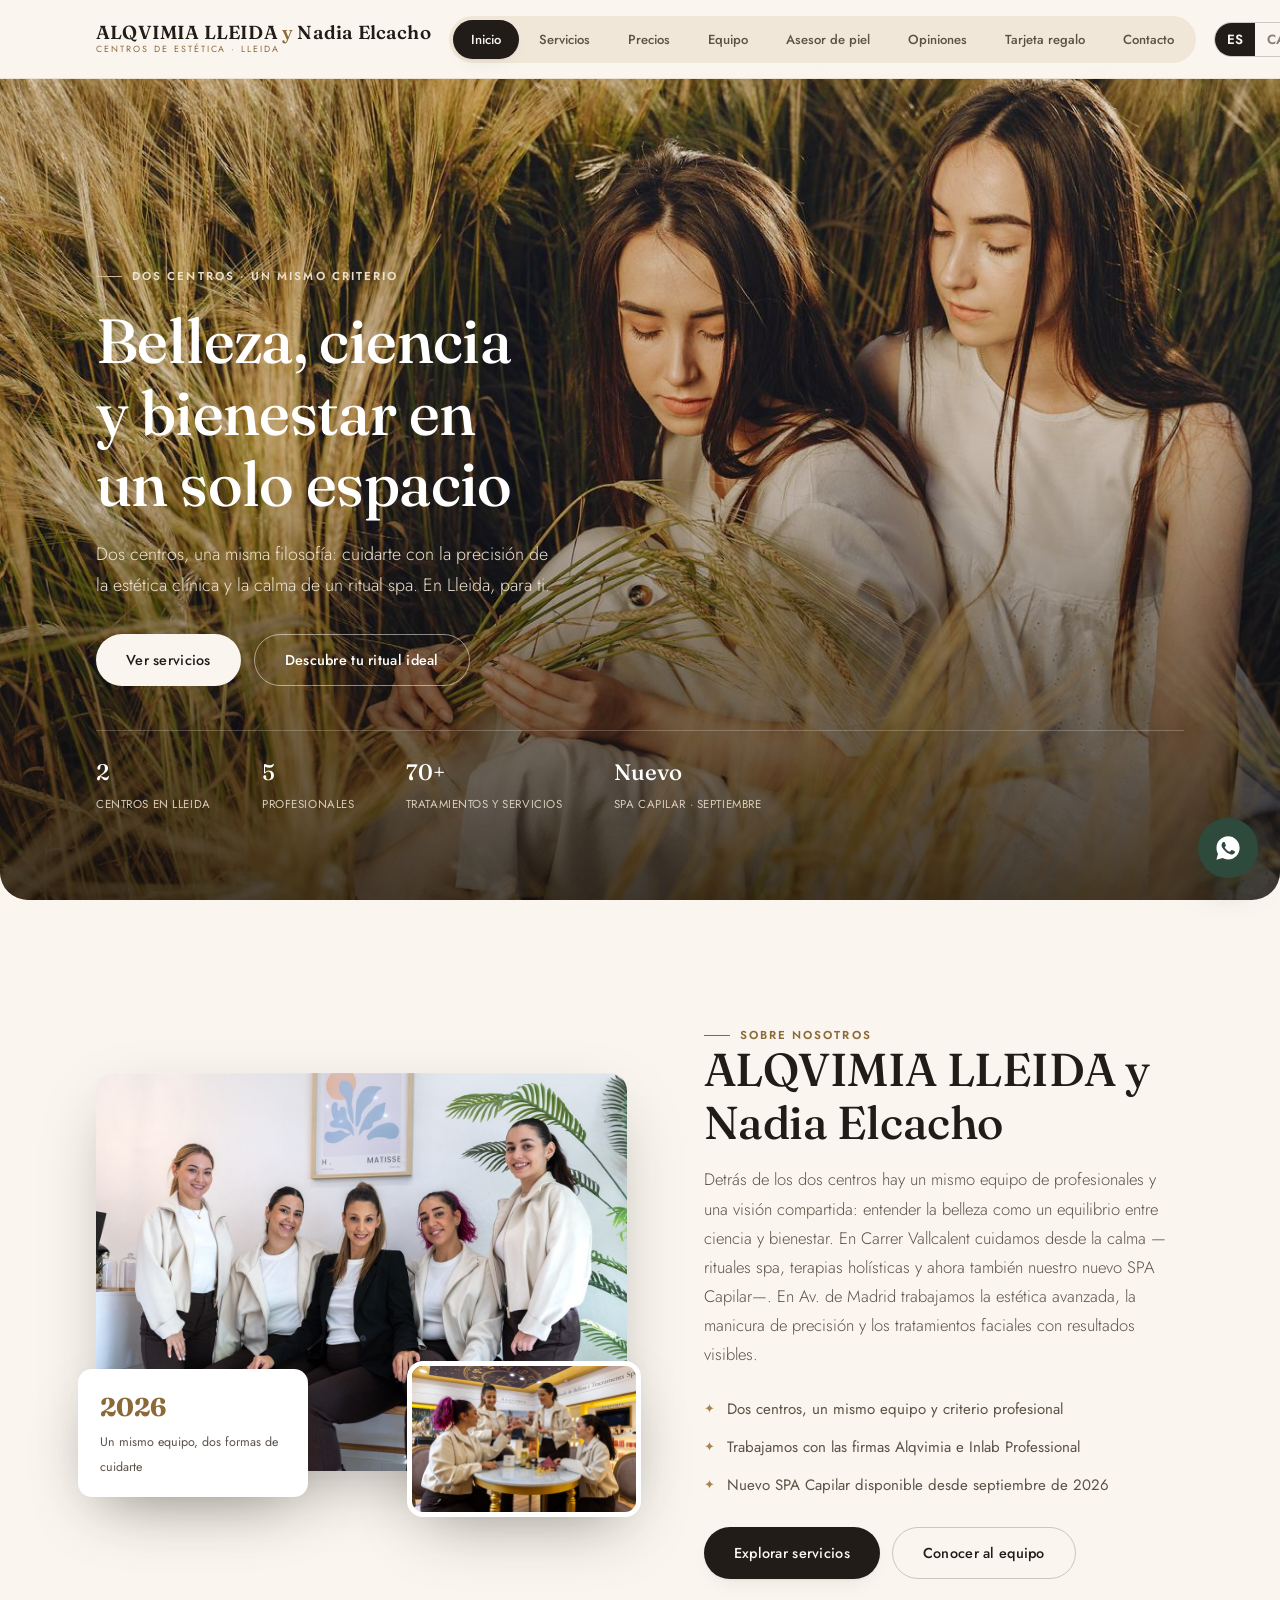
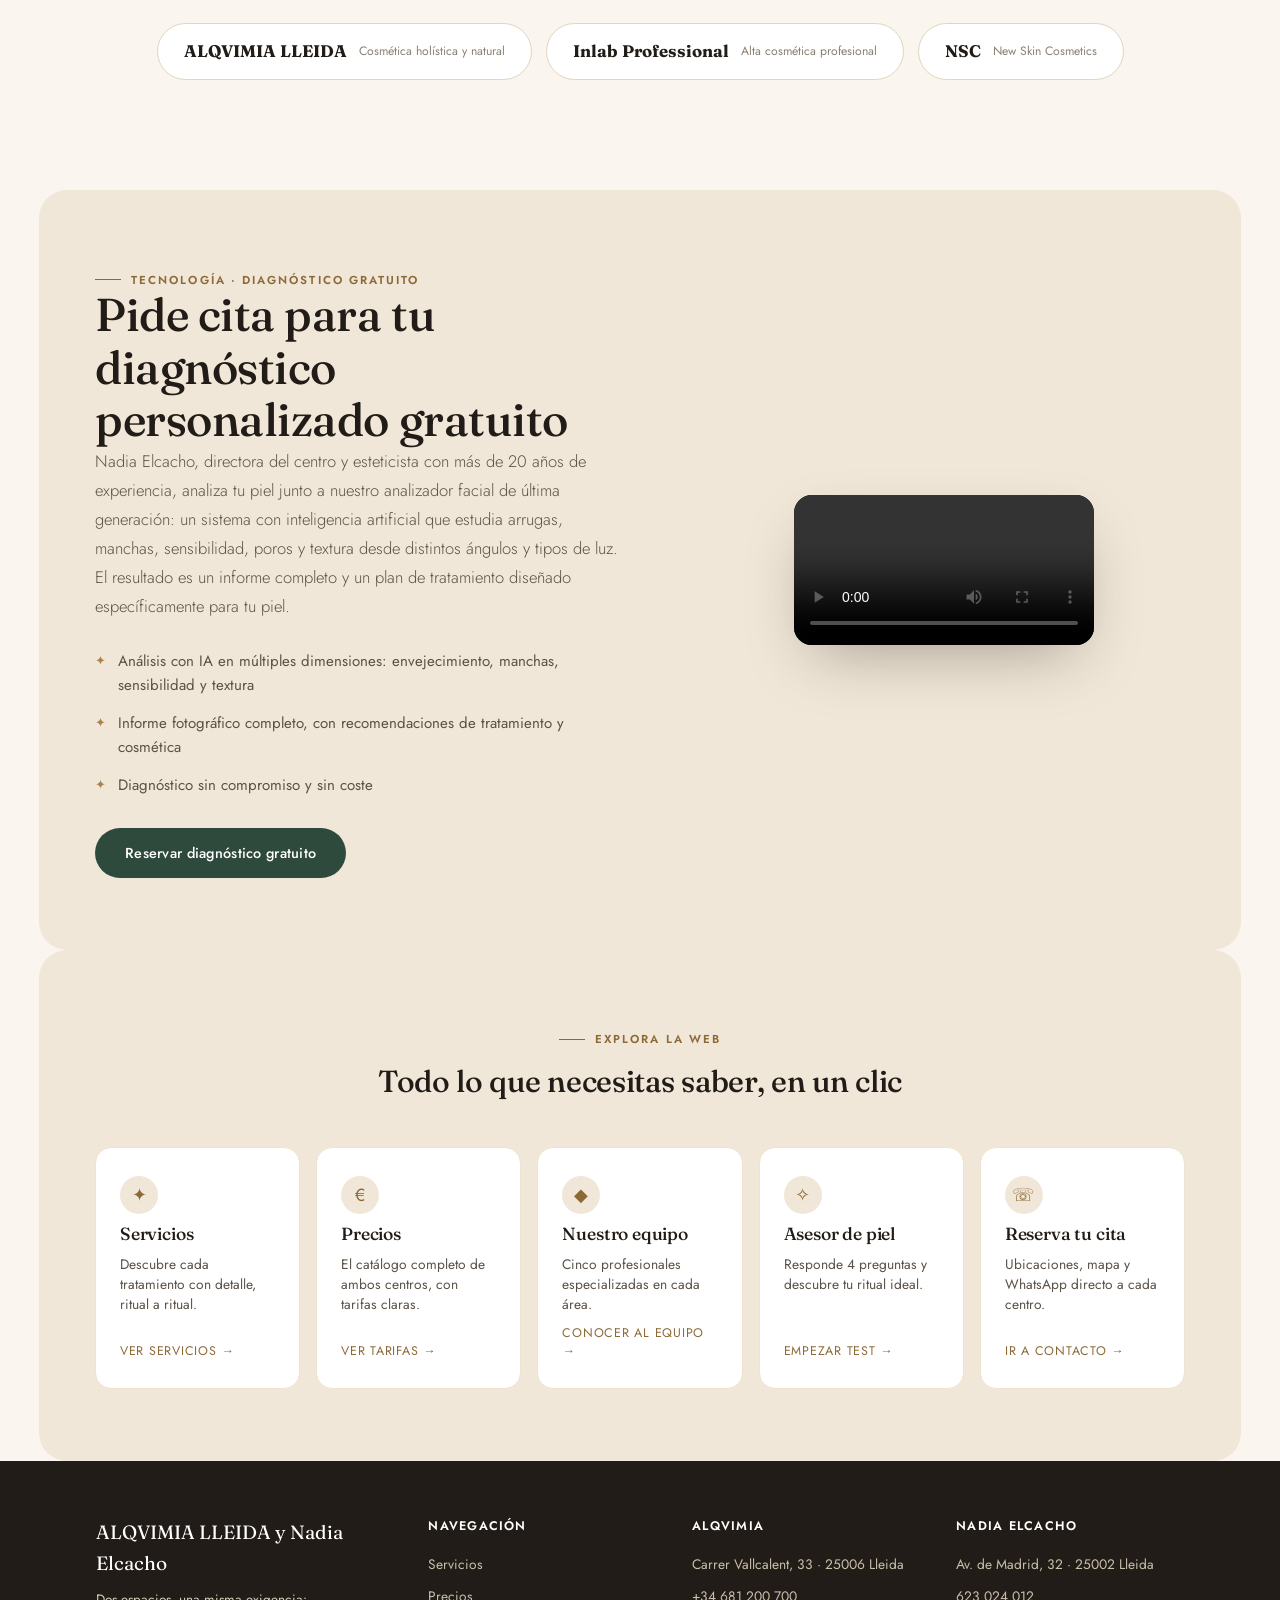
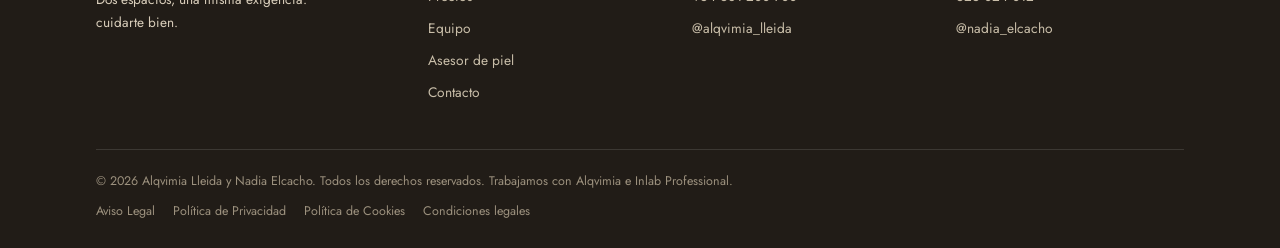
<file: index.html>
<!doctype html>
<html lang="es" data-lang="es" data-page="inicio">
<head>
<meta charset="UTF-8">
<meta name="viewport" content="width=device-width, initial-scale=1, viewport-fit=cover">
<title>Alqvimia Lleida · Nadia Elcacho — Centros de estética en Lleida</title>
<meta name="description" content="Centros de estética en Lleida: tratamientos avanzados, manicura, spa y terapias holísticas. Descubre tu piel con nuestra asesora y reserva por WhatsApp.">
<meta property="og:title" content="Alqvimia Lleida · Nadia Elcacho — Centros de estética en Lleida">
<meta property="og:description" content="Estética avanzada, manicura, rituales spa y terapias holísticas en dos centros de Lleida.">
<meta property="og:type" content="website">
<link rel="icon" href="data:image/svg+xml,%3Csvg xmlns='http://www.w3.org/2000/svg' viewBox='0 0 100 100'%3E%3Ctext y='.85em' font-size='90'%3E%E2%9C%A6%3C/text%3E%3C/svg%3E">
<link rel="preconnect" href="https://fonts.googleapis.com">
<link rel="preconnect" href="https://fonts.gstatic.com" crossorigin>
<link href="https://fonts.googleapis.com/css2?family=Fraunces:ital,opsz,wght@0,9..144,300;0,9..144,400;0,9..144,500;0,9..144,600;0,9..144,700;1,9..144,400;1,9..144,500&family=Jost:wght@300;400;500;600;700&family=Alex+Brush&display=swap" rel="stylesheet">
<script type="application/ld+json">
{"@context":"https://schema.org","@graph":[
{"@type":"BeautySalon","name":"Alqvimia Lleida","telephone":"+34681200700","email":"alqvimia.nadia@gmail.com","address":{"@type":"PostalAddress","streetAddress":"Carrer Vallcalent, 33","postalCode":"25006","addressLocality":"Lleida","addressCountry":"ES"},"sameAs":["https://www.instagram.com/alqvimia_lleida"]},
{"@type":"BeautySalon","name":"Nàdia Elcacho — Beauty & Skincare Expert","telephone":"+34623024012","email":"alqvimia.nadia@gmail.com","address":{"@type":"PostalAddress","streetAddress":"Av. de Madrid, 32","postalCode":"25002","addressLocality":"Lleida","addressCountry":"ES"},"sameAs":["https://www.instagram.com/nadia_elcacho_estetica"]}
]}
</script>
<link rel="stylesheet" href="css/base.css">
<link rel="stylesheet" href="css/header.css">
<link rel="stylesheet" href="css/hero.css">
<link rel="stylesheet" href="css/about.css">
<link rel="stylesheet" href="css/diagnostico.css">
<link rel="stylesheet" href="css/quick-links.css">
<link rel="stylesheet" href="css/services.css">
<link rel="stylesheet" href="css/team.css">
<link rel="stylesheet" href="css/quiz.css">
<link rel="stylesheet" href="css/testimonials.css">
<link rel="stylesheet" href="css/gift-card.css">
<link rel="stylesheet" href="css/legal.css">
<link rel="stylesheet" href="css/contact.css">
<link rel="stylesheet" href="css/footer.css">
<link rel="stylesheet" href="css/wa-float.css">
</head>
<body>
<noscript>Esta web necesita JavaScript activado para funcionar correctamente. / Aquesta web necessita JavaScript activat per funcionar correctament.</noscript>

<!-- ============ HEADER ============ -->
<header id="site-header">
  <div class="container nav-row">
    <button class="brandmark" data-goto="inicio" style="text-align:left">
      <span class="b1 i18n-es">ALQVIMIA LLEIDA <span style="color:var(--gold-deep)">y</span> Nadia Elcacho</span>
      <span class="b1 i18n-ca">ALQVIMIA LLEIDA <span style="color:var(--gold-deep)">i</span> Nadia Elcacho</span>
      <span class="b2 i18n-es">Centros de estética · Lleida</span>
      <span class="b2 i18n-ca">Centres d'estètica · Lleida</span>
    </button>

    <nav class="page-tabs" role="tablist" aria-label="Secciones">
      <button data-goto="inicio" class="active"><span class="i18n-es">Inicio</span><span class="i18n-ca">Inici</span></button>
      <button data-goto="servicios"><span class="i18n-es">Servicios</span><span class="i18n-ca">Serveis</span></button>
      <button data-goto="precios"><span class="i18n-es">Precios</span><span class="i18n-ca">Preus</span></button>
      <button data-goto="profesionales"><span class="i18n-es">Equipo</span><span class="i18n-ca">Equip</span></button>
      <button data-goto="asesor"><span class="i18n-es">Asesor de piel</span><span class="i18n-ca">Assessora</span></button>
      <button data-goto="opiniones"><span class="i18n-es">Opiniones</span><span class="i18n-ca">Opinions</span></button>
      <button data-goto="regalo"><span class="i18n-es">Tarjeta regalo</span><span class="i18n-ca">Targeta regal</span></button>
      <button data-goto="contacto"><span class="i18n-es">Contacto</span><span class="i18n-ca">Contacte</span></button>
    </nav>

    <div class="nav-right">
      <div class="lang-toggle" role="group" aria-label="Idioma / Llengua">
        <button type="button" data-set-lang="es" class="active">ES</button>
        <button type="button" data-set-lang="ca">CA</button>
      </div>
      <button class="btn btn-primary btn-sm" data-goto="contacto" style="display:inline-flex">
        <span class="i18n-es">Reservar cita</span><span class="i18n-ca">Reservar cita</span>
      </button>
      <button class="burger" id="burger-btn" aria-label="Abrir menú" aria-expanded="false"><span></span><span></span><span></span></button>
    </div>
  </div>
</header>

<div id="mobile-menu">
  <button class="mm-close" id="mm-close" aria-label="Cerrar menú">✕</button>
  <button class="mm-link" data-goto="inicio"><span class="i18n-es">Inicio</span><span class="i18n-ca">Inici</span></button>
  <button class="mm-link" data-goto="servicios"><span class="i18n-es">Servicios</span><span class="i18n-ca">Serveis</span></button>
  <button class="mm-link" data-goto="precios"><span class="i18n-es">Precios</span><span class="i18n-ca">Preus</span></button>
  <button class="mm-link" data-goto="profesionales"><span class="i18n-es">Equipo</span><span class="i18n-ca">Equip</span></button>
  <button class="mm-link" data-goto="asesor"><span class="i18n-es">Asesor de piel</span><span class="i18n-ca">Assessora de pell</span></button>
  <button class="mm-link" data-goto="opiniones"><span class="i18n-es">Opiniones</span><span class="i18n-ca">Opinions</span></button>
  <button class="mm-link" data-goto="regalo"><span class="i18n-es">Tarjeta regalo</span><span class="i18n-ca">Targeta regal</span></button>
  <button class="mm-link" data-goto="contacto"><span class="i18n-es">Contacto</span><span class="i18n-ca">Contacte</span></button>
  <button class="btn btn-wa mm-wa" id="mm-wa-btn">
    <span class="i18n-es">Escríbenos por WhatsApp</span><span class="i18n-ca">Escriu-nos per WhatsApp</span>
  </button>
</div>

<main>

<!-- ======================================================
     PÁGINA 1 — INICIO
====================================================== -->
<section class="page active" id="page-inicio">
  <div id="hero">
    <div class="hero-bg"><img src="img/hero-inicio.jpg" alt="Dos mujeres entre espigas doradas, imagen de campaña Alqvimia" loading="eager" fetchpriority="high"></div>
    <div class="hero-scrim"></div>
    <div class="container hero-inner">
      <p class="eyebrow hero-tag i18n-es">Dos centros · Un mismo criterio</p>
      <p class="eyebrow hero-tag i18n-ca">Dos centres · Un mateix criteri</p>
      <h1 class="i18n-es">Belleza, ciencia y bienestar en un solo espacio</h1>
      <h1 class="i18n-ca">Bellesa, ciència i benestar en un sol espai</h1>
      <p class="hero-sub i18n-es">Dos centros, una misma filosofía: cuidarte con la precisión de la estética clínica y la calma de un ritual spa. En Lleida, para ti.</p>
      <p class="hero-sub i18n-ca">Dos centres, una mateixa filosofia: cuidar-te amb la precisió de l'estètica clínica i la calma d'un ritual spa. A Lleida, per a tu.</p>
      <div class="hero-ctas">
        <button class="btn btn-light" data-goto="servicios"><span class="i18n-es">Ver servicios</span><span class="i18n-ca">Veure serveis</span></button>
        <button class="btn btn-ghost" style="border-color:rgba(255,255,255,.5);color:#fff" data-goto="asesor"><span class="i18n-es">Descubre tu ritual ideal</span><span class="i18n-ca">Descobreix el teu ritual ideal</span></button>
      </div>
      <div class="hero-meta">
        <div><strong>2</strong><span class="i18n-es">Centros en Lleida</span><span class="i18n-ca">Centres a Lleida</span></div>
        <div><strong>5</strong><span class="i18n-es">Profesionales</span><span class="i18n-ca">Professionals</span></div>
        <div><strong>70+</strong><span class="i18n-es">Tratamientos y servicios</span><span class="i18n-ca">Tractaments i serveis</span></div>
        <div><strong class="i18n-es">Nuevo</strong><strong class="i18n-ca">Nou</strong><span class="i18n-es">SPA Capilar · Septiembre</span><span class="i18n-ca">SPA Capil·lar · Setembre</span></div>
      </div>
    </div>
  </div>

  <!-- SOBRE NOSOTROS -->
  <div class="container pad">
    <div class="about-grid">
      <div class="about-photo reveal">
        <img class="about-main" src="img/equipo-grupo.jpg" alt="El equipo de Alqvimia Lleida y Nadia Elcacho" loading="lazy" width="1400" height="934">
        <img class="about-inset" src="img/equipo-alqvimia.jpg" alt="El equipo en el centro Alqvimia Lleida" loading="lazy" width="900" height="600">
        <div class="about-badge">
          <strong>2026</strong>
          <span class="i18n-es">Un mismo equipo, dos formas de cuidarte</span>
          <span class="i18n-ca">Un mateix equip, dues maneres de cuidar-te</span>
        </div>
      </div>
      <div class="about-copy reveal">
        <p class="eyebrow i18n-es">Sobre nosotros</p>
        <p class="eyebrow i18n-ca">Sobre nosaltres</p>
        <h2 class="h-lg i18n-es">ALQVIMIA LLEIDA y Nadia Elcacho</h2>
        <h2 class="h-lg i18n-ca">ALQVIMIA LLEIDA i Nadia Elcacho</h2>
        <p class="lede i18n-es">Detrás de los dos centros hay un mismo equipo de profesionales y una visión compartida: entender la belleza como un equilibrio entre ciencia y bienestar. En Carrer Vallcalent cuidamos desde la calma —rituales spa, terapias holísticas y ahora también nuestro nuevo SPA Capilar—. En Av. de Madrid trabajamos la estética avanzada, la manicura de precisión y los tratamientos faciales con resultados visibles.</p>
        <p class="lede i18n-ca">Darrere dels dos centres hi ha un mateix equip de professionals i una visió compartida: entendre la bellesa com un equilibri entre ciència i benestar. Al carrer Vallcalent cuidem des de la calma —rituals spa, teràpies holístiques i ara també el nostre nou SPA Capil·lar—. A l'Av. de Madrid treballem l'estètica avançada, la manicura de precisió i els tractaments facials amb resultats visibles.</p>
        <ul class="about-list">
          <li><span class="i18n-es">Dos centros, un mismo equipo y criterio profesional</span><span class="i18n-ca">Dos centres, un mateix equip i criteri professional</span></li>
          <li><span class="i18n-es">Trabajamos con las firmas Alqvimia e Inlab Professional</span><span class="i18n-ca">Treballem amb les firmes Alqvimia i Inlab Professional</span></li>
          <li><span class="i18n-es">Nuevo SPA Capilar disponible desde septiembre de 2026</span><span class="i18n-ca">Nou SPA Capil·lar disponible des de setembre de 2026</span></li>
        </ul>
        <div style="margin-top:30px;display:flex;gap:12px;flex-wrap:wrap">
          <button class="btn btn-primary" data-goto="servicios"><span class="i18n-es">Explorar servicios</span><span class="i18n-ca">Explorar serveis</span></button>
          <button class="btn btn-ghost" data-goto="profesionales"><span class="i18n-es">Conocer al equipo</span><span class="i18n-ca">Conèixer l'equip</span></button>
        </div>
      </div>
    </div>

    <div class="brand-strip reveal">
      <div class="brand-pill"><strong>ALQVIMIA LLEIDA</strong><span class="i18n-es">Cosmética holística y natural</span><span class="i18n-ca">Cosmètica holística i natural</span></div>
      <div class="brand-pill"><strong>Inlab Professional</strong><span class="i18n-es">Alta cosmética profesional</span><span class="i18n-ca">Alta cosmètica professional</span></div>
      <div class="brand-pill"><strong>NSC</strong><span>New Skin Cosmetics</span></div>
    </div>
  </div>

  <!-- DIAGNÓSTICO GRATUITO -->
  <div class="container pad-sm diag-section">
    <div class="diag-grid">
      <div class="diag-copy reveal">
        <p class="eyebrow i18n-es">Tecnología · Diagnóstico gratuito</p>
        <p class="eyebrow i18n-ca">Tecnologia · Diagnòstic gratuït</p>
        <h2 class="h-lg i18n-es">Pide cita para tu diagnóstico personalizado gratuito</h2>
        <h2 class="h-lg i18n-ca">Demana cita per al teu diagnòstic personalitzat gratuït</h2>
        <p class="lede i18n-es">Nadia Elcacho, directora del centro y esteticista con más de 20 años de experiencia, analiza tu piel junto a nuestro analizador facial de última generación: un sistema con inteligencia artificial que estudia arrugas, manchas, sensibilidad, poros y textura desde distintos ángulos y tipos de luz. El resultado es un informe completo y un plan de tratamiento diseñado específicamente para tu piel.</p>
        <p class="lede i18n-ca">Nadia Elcacho, directora del centre i esteticista amb més de 20 anys d'experiència, analitza la teva pell juntament amb el nostre analitzador facial d'última generació: un sistema amb intel·ligència artificial que estudia arrugues, taques, sensibilitat, porus i textura des de diferents angles i tipus de llum. El resultat és un informe complet i un pla de tractament dissenyat específicament per a la teva pell.</p>
        <ul class="diag-facts">
          <li><span class="i18n-es">Análisis con IA en múltiples dimensiones: envejecimiento, manchas, sensibilidad y textura</span><span class="i18n-ca">Anàlisi amb IA en múltiples dimensions: envelliment, taques, sensibilitat i textura</span></li>
          <li><span class="i18n-es">Informe fotográfico completo, con recomendaciones de tratamiento y cosmética</span><span class="i18n-ca">Informe fotogràfic complet, amb recomanacions de tractament i cosmètica</span></li>
          <li><span class="i18n-es">Diagnóstico sin compromiso y sin coste</span><span class="i18n-ca">Diagnòstic sense compromís i sense cost</span></li>
        </ul>
        <button class="btn btn-wa" data-wa="nadia" data-wa-msg="diagnostico"><span class="i18n-es">Reservar diagnóstico gratuito</span><span class="i18n-ca">Reservar diagnòstic gratuït</span></button>
      </div>
      <div class="diag-video reveal">
        <video src="video/diagnostico-piel.mp4" controls playsinline preload="metadata"></video>
      </div>
    </div>
  </div>

  <!-- ACCESOS RÁPIDOS -->
  <div class="container pad-sm alt-bg" style="border-radius:28px;margin-inline:auto;max-width:calc(var(--container) + 2px)">
    <div class="section-head center">
      <p class="eyebrow i18n-es">Explora la web</p>
      <p class="eyebrow i18n-ca">Explora la web</p>
      <h2 class="h-md i18n-es">Todo lo que necesitas saber, en un clic</h2>
      <h2 class="h-md i18n-ca">Tot el que necessites saber, en un clic</h2>
    </div>
    <div class="quick-grid stagger">
      <button class="quick-card reveal" data-goto="servicios">
        <div class="qc-ico">✦</div>
        <h3 class="i18n-es">Servicios</h3><h3 class="i18n-ca">Serveis</h3>
        <p class="i18n-es">Descubre cada tratamiento con detalle, ritual a ritual.</p>
        <p class="i18n-ca">Descobreix cada tractament amb detall, ritual a ritual.</p>
        <span class="qc-arrow i18n-es">Ver servicios →</span><span class="qc-arrow i18n-ca">Veure serveis →</span>
      </button>
      <button class="quick-card reveal" data-goto="precios">
        <div class="qc-ico">€</div>
        <h3 class="i18n-es">Precios</h3><h3 class="i18n-ca">Preus</h3>
        <p class="i18n-es">El catálogo completo de ambos centros, con tarifas claras.</p>
        <p class="i18n-ca">El catàleg complet de tots dos centres, amb tarifes clares.</p>
        <span class="qc-arrow i18n-es">Ver tarifas →</span><span class="qc-arrow i18n-ca">Veure tarifes →</span>
      </button>
      <button class="quick-card reveal" data-goto="profesionales">
        <div class="qc-ico">◆</div>
        <h3 class="i18n-es">Nuestro equipo</h3><h3 class="i18n-ca">El nostre equip</h3>
        <p class="i18n-es">Cinco profesionales especializadas en cada área.</p>
        <p class="i18n-ca">Cinc professionals especialitzades en cada àrea.</p>
        <span class="qc-arrow i18n-es">Conocer al equipo →</span><span class="qc-arrow i18n-ca">Conèixer l'equip →</span>
      </button>
      <button class="quick-card reveal" data-goto="asesor">
        <div class="qc-ico">✧</div>
        <h3 class="i18n-es">Asesor de piel</h3><h3 class="i18n-ca">Assessora de pell</h3>
        <p class="i18n-es">Responde 4 preguntas y descubre tu ritual ideal.</p>
        <p class="i18n-ca">Respon 4 preguntes i descobreix el teu ritual ideal.</p>
        <span class="qc-arrow i18n-es">Empezar test →</span><span class="qc-arrow i18n-ca">Començar test →</span>
      </button>
      <button class="quick-card reveal" data-goto="contacto">
        <div class="qc-ico">☏</div>
        <h3 class="i18n-es">Reserva tu cita</h3><h3 class="i18n-ca">Reserva la teva cita</h3>
        <p class="i18n-es">Ubicaciones, mapa y WhatsApp directo a cada centro.</p>
        <p class="i18n-ca">Ubicacions, mapa i WhatsApp directe a cada centre.</p>
        <span class="qc-arrow i18n-es">Ir a contacto →</span><span class="qc-arrow i18n-ca">Anar a contacte →</span>
      </button>
    </div>
  </div>
</section>

<!-- ======================================================
     PÁGINA 2 — SERVICIOS
====================================================== -->
<section class="page" id="page-servicios">
  <div class="container pad">
    <div class="section-head">
      <p class="eyebrow i18n-es">Nuestros tratamientos</p>
      <p class="eyebrow i18n-ca">Els nostres tractaments</p>
      <h1 class="h-lg i18n-es">Servicios</h1>
      <h1 class="h-lg i18n-ca">Serveis</h1>
      <p class="lede i18n-es">Conoce cada tratamiento en detalle antes de reservar. Si ya sabes lo que buscas, consulta directamente la página de <button class="link-inline" data-goto="precios">Precios</button>.</p>
      <p class="lede i18n-ca">Coneix cada tractament amb detall abans de reservar. Si ja saps què busques, consulta directament la pàgina de <button class="link-inline" data-goto="precios">Preus</button>.</p>
    </div>

    <div class="svc-tabgroup">
    <div class="center-tabs" role="tablist">
      <button class="center-tab alq active" data-center="alqvimia"><span class="dot"></span><span><strong>ALQVIMIA</strong><br><span class="i18n-es">Spa · rituales · bienestar</span><span class="i18n-ca">Spa · rituals · benestar</span></span></button>
      <button class="center-tab nad" data-center="nadia"><span class="dot"></span><span><strong>Nadia Elcacho</strong><br><span class="i18n-es">Estética avanzada · manicura</span><span class="i18n-ca">Estètica avançada · manicura</span></span></button>
    </div>

    <!-- ================= PANEL ALQVIMIA ================= -->
    <div class="svc-panel active" data-panel="alqvimia" id="servicios-panel-alqvimia">
      <div class="svc-intro">
        <div>
          <h2 class="h-md">ALQVIMIA</h2>
          <p class="i18n-es" style="color:var(--ink-soft);font-size:.92rem">Carrer Vallcalent, 33 · 25006 Lleida</p>
          <p class="i18n-ca" style="color:var(--ink-soft);font-size:.92rem">Carrer Vallcalent, 33 · 25006 Lleida</p>
        </div>
        <div class="svc-contact-mini">
          <span>+34 681 200 700</span>
          <a href="https://instagram.com/alqvimia_lleida" target="_blank" rel="noopener">@alqvimia_lleida</a>
        </div>
      </div>

      <p class="svc-cat-intro i18n-es">Una sesión en la que aunamos el tratamiento facial, corporal y energético-emocional en un espacio para cuidarte y sentirte a ti misma. Los rituales de Alqvimia son una auténtica experiencia sensorial que te transportará a un lugar dentro de ti donde tal vez jamás habías estado.</p>
      <p class="svc-cat-intro i18n-ca">Una sessió en què unim el tractament facial, corporal i energètic-emocional en un espai per cuidar-te i sentir-te tu mateixa. Els rituals d'Alqvimia són una autèntica experiència sensorial que et transportarà a un lloc dins teu on potser mai no havies estat.</p>

      <div class="cat-accordion">

        <div class="cat">
          <button class="cat-head"><div><h4 class="i18n-es">Rituales · facial y corporal</h4><h4 class="i18n-ca">Rituals · facial i corporal</h4><span class="cat-note i18n-es">Experiencias completas de spa, 90 minutos</span><span class="cat-note i18n-ca">Experiències completes d'spa, 90 minuts</span></div><span class="chev">+</span></button>
          <div class="cat-body"><div class="cat-body-inner">

            <div class="svc-desc-item">
              <div class="sdi-head"><h5 class="i18n-es">Ritual reina de Egipto</h5><h5 class="i18n-ca">Ritual reina d'Egipte</h5><span class="dur">90 min</span></div>
              <p class="i18n-es">Mereces sentirte como una reina. Este ritual de belleza, realizado a base de sales y barros del Mar Muerto, con fragancias exóticas y suaves matices de incienso y mirra, rejuvenece tu piel devolviéndole su belleza y atractivo natural, reforzando tu autoestima y tu fuerza interior. Déjate seducir por un aroma enigmático, inspirado en la reina Cleopatra, una de las mujeres más fascinantes de la historia.</p>
              <p class="i18n-ca">Et mereixes sentir-te com una reina. Aquest ritual de bellesa, fet a base de sals i fangs del Mar Mort, amb fragàncies exòtiques i suaus matisos d'encens i mirra, rejoveneix la teva pell tot retornant-li la seva bellesa i atractiu natural, reforçant la teva autoestima i la teva força interior. Deixa't seduir per una aroma enigmàtica, inspirada en la reina Cleòpatra, una de les dones més fascinants de la història.</p>
            </div>

            <div class="svc-desc-item">
              <div class="sdi-head"><h5 class="i18n-es">Ritual diosas</h5><h5 class="i18n-ca">Ritual deesses</h5><span class="dur">90 min</span></div>
              <p class="i18n-es">Un recorrido sensorial dedicado a las distintas facetas de la feminidad, combinando técnicas de masaje ritual, aceites preciosos y un ceremonial de aromas que despierta la conexión con tu propia esencia. Sales, texturas cálidas y un ritmo pausado para salir transformada, ligera y profundamente conectada contigo misma.</p>
              <p class="i18n-ca">Un recorregut sensorial dedicat a les diferents facetes de la feminitat, combinant tècniques de massatge ritual, olis preciosos i un cerimonial d'aromes que desperta la connexió amb la teva pròpia essència. Sals, textures càlides i un ritme pausat per sortir-ne transformada, lleugera i profundament connectada amb tu mateixa.</p>
            </div>

            <div class="svc-desc-item">
              <div class="sdi-head"><h5 class="i18n-es">Ritual alegría con cítricos</h5><h5 class="i18n-ca">Ritual alegria amb cítrics</h5><span class="dur">90 min</span></div>
              <p class="i18n-es">Este ritual invita a sumergir tu cuerpo y tu mente en un reino de perfumes estimulantes, sensaciones puras y texturas exclusivas para encontrar una serenidad y un bienestar total. Basado en las propiedades vitalizantes de las frutas, este tratamiento facial y corporal hidrata, regenera y reequilibra la piel, tonificando y nutriendo en profundidad.</p>
              <p class="i18n-ca">Aquest ritual convida a submergir el teu cos i la teva ment en un regne de perfums estimulants, sensacions pures i textures exclusives per trobar una serenitat i un benestar total. Basat en les propietats vitalitzants de les fruites, aquest tractament facial i corporal hidrata, regenera i reequilibra la pell, tonificant i nodrint en profunditat.</p>
            </div>

            <div class="svc-desc-item">
              <div class="sdi-head"><h5>Eternal Youth <span class="i18n-es">(pro-aging)</span><span class="i18n-ca">(pro-aging)</span></h5><span class="dur">90 min</span></div>
              <p class="i18n-es">La juventud es un estado del alma. Este exclusivo y lujoso ritual combina técnicas de masaje oriental, la poderosa luz del cuarzo blanco y las efectivas propiedades de nuestra gama Eternal Youth para conseguir la armonía holística de cuerpo, mente y espíritu. Desde la primera sesión sentirás la luz, la verás en tu rostro y en tu piel, y la irradiarás a tu alrededor.</p>
              <p class="i18n-ca">La joventut és un estat de l'ànima. Aquest exclusiu i luxós ritual combina tècniques de massatge oriental, la poderosa llum del quars blanc i les efectives propietats de la nostra gamma Eternal Youth per aconseguir l'harmonia holística de cos, ment i esperit. Des de la primera sessió sentiràs la llum, la veuràs al teu rostre i a la teva pell, i la irradiaràs al teu voltant.</p>
            </div>

            <div class="svc-desc-item">
              <div class="sdi-head"><h5 class="i18n-es">Oasis de serenidad</h5><h5 class="i18n-ca">Oasi de serenitat</h5><span class="dur">90 min</span></div>
              <p class="i18n-es">Reconecta con la agradable sensación de paz y relajación profunda que olvidamos a menudo. Este ritual combina un tratamiento corporal anti-estrés, un tratamiento facial nutritivo e hidratante y el equilibrio energético de la mano de los cuencos tibetanos, para recuperar la armonía interior y conectar con tu propio ritmo vital.</p>
              <p class="i18n-ca">Reconnecta amb l'agradable sensació de pau i relaxació profunda que sovint oblidem. Aquest ritual combina un tractament corporal antiestrès, un tractament facial nutritiu i hidratant i l'equilibri energètic de la mà dels bols tibetans, per recuperar l'harmonia interior i connectar amb el teu propi ritme vital.</p>
            </div>

            <div class="svc-desc-item">
              <div class="sdi-head"><h5>Mother to be</h5><span class="dur">90 min</span></div>
              <p class="i18n-es">Ritual especializado para mujeres embarazadas. Nuestro objetivo es evitar molestias físicas, relajar el sistema nervioso y prevenir la aparición de estrías, aportando elasticidad a la piel e hidratándola en profundidad.</p>
              <p class="i18n-ca">Ritual especialitzat per a dones embarassades. El nostre objectiu és evitar molèsties físiques, relaxar el sistema nerviós i prevenir l'aparició d'estries, aportant elasticitat a la pell i hidratant-la en profunditat.</p>
            </div>

            <div class="svc-desc-item">
              <div class="sdi-head"><h5>Ritual Holistic Harmony <span class="i18n-es">(novedad)</span><span class="i18n-ca">(novetat)</span></h5><span class="dur">90 min</span></div>
              <p class="i18n-es">Nuestra incorporación más reciente a la carta de rituales: una experiencia que unifica trabajo corporal, facial y energético bajo un mismo hilo conductor, el equilibrio. Pensado para quienes buscan algo más que relax puntual — una recalibración completa de cuerpo y mente en una sola sesión.</p>
              <p class="i18n-ca">La nostra incorporació més recent a la carta de rituals: una experiència que unifica treball corporal, facial i energètic sota un mateix fil conductor, l'equilibri. Pensat per a qui busca alguna cosa més que relax puntual — una recalibració completa de cos i ment en una sola sessió.</p>
            </div>

            <div class="svc-desc-item">
              <div class="sdi-head"><h5 class="i18n-es">Ritual alma de las flores</h5><h5 class="i18n-ca">Ritual ànima de les flors</h5><span class="dur">90 min</span></div>
              <p class="i18n-es">Inspirado en las flores más femeninas, con este ritual cambiarás tu manera de caminar por la vida. Te sentirás más bonita, más sensual, más vital, más creativa… te querrás más y estarás más segura de ti misma. Déjate seducir por el aroma de la rosa, el jazmín y el neroli y reconecta con tu esencia femenina.</p>
              <p class="i18n-ca">Inspirat en les flors més femenines, amb aquest ritual canviaràs la teva manera de caminar per la vida. Et sentiràs més bonica, més sensual, més vital, més creativa… t'estimaràs més i estaràs més segura de tu mateixa. Deixa't seduir per l'aroma de la rosa, el gessamí i el neroli i reconnecta amb la teva essència femenina.</p>
            </div>

            <div class="svc-desc-item">
              <div class="sdi-head"><h5 class="i18n-es">Ritual el alma de las maderas</h5><h5 class="i18n-ca">Ritual l'ànima de les fustes</h5><span class="dur">90 min</span></div>
              <p class="i18n-es">Todo hombre tiene el potencial de transformarse y conectar con su energía más profunda, potenciando su poder masculino, su esencia y su magnetismo. Cuidaremos el rostro, el cuerpo y la mente en una experiencia que sacará a la luz toda tu autenticidad y poder de seducción.</p>
              <p class="i18n-ca">Tot home té el potencial de transformar-se i connectar amb la seva energia més profunda, potenciant el seu poder masculí, la seva essència i el seu magnetisme. Cuidarem el rostre, el cos i la ment en una experiència que traurà a la llum tota la teva autenticitat i poder de seducció.</p>
            </div>

          </div></div>
        </div>

        <div class="cat">
          <button class="cat-head"><div><h4 class="i18n-es">Masajes</h4><h4 class="i18n-ca">Massatges</h4><span class="cat-note i18n-es">Opción de abono 5+1 disponible</span><span class="cat-note i18n-ca">Opció d'abonament 5+1 disponible</span></div><span class="chev">+</span></button>
          <div class="cat-body"><div class="cat-body-inner">

            <div class="svc-desc-item">
              <div class="sdi-head"><h5 class="i18n-es">Aromaterapia Alqvímica</h5><h5 class="i18n-ca">Aromateràpia Alquímica</h5><span class="dur">75 min</span></div>
              <p class="i18n-es">Sentirse bien es imprescindible para disfrutar de una buena salud. Disfruta de este masaje personalizado con la combinación de aceites esenciales y vegetales testados y formulados al momento según tus necesidades físicas, mentales y emocionales, que reequilibrarán tu polaridad Yin o Yang.</p>
              <p class="i18n-ca">Sentir-se bé és imprescindible per gaudir d'una bona salut. Gaudeix d'aquest massatge personalitzat amb la combinació d'olis essencials i vegetals testats i formulats al moment segons les teves necessitats físiques, mentals i emocionals, que reequilibraran la teva polaritat Yin o Yang.</p>
            </div>

            <div class="svc-desc-item">
              <div class="sdi-head"><h5 class="i18n-es">Masaje corporal</h5><h5 class="i18n-ca">Massatge corporal</h5><span class="dur">60 min</span></div>
              <p class="i18n-es">Un masaje corporal completo de cuerpo entero, con aceites esenciales, pensado para liberar tensión y recuperar la sensación de ligereza.</p>
              <p class="i18n-ca">Un massatge corporal complet de cos sencer, amb olis essencials, pensat per alliberar tensió i recuperar la sensació de lleugeresa.</p>
            </div>

            <div class="svc-desc-item">
              <div class="sdi-head"><h5 class="i18n-es">Masaje localizado</h5><h5 class="i18n-ca">Massatge localitzat</h5><span class="dur">30 min</span></div>
              <p class="i18n-es">Un masaje breve centrado en una zona concreta —cervicales, espalda o piernas— para aliviar una molestia puntual sin necesidad de una sesión completa.</p>
              <p class="i18n-ca">Un massatge breu centrat en una zona concreta —cervicals, esquena o cames— per alleujar una molèstia puntual sense necessitat d'una sessió completa.</p>
            </div>

            <div class="svc-desc-item">
              <div class="sdi-head"><h5 class="i18n-es">Reflexología podal</h5><h5 class="i18n-ca">Reflexologia podal</h5><span class="dur">30 min</span></div>
              <p class="i18n-es">Un recorrido preciso por los puntos reflejos de tus pies que libera tensión acumulada en todo el cuerpo. Ideal para reconectar con tu equilibrio energético desde la base.</p>
              <p class="i18n-ca">Un recorregut precís pels punts reflexos dels teus peus que allibera tensió acumulada a tot el cos. Ideal per reconnectar amb el teu equilibri energètic des de la base.</p>
            </div>

          </div></div>
        </div>

        <div class="cat">
          <button class="cat-head"><div><h4 class="i18n-es">Test y terapias energéticas</h4><h4 class="i18n-ca">Test i teràpies energètiques</h4></div><span class="chev">+</span></button>
          <div class="cat-body"><div class="cat-body-inner">

            <div class="svc-desc-item">
              <div class="sdi-head"><h5 class="i18n-es">Moxa Alqvímica</h5><h5 class="i18n-ca">Moxa Alquímica</h5><span class="dur">30 min</span></div>
              <p class="i18n-es">El segundo chakra se sitúa en el bajo vientre: gobierna la creatividad, las emociones, la sensualidad y el sistema reproductor. Estimulamos esta zona potenciando la circulación y el correcto flujo de energía. Experimentarás una placentera sensación de calor, bienestar y confianza. Incluye testaje de chakras.</p>
              <p class="i18n-ca">El segon xakra se situa al baix ventre: governa la creativitat, les emocions, la sensualitat i el sistema reproductor. Estimulem aquesta zona potenciant la circulació i el correcte flux d'energia. Experimentaràs una plaent sensació de calor, benestar i confiança. Inclou testatge de xakres.</p>
            </div>

            <div class="svc-desc-item">
              <div class="sdi-head"><h5 class="i18n-es">Reequilibrio de chakras</h5><h5 class="i18n-ca">Reequilibri de xakres</h5><span class="dur">60 min</span></div>
              <p class="i18n-es">Eliminamos bloqueos físicos gracias al reequilibrio del cuerpo energético. Evaluamos los siete chakras y tratamos los desequilibrios a través de la aplicación de aceites esenciales.</p>
              <p class="i18n-ca">Eliminem bloquejos físics gràcies al reequilibri del cos energètic. Avaluem els set xakres i tractem els desequilibris mitjançant l'aplicació d'olis essencials.</p>
            </div>

          </div></div>
        </div>

        <div class="cat">
          <button class="cat-head"><div><h4 class="i18n-es">Tratamientos faciales</h4><h4 class="i18n-ca">Tractaments facials</h4></div><span class="chev">+</span></button>
          <div class="cat-body"><div class="cat-body-inner">

            <div class="svc-desc-item">
              <div class="sdi-head"><h5 class="i18n-es">Higiene facial</h5><h5 class="i18n-ca">Higiene facial</h5></div>
              <p class="i18n-es">La base de cualquier rutina de cuidado facial: limpieza en profundidad, exfoliación y extracción de impurezas para dejar la piel respirando y lista para absorber mejor cualquier tratamiento posterior.</p>
              <p class="i18n-ca">La base de qualsevol rutina de cura facial: neteja en profunditat, exfoliació i extracció d'impureses per deixar la pell respirant i preparada per absorbir millor qualsevol tractament posterior.</p>
            </div>

            <div class="svc-desc-item">
              <div class="sdi-head"><h5>Essentially Beautiful</h5></div>
              <p class="i18n-es">El rostro es el espejo del alma. Cada piel es diferente, y hasta conseguir el verdadero equilibrio a veces pasamos por diferentes fases. Durante tu tratamiento testamos tu piel en cada sesión, haciendo un seguimiento personalizado de la deshidratación, la carencia de lípidos, la congestión, la hipersensibilidad o la flacidez, según tu necesidad.</p>
              <p class="i18n-ca">El rostre és el mirall de l'ànima. Cada pell és diferent, i fins a aconseguir el veritable equilibri de vegades passem per diferents fases. Durant el teu tractament testem la teva pell a cada sessió, fent un seguiment personalitzat de la deshidratació, la manca de lípids, la congestió, la hipersensibilitat o la flaccidesa, segons la teva necessitat.</p>
            </div>

            <div class="svc-desc-item">
              <div class="sdi-head"><h5 class="i18n-es">Complemento para masaje facial</h5><h5 class="i18n-ca">Complement per al massatge facial</h5></div>
              <p class="i18n-es">Añade a tu tratamiento facial una técnica complementaria —guashas, maderoterapia o piedras de ónix— para potenciar la circulación, el efecto tensor y la sensación de relajación.</p>
              <p class="i18n-ca">Afegeix al teu tractament facial una tècnica complementària —guashes, maderoteràpia o pedres d'ònix— per potenciar la circulació, l'efecte tensor i la sensació de relaxació.</p>
            </div>

            <div class="svc-desc-item">
              <div class="sdi-head"><h5>Eternal Youth <span class="i18n-es">(pro-aging)</span><span class="i18n-ca">(pro-aging)</span></h5></div>
              <p class="i18n-es">El cuerpo humano, en esencia, tiende a la armonía, la salud y la perfección. Si le damos el cuidado que merece, responde regalándonos toda su juventud y luminosidad. Combinamos sustancias naturales, componentes marinos como el barro o las algas, elementos de la tierra como el cuarzo verde y el fuego de la moxa, todo ello trabajado con técnicas de masaje anti-aging específicas.</p>
              <p class="i18n-ca">El cos humà, en essència, tendeix a l'harmonia, la salut i la perfecció. Si li donem la cura que es mereix, respon regalant-nos tota la seva joventut i lluminositat. Combinem substàncies naturals, components marins com el fang o les algues, elements de la terra com el quars verd i el foc de la moxa, tot això treballat amb tècniques de massatge anti-aging específiques.</p>
            </div>

            <div class="svc-desc-item">
              <div class="sdi-head"><h5>Radiance Glow</h5></div>
              <p class="i18n-es">Una sesión centrada en devolver luminosidad a pieles apagadas o con exceso de estrés oxidativo, con un masaje de espalda incluido para que la desconexión sea total. Un extra de brillo natural, sin artificios.</p>
              <p class="i18n-ca">Una sessió centrada a retornar lluminositat a pells apagades o amb excés d'estrès oxidatiu, amb un massatge d'esquena inclòs perquè la desconnexió sigui total. Un extra de brillantor natural, sense artificis.</p>
            </div>

          </div></div>
        </div>

        <div class="cat">
          <button class="cat-head"><div><h4 class="i18n-es">Tratamientos corporales</h4><h4 class="i18n-ca">Tractaments corporals</h4></div><span class="chev">+</span></button>
          <div class="cat-body"><div class="cat-body-inner">

            <div class="svc-desc-item">
              <div class="sdi-head"><h5 class="i18n-es">Exfoliación Golden Glow</h5><h5 class="i18n-ca">Exfoliació Golden Glow</h5><span class="dur">45 min</span></div>
              <p class="i18n-es">Nuestra exfoliación corporal en su versión más luminosa, con activos que aportan un efecto iluminador inmediato a la piel. Ideal antes de un evento especial o simplemente para recuperar ese brillo saludable.</p>
              <p class="i18n-ca">La nostra exfoliació corporal en la seva versió més lluminosa, amb actius que aporten un efecte il·luminador immediat a la pell. Ideal abans d'un esdeveniment especial o simplement per recuperar aquesta brillantor saludable.</p>
            </div>

            <div class="svc-desc-item">
              <div class="sdi-head"><h5 class="i18n-es">Silueta con maderoterapia</h5><h5 class="i18n-ca">Silueta amb maderoteràpia</h5><span class="dur">90 min</span></div>
              <p class="i18n-es">Mediante el test de kinesiología personalizamos tu tratamiento y aplicamos las técnicas de maderoterapia y ventosas con activos como algas, sales y aceites depurativos para conseguir la silueta deseada.</p>
              <p class="i18n-ca">Mitjançant el test de kinesiologia personalitzem el teu tractament i apliquem les tècniques de maderoteràpia i ventoses amb actius com algues, sals i olis depuratius per aconseguir la silueta desitjada.</p>
            </div>

            <div class="svc-desc-item">
              <div class="sdi-head"><h5>Healthy Legs <span class="i18n-es">(embarazada)</span><span class="i18n-ca">(embarassada)</span></h5><span class="dur">45 min</span></div>
              <p class="i18n-es">Un tratamiento específico para el embarazo, pensado para aliviar la sensación de piernas cansadas sin ningún activo contraindicado. Tonifica, estimula la circulación y calma la pesadez con total seguridad.</p>
              <p class="i18n-ca">Un tractament específic per a l'embaràs, pensat per alleujar la sensació de cames cansades sense cap actiu contraindicat. Tonifica, estimula la circulació i calma la pesadesa amb total seguretat.</p>
            </div>

            <div class="svc-desc-item">
              <div class="sdi-head"><h5>Confort Legs</h5><span class="dur">45 min</span></div>
              <p class="i18n-es">Tratamiento creado para el completo bienestar de las piernas cansadas: tonifica los tejidos, estimula la circulación y calma la sensación de pesadez. La sinergia de aceites esenciales y activos específicos lo convierte en un potente activador del flujo energético y circulatorio.</p>
              <p class="i18n-ca">Tractament creat per al complet benestar de les cames cansades: tonifica els teixits, estimula la circulació i calma la sensació de pesadesa. La sinergia d'olis essencials i actius específics el converteix en un potent activador del flux energètic i circulatori.</p>
            </div>

          </div></div>
        </div>

        <div class="cat">
          <button class="cat-head"><div><h4 class="i18n-es">SPA Capilar <span style="color:var(--gold-deep)">· Novedad</span></h4><h4 class="i18n-ca">SPA Capil·lar <span style="color:var(--gold-deep)">· Novetat</span></h4><span class="cat-note i18n-es">Disponible desde septiembre de 2026</span><span class="cat-note i18n-ca">Disponible des de setembre de 2026</span></div><span class="chev">+</span></button>
          <div class="cat-body"><div class="cat-body-inner">

            <div class="svc-desc-item">
              <div class="sdi-head"><h5 class="i18n-es">Spa capilar Essencia</h5><h5 class="i18n-ca">Spa capil·lar Essència</h5><span class="dur">120 min</span></div>
              <p class="i18n-es">Nuestra gran novedad, disponible desde septiembre de 2026. Un ritual de cap a peus (de la cabeza a los pies): diagnóstico completo del cuero cabelludo, limpieza profunda, masaje capilar y corporal en una única experiencia completa.</p>
              <p class="i18n-ca">La nostra gran novetat, disponible des de setembre de 2026. Un ritual de cap a peus: diagnòstic complet del cuir cabellut, neteja profunda, massatge capil·lar i corporal en una única experiència completa.</p>
            </div>

            <div class="svc-desc-item">
              <div class="sdi-head"><h5 class="i18n-es">Spa capilar Aura</h5><h5 class="i18n-ca">Spa capil·lar Aura</h5><span class="dur">75 min</span></div>
              <p class="i18n-es">Tratamiento capilar y facial combinado: cuida el cuero cabelludo en profundidad y el rostro en la misma sesión, para una desconexión completa de cabeza a cara.</p>
              <p class="i18n-ca">Tractament capil·lar i facial combinat: cuida el cuir cabellut en profunditat i el rostre en la mateixa sessió, per a una desconnexió completa de cap a cara.</p>
            </div>

            <div class="svc-desc-item">
              <div class="sdi-head"><h5 class="i18n-es">Spa capilar Zen</h5><h5 class="i18n-ca">Spa capil·lar Zen</h5><span class="dur">45 min</span></div>
              <p class="i18n-es">Prueba el relax del spa capilar en formato exprés: diagnóstico, limpieza y masaje capilar diseñado para devolver salud, densidad y brillo al cabello desde la raíz.</p>
              <p class="i18n-ca">Prova el relax de l'spa capil·lar en format exprés: diagnòstic, neteja i massatge capil·lar dissenyat per retornar salut, densitat i brillantor al cabell des de l'arrel.</p>
            </div>

          </div></div>
        </div>

      </div>

      <p class="eyebrow i18n-es" style="margin:8px 0 -4px">Otros servicios</p>
      <p class="eyebrow i18n-ca" style="margin:8px 0 -4px">Altres serveis</p>

      <div class="cat-accordion">

        <div class="cat">
          <button class="cat-head"><div><h4 class="i18n-es">Tratamientos faciales avanzados</h4><h4 class="i18n-ca">Tractaments facials avançats</h4><span class="cat-note i18n-es">Diagnóstico personalizado en cada sesión</span><span class="cat-note i18n-ca">Diagnòstic personalitzat a cada sessió</span></div><span class="chev">+</span></button>
          <div class="cat-body"><div class="cat-body-inner">
            <p class="svc-cat-intro i18n-es">Todos nuestros tratamientos faciales están personalizados según las necesidades de tu piel para garantizar el máximo confort y resultados visibles desde la primera sesión. Pide cita para tu diagnóstico.</p>
            <p class="svc-cat-intro i18n-ca">Tots els nostres tractaments facials estan personalitzats segons les necessitats de la teva pell per garantir el màxim confort i resultats visibles des de la primera sessió. Demana cita per al teu diagnòstic.</p>

            <div class="svc-desc-item">
              <div class="sdi-head"><h5 class="i18n-es">Higiene profunda</h5><h5 class="i18n-ca">Higiene profunda</h5></div>
              <p class="i18n-es">Un paso más allá de la higiene facial clásica: mayor tiempo de trabajo en extracción y activos específicos para pieles con mayor grado de congestión o impurezas acumuladas.</p>
              <p class="i18n-ca">Un pas més enllà de la higiene facial clàssica: més temps de treball en extracció i actius específics per a pells amb un major grau de congestió o impureses acumulades.</p>
            </div>

            <div class="svc-desc-item">
              <div class="sdi-head"><h5>Vitamina C</h5></div>
              <p class="i18n-es">Un tratamiento antioxidante que ilumina, unifica el tono y protege la piel frente al daño ambiental diario. Ideal como refuerzo de luminosidad en cualquier época del año.</p>
              <p class="i18n-ca">Un tractament antioxidant que il·lumina, unifica el to i protegeix la pell davant el dany ambiental diari. Ideal com a reforç de lluminositat en qualsevol època de l'any.</p>
            </div>

            <div class="svc-desc-item">
              <div class="sdi-head"><h5 class="i18n-es">Peeling químico</h5><h5 class="i18n-ca">Peeling químic</h5></div>
              <p class="i18n-es">Renovación celular controlada mediante ácidos específicos según el objetivo de tu piel: tono, textura o luminosidad. El grado de intensidad se ajusta a tu diagnóstico.</p>
              <p class="i18n-ca">Renovació cel·lular controlada mitjançant àcids específics segons l'objectiu de la teva pell: to, textura o lluminositat. El grau d'intensitat s'ajusta al teu diagnòstic.</p>
            </div>

            <div class="svc-desc-item">
              <div class="sdi-head"><h5 class="i18n-es">Diathermia facial (radiofrecuencia)</h5><h5 class="i18n-ca">Diatèrmia facial (radiofreqüència)</h5></div>
              <p class="i18n-es">Calor controlado en profundidad que estimula la producción natural de colágeno, aportando firmeza y un efecto tensor progresivo en rostro y cuello.</p>
              <p class="i18n-ca">Calor controlada en profunditat que estimula la producció natural de col·lagen, aportant fermesa i un efecte tensor progressiu en rostre i coll.</p>
            </div>

          </div></div>
        </div>

        <div class="cat">
          <button class="cat-head"><div><h4 class="i18n-es">Depilación láser diodo</h4><h4 class="i18n-ca">Depilació làser díode</h4></div><span class="chev">+</span></button>
          <div class="cat-body"><div class="cat-body-inner">
            <p class="svc-cat-intro i18n-es">Depilación láser de diodo, la tecnología más eficaz para una reducción progresiva y duradera del vello. Trabajamos por abonos de 5+1 sesiones para maximizar el resultado, adaptando la potencia a cada tipo de piel y vello.</p>
            <p class="svc-cat-intro i18n-ca">Depilació làser de díode, la tecnologia més eficaç per a una reducció progressiva i duradora del pèl. Treballem per abonaments de 5+1 sessions per maximitzar el resultat, adaptant la potència a cada tipus de pell i pèl.</p>
          </div></div>
        </div>

        <div class="cat">
          <button class="cat-head"><div><h4 class="i18n-es">Cejas y pestañas</h4><h4 class="i18n-ca">Celles i pestanyes</h4></div><span class="chev">+</span></button>
          <div class="cat-body"><div class="cat-body-inner">

            <div class="svc-desc-item">
              <div class="sdi-head"><h5 class="i18n-es">Lifting de pestañas</h5><h5 class="i18n-ca">Lifting de pestanyes</h5><span class="dur">45 min</span></div>
              <p class="i18n-es">Curvatura natural de las pestañas desde la raíz, sin necesidad de extensiones ni maquillaje. El resultado dura varias semanas y realza la mirada de forma completamente natural.</p>
              <p class="i18n-ca">Curvatura natural de les pestanyes des de l'arrel, sense necessitat d'extensions ni maquillatge. El resultat dura diverses setmanes i realça la mirada de forma completament natural.</p>
            </div>

            <div class="svc-desc-item">
              <div class="sdi-head"><h5 class="i18n-es">Depilación + tinte de cejas</h5><h5 class="i18n-ca">Depilació + tint de celles</h5><span class="dur">20 min</span></div>
              <p class="i18n-es">Diseño y depilación de cejas a medida, seguido de un tinte que aporta densidad visual y define su forma con un acabado natural.</p>
              <p class="i18n-ca">Disseny i depilació de celles a mida, seguit d'un tint que aporta densitat visual i en defineix la forma amb un acabat natural.</p>
            </div>

            <div class="svc-desc-item">
              <div class="sdi-head"><h5 class="i18n-es">Laminado de cejas</h5><h5 class="i18n-ca">Laminat de celles</h5><span class="dur">40 min</span></div>
              <p class="i18n-es">Alisa y fija cada pelo de la ceja en la dirección deseada, aportando un aspecto más poblado, uniforme y ordenado que dura varias semanas.</p>
              <p class="i18n-ca">Allisa i fixa cada pèl de la cella en la direcció desitjada, aportant un aspecte més poblat, uniforme i endreçat que dura diverses setmanes.</p>
            </div>

          </div></div>
        </div>

        <div class="cat">
          <button class="cat-head"><div><h4 class="i18n-es">Aparatología</h4><h4 class="i18n-ca">Aparatologia</h4><span class="cat-note i18n-es">Bono 5+1 disponible</span><span class="cat-note i18n-ca">Bo 5+1 disponible</span></div><span class="chev">+</span></button>
          <div class="cat-body"><div class="cat-body-inner">
            <p class="svc-cat-intro i18n-es">Tecnología no invasiva al servicio de tu silueta, con protocolos personalizados y resultados visibles.</p>
            <p class="svc-cat-intro i18n-ca">Tecnologia no invasiva al servei de la teva silueta, amb protocols personalitzats i resultats visibles.</p>

            <div class="svc-desc-item">
              <div class="sdi-head"><h5 class="i18n-es">Ondas electromagnéticas</h5><h5 class="i18n-ca">Ones electromagnètiques</h5></div>
              <p class="i18n-es">Hasta 30.000 contracciones musculares en solo 30 minutos, sin esfuerzo. Tonifica y define la musculatura como complemento a tu rutina de ejercicio.</p>
              <p class="i18n-ca">Fins a 30.000 contraccions musculars en només 30 minuts, sense esforç. Tonifica i defineix la musculatura com a complement a la teva rutina d'exercici.</p>
            </div>

            <div class="svc-desc-item">
              <div class="sdi-head"><h5 class="i18n-es">Diathermia Novasonix (radiofrecuencia)</h5><h5 class="i18n-ca">Diatèrmia Novasonix (radiofreqüència)</h5></div>
              <p class="i18n-es">Calor controlado en profundidad que estimula la circulación y la producción de colágeno, ayudando a remodelar la silueta y mejorar la firmeza de la piel corporal.</p>
              <p class="i18n-ca">Calor controlada en profunditat que estimula la circulació i la producció de col·lagen, ajudant a remodelar la silueta i millorar la fermesa de la pell corporal.</p>
            </div>

            <div class="svc-desc-item">
              <div class="sdi-head"><h5 class="i18n-es">Presoterapia</h5><h5 class="i18n-ca">Presoteràpia</h5></div>
              <p class="i18n-es">Drenaje mediante presión de aire secuencial que activa la circulación linfática, reduce la sensación de pesadez y ayuda a combatir la retención de líquidos.</p>
              <p class="i18n-ca">Drenatge mitjançant pressió d'aire seqüencial que activa la circulació limfàtica, redueix la sensació de pesadesa i ajuda a combatre la retenció de líquids.</p>
            </div>

          </div></div>
        </div>

      </div>

      <div class="svc-cta-band">
        <div>
          <h3 class="i18n-es">¿Lista para tu ritual en Alqvimia?</h3><h3 class="i18n-ca">Preparada per al teu ritual a Alqvimia?</h3>
          <p class="i18n-es">Escríbenos por WhatsApp y te ayudamos a elegir el tratamiento perfecto para ti.</p>
          <p class="i18n-ca">Escriu-nos per WhatsApp i t'ajudem a triar el tractament perfecte per a tu.</p>
        </div>
        <button class="btn btn-wa" data-wa="alqvimia" data-wa-msg="generico"><span class="i18n-es">Escribir por WhatsApp</span><span class="i18n-ca">Escriure per WhatsApp</span></button>
      </div>
    </div>

    <!-- ================= PANEL NADIA ELCACHO ================= -->
    <div class="svc-panel" data-panel="nadia" id="servicios-panel-nadia">
      <div class="svc-intro">
        <div>
          <h2 class="h-md">Nadia Elcacho</h2>
          <p style="color:var(--ink-soft);font-size:.92rem">Av. de Madrid, 32 · 25002 Lleida</p>
        </div>
        <div class="svc-contact-mini">
          <span>623 024 012</span>
          <a href="https://instagram.com/nadia_elcacho_estetica" target="_blank" rel="noopener">@nadia_elcacho</a>
        </div>
      </div>

      <p class="svc-cat-intro i18n-es">Expertos en belleza y cuidado de la piel. Cada tratamiento comienza con un diagnóstico honesto de lo que tu piel necesita — sin protocolos genéricos.</p>
      <p class="svc-cat-intro i18n-ca">Experts en bellesa i cura de la pell. Cada tractament comença amb un diagnòstic honest del que la teva pell necessita — sense protocols genèrics.</p>

      <div class="cat-accordion">

        <div class="cat">
          <button class="cat-head"><div><h4 class="i18n-es">Manicura</h4><h4 class="i18n-ca">Manicura</h4></div><span class="chev">+</span></button>
          <div class="cat-body"><div class="cat-body-inner">
            <p class="svc-cat-intro i18n-es">Cuidado profesional de las manos con semipermanente, gel y tratamientos reparadores para unas uñas sanas e impecables. Desde manicuras clásicas hasta extensiones con color.</p>
            <p class="svc-cat-intro i18n-ca">Cura professional de les mans amb semipermanent, gel i tractaments reparadors per a unes ungles sanes i impecables. Des de manicures clàssiques fins a extensions amb color.</p>

            <div class="svc-desc-item">
              <div class="sdi-head"><h5 class="i18n-es">Semipermanente manos</h5><h5 class="i18n-ca">Semipermanent mans</h5></div>
              <p class="i18n-es">Esmaltado semipermanente de manos, con acabado brillante y sin tiempo de secado. Dura hasta tres semanas sin perder color ni brillo.</p>
              <p class="i18n-ca">Esmaltat semipermanent de mans, amb acabat brillant i sense temps d'assecat. Dura fins a tres setmanes sense perdre color ni brillantor.</p>
            </div>

            <div class="svc-desc-item">
              <div class="sdi-head"><h5 class="i18n-es">Semipermanente de manos con gel</h5><h5 class="i18n-ca">Semipermanent de mans amb gel</h5></div>
              <p class="i18n-es">La misma técnica semipermanente reforzada con gel, para uñas más resistentes o con tendencia a debilitarse.</p>
              <p class="i18n-ca">La mateixa tècnica semipermanent reforçada amb gel, per a ungles més resistents o amb tendència a debilitar-se.</p>
            </div>

            <div class="svc-desc-item">
              <div class="sdi-head"><h5 class="i18n-es">Retirar semipermanente</h5><h5 class="i18n-ca">Retirar semipermanent</h5></div>
              <p class="i18n-es">Retirada profesional del esmaltado semipermanente sin dañar la uña natural.</p>
              <p class="i18n-ca">Retirada professional de l'esmaltat semipermanent sense danyar l'ungla natural.</p>
            </div>

            <div class="svc-desc-item">
              <div class="sdi-head"><h5 class="i18n-es">Retirar semipermanente de otros centros</h5><h5 class="i18n-ca">Retirar semipermanent d'altres centres</h5></div>
              <p class="i18n-es">Retirada de esmaltado semipermanente realizado en otro centro, con el mismo cuidado por la salud de tu uña.</p>
              <p class="i18n-ca">Retirada d'esmaltat semipermanent fet en un altre centre, amb la mateixa cura per la salut de la teva ungla.</p>
            </div>

            <div class="svc-desc-item">
              <div class="sdi-head"><h5 class="i18n-es">Decoración de uñas, desde</h5><h5 class="i18n-ca">Decoració d'ungles, des de</h5></div>
              <p class="i18n-es">Añade un detalle decorativo a tu manicura: desde un simple trazo hasta diseños más elaborados, a precio por uña.</p>
              <p class="i18n-ca">Afegeix un detall decoratiu a la teva manicura: des d'un simple traç fins a dissenys més elaborats, a preu per ungla.</p>
            </div>

            <div class="svc-desc-item">
              <div class="sdi-head"><h5 class="i18n-es">Manicura con esmalte tradicional</h5><h5 class="i18n-ca">Manicura amb esmalt tradicional</h5></div>
              <p class="i18n-es">Manicura clásica con esmalte tradicional: limado, cutículas y esmaltado con acabado impecable.</p>
              <p class="i18n-ca">Manicura clàssica amb esmalt tradicional: llimat, cutícules i esmaltat amb acabat impecable.</p>
            </div>

            <div class="svc-desc-item">
              <div class="sdi-head"><h5 class="i18n-es">Tratamiento de uñas dañadas</h5><h5 class="i18n-ca">Tractament d'ungles danyades</h5></div>
              <p class="i18n-es">Un tratamiento reparador específico para uñas debilitadas, quebradizas o dañadas por esmaltados anteriores.</p>
              <p class="i18n-ca">Un tractament reparador específic per a ungles debilitades, trencadisses o danyades per esmaltats anteriors.</p>
            </div>

            <div class="svc-desc-item">
              <div class="sdi-head"><h5 class="i18n-es">Extensión de uñas con color</h5><h5 class="i18n-ca">Extensió d'ungles amb color</h5></div>
              <p class="i18n-es">Extensión de uñas con el color que elijas, para conseguir la longitud y forma deseadas desde la primera sesión.</p>
              <p class="i18n-ca">Extensió d'ungles amb el color que triïs, per aconseguir la longitud i forma desitjades des de la primera sessió.</p>
            </div>

            <div class="svc-desc-item">
              <div class="sdi-head"><h5 class="i18n-es">Retoque de uñas de gel</h5><h5 class="i18n-ca">Retoc d'ungles de gel</h5></div>
              <p class="i18n-es">Retoque de crecimiento sobre extensión de gel, para mantener tu manicura impecable entre sesiones completas.</p>
              <p class="i18n-ca">Retoc de creixement sobre extensió de gel, per mantenir la teva manicura impecable entre sessions completes.</p>
            </div>

          </div></div>
        </div>

        <div class="cat">
          <button class="cat-head"><div><h4 class="i18n-es">Pedicura</h4><h4 class="i18n-ca">Pedicura</h4></div><span class="chev">+</span></button>
          <div class="cat-body"><div class="cat-body-inner">
            <p class="svc-cat-intro i18n-es">Tratamientos completos para unos pies cuidados todo el año: base semipermanente, esmaltado tradicional o reparación con gel, adaptados a cada necesidad.</p>
            <p class="svc-cat-intro i18n-ca">Tractaments complets per a uns peus cuidats tot l'any: base semipermanent, esmaltat tradicional o reparació amb gel, adaptats a cada necessitat.</p>

            <div class="svc-desc-item">
              <div class="sdi-head"><h5 class="i18n-es">Semipermanente de pies</h5><h5 class="i18n-ca">Semipermanent de peus</h5></div>
              <p class="i18n-es">Esmaltado semipermanente en los pies, con el mismo acabado duradero y brillante que en manos.</p>
              <p class="i18n-ca">Esmaltat semipermanent als peus, amb el mateix acabat durador i brillant que a les mans.</p>
            </div>

            <div class="svc-desc-item">
              <div class="sdi-head"><h5 class="i18n-es">Pedicura base semipermanente</h5><h5 class="i18n-ca">Pedicura base semipermanent</h5></div>
              <p class="i18n-es">Limpieza, limado y cutículas seguido de esmaltado semipermanente para unos pies cuidados de principio a fin.</p>
              <p class="i18n-ca">Neteja, llimat i cutícules seguit d'esmaltat semipermanent per a uns peus cuidats de principi a fi.</p>
            </div>

            <div class="svc-desc-item">
              <div class="sdi-head"><h5 class="i18n-es">Pedicura completa semipermanente</h5><h5 class="i18n-ca">Pedicura complerta semipermanent</h5></div>
              <p class="i18n-es">Nuestra pedicura más completa: exfoliación, tratamiento de durezas y esmaltado semipermanente.</p>
              <p class="i18n-ca">La nostra pedicura més completa: exfoliació, tractament de duresses i esmaltat semipermanent.</p>
            </div>

            <div class="svc-desc-item">
              <div class="sdi-head"><h5 class="i18n-es">Pedicura base sin esmaltar</h5><h5 class="i18n-ca">Pedicura base sense esmaltat</h5></div>
              <p class="i18n-es">Cuidado esencial del pie —limpieza, limado y cutículas— sin esmaltado, para quien prefiere un acabado natural.</p>
              <p class="i18n-ca">Cura essencial del peu —neteja, llimat i cutícules— sense esmaltat, per a qui prefereix un acabat natural.</p>
            </div>

            <div class="svc-desc-item">
              <div class="sdi-head"><h5 class="i18n-es">Pedicura base con esmalte tradicional</h5><h5 class="i18n-ca">Pedicura base amb esmalt tradicional</h5></div>
              <p class="i18n-es">Cuidado esencial del pie con esmaltado tradicional para un acabado clásico.</p>
              <p class="i18n-ca">Cura essencial del peu amb esmaltat tradicional per a un acabat clàssic.</p>
            </div>

            <div class="svc-desc-item">
              <div class="sdi-head"><h5 class="i18n-es">Pedicura completa sin esmaltar</h5><h5 class="i18n-ca">Pedicura complerta sense esmaltar</h5></div>
              <p class="i18n-es">Exfoliación y tratamiento de durezas incluido, sin esmaltado final.</p>
              <p class="i18n-ca">Exfoliació i tractament de duresses inclòs, sense esmaltat final.</p>
            </div>

            <div class="svc-desc-item">
              <div class="sdi-head"><h5 class="i18n-es">Pedicura completa con esmalte tradicional</h5><h5 class="i18n-ca">Pedicura complerta amb esmalt tradicional</h5></div>
              <p class="i18n-es">Nuestra pedicura más completa, con esmaltado tradicional como acabado.</p>
              <p class="i18n-ca">La nostra pedicura més completa, amb esmaltat tradicional com a acabat.</p>
            </div>

            <div class="svc-desc-item">
              <div class="sdi-head"><h5 class="i18n-es">Reparación con gel</h5><h5 class="i18n-ca">Reparació amb gel</h5></div>
              <p class="i18n-es">Reparación puntual de una uña dañada con gel, a precio por unidad.</p>
              <p class="i18n-ca">Reparació puntual d'una ungla danyada amb gel, a preu per unitat.</p>
            </div>

          </div></div>
        </div>

        <div class="cat">
          <button class="cat-head"><div><h4 class="i18n-es">Tratamientos faciales</h4><h4 class="i18n-ca">Tractaments facials</h4><span class="cat-note i18n-es">Primera sesión: diagnóstico de piel incluido</span><span class="cat-note i18n-ca">Primera sessió: diagnòstic de pell inclòs</span></div><span class="chev">+</span></button>
          <div class="cat-body"><div class="cat-body-inner">
            <p class="svc-cat-intro i18n-es">En la primera sesión realizamos un diagnóstico personalizado de la piel para ofrecerte el tratamiento más adecuado: vitamina C, peelings, Dermapen y rituales avanzados con resultados visibles.</p>
            <p class="svc-cat-intro i18n-ca">En la primera sessió fem un diagnòstic personalitzat de la pell per oferir el tractament més adequat: vitamina C, pèelings, Dermapen i rituals avançats amb resultats visibles.</p>

            <div class="svc-desc-item">
              <div class="sdi-head"><h5 class="i18n-es">Higiene facial</h5><h5 class="i18n-ca">Higiene facial</h5></div>
              <p class="i18n-es">La base de cualquier rutina de cuidado facial: limpieza en profundidad, exfoliación y extracción de impurezas para dejar la piel respirando y lista para absorber mejor cualquier tratamiento posterior.</p>
              <p class="i18n-ca">La base de qualsevol rutina de cura facial: neteja en profunditat, exfoliació i extracció d'impureses per deixar la pell respirant i preparada per absorbir millor qualsevol tractament posterior.</p>
            </div>

            <div class="svc-desc-item">
              <div class="sdi-head"><h5 class="i18n-es">Higiene profunda</h5><h5 class="i18n-ca">Higiene profunda</h5></div>
              <p class="i18n-es">Un paso más allá de la higiene facial clásica: mayor tiempo de trabajo en extracción y activos específicos para pieles con mayor grado de congestión o impurezas acumuladas.</p>
              <p class="i18n-ca">Un pas més enllà de la higiene facial clàssica: més temps de treball en extracció i actius específics per a pells amb un major grau de congestió o impureses acumulades.</p>
            </div>

            <div class="svc-desc-item">
              <div class="sdi-head"><h5>Vitamina C</h5></div>
              <p class="i18n-es">Un tratamiento antioxidante que ilumina, unifica el tono y protege la piel frente al daño ambiental diario. Ideal como refuerzo de luminosidad en cualquier época del año.</p>
              <p class="i18n-ca">Un tractament antioxidant que il·lumina, unifica el to i protegeix la pell davant el dany ambiental diari. Ideal com a reforç de lluminositat en qualsevol època de l'any.</p>
            </div>

            <div class="svc-desc-item">
              <div class="sdi-head"><h5 class="i18n-es">Peeling químico</h5><h5 class="i18n-ca">Peeling químic</h5></div>
              <p class="i18n-es">Renovación celular controlada mediante ácidos específicos según el objetivo de tu piel: tono, textura o luminosidad. El grado de intensidad se ajusta a tu diagnóstico.</p>
              <p class="i18n-ca">Renovació cel·lular controlada mitjançant àcids específics segons l'objectiu de la teva pell: to, textura o lluminositat. El grau d'intensitat s'ajusta al teu diagnòstic.</p>
            </div>

            <div class="svc-desc-item">
              <div class="sdi-head"><h5>Carbon Peel</h5></div>
              <p class="i18n-es">Peeling con carbón activo y láser: limpia en profundidad, afina el poro y aporta luminosidad inmediata, con mínima irritación.</p>
              <p class="i18n-ca">Pèeling amb carbó actiu i làser: neteja en profunditat, afina el porus i aporta lluminositat immediata, amb mínima irritació.</p>
            </div>

            <div class="svc-desc-item">
              <div class="sdi-head"><h5>Dermapen</h5></div>
              <p class="i18n-es">Microagujas de precisión que estimulan la producción natural de colágeno, mejorando textura, marcas y firmeza de la piel.</p>
              <p class="i18n-ca">Microagulles de precisió que estimulen la producció natural de col·lagen, millorant textura, marques i fermesa de la pell.</p>
            </div>

            <div class="svc-desc-item">
              <div class="sdi-head"><h5>Peeling + MesojectGun</h5></div>
              <p class="i18n-es">Combina la renovación de un peeling con la infusión de activos mediante MesojectGun, sin agujas, para potenciar el resultado.</p>
              <p class="i18n-ca">Combina la renovació d'un pèeling amb la infusió d'actius mitjançant MesojectGun, sense agulles, per potenciar el resultat.</p>
            </div>

            <div class="svc-desc-item">
              <div class="sdi-head"><h5>Peeling + Dermapen</h5></div>
              <p class="i18n-es">La combinación más completa: renovación superficial con peeling y estimulación profunda con Dermapen en una misma sesión.</p>
              <p class="i18n-ca">La combinació més completa: renovació superficial amb pèeling i estimulació profunda amb Dermapen en una mateixa sessió.</p>
            </div>

          </div></div>
        </div>

        <div class="cat">
          <button class="cat-head"><div><h4 class="i18n-es">Pestañas y cejas</h4><h4 class="i18n-ca">Pestanyes i celles</h4></div><span class="chev">+</span></button>
          <div class="cat-body"><div class="cat-body-inner">
            <p class="svc-cat-intro i18n-es">Realza tu mirada con lifting o extensión de pestañas, retoques y depilación con tinte de cejas para un acabado natural y definido.</p>
            <p class="svc-cat-intro i18n-ca">Realça la teva mirada amb lifting o extensió de pestanyes, retocs i depilació amb tint de celles per a un acabat natural i definit.</p>

            <div class="svc-desc-item">
              <div class="sdi-head"><h5 class="i18n-es">Lifting de pestañas</h5><h5 class="i18n-ca">Lifting de pestanyes</h5></div>
              <p class="i18n-es">Curvatura natural de las pestañas desde la raíz, sin necesidad de extensiones ni maquillaje. El resultado dura varias semanas y realza la mirada de forma completamente natural.</p>
              <p class="i18n-ca">Curvatura natural de les pestanyes des de l'arrel, sense necessitat d'extensions ni maquillatge. El resultat dura diverses setmanes i realça la mirada de forma completament natural.</p>
            </div>

            <div class="svc-desc-item">
              <div class="sdi-head"><h5 class="i18n-es">Extensión de pestañas, desde</h5><h5 class="i18n-ca">Extensió de pestanyes, des de</h5></div>
              <p class="i18n-es">Extensión pestaña a pestaña para una mirada más densa y definida desde el primer día, con un acabado totalmente personalizable.</p>
              <p class="i18n-ca">Extensió pestanya a pestanya per a una mirada més densa i definida des del primer dia, amb un acabat totalment personalitzable.</p>
            </div>

            <div class="svc-desc-item">
              <div class="sdi-head"><h5 class="i18n-es">Retoque de extensión de pestañas</h5><h5 class="i18n-ca">Retoc d'extensió de pestanyes</h5></div>
              <p class="i18n-es">Mantenimiento de tu extensión de pestañas para conservar el volumen y la densidad entre aplicaciones completas.</p>
              <p class="i18n-ca">Manteniment de la teva extensió de pestanyes per conservar el volum i la densitat entre aplicacions completes.</p>
            </div>

            <div class="svc-desc-item">
              <div class="sdi-head"><h5 class="i18n-es">Depilación + tinte de cejas</h5><h5 class="i18n-ca">Depilació + tint de celles</h5></div>
              <p class="i18n-es">Diseño y depilación de cejas a medida, seguido de un tinte que aporta densidad visual y define su forma con un acabado natural.</p>
              <p class="i18n-ca">Disseny i depilació de celles a mida, seguit d'un tint que aporta densitat visual i en defineix la forma amb un acabat natural.</p>
            </div>

          </div></div>
        </div>

        <div class="cat">
          <button class="cat-head"><div><h4 class="i18n-es">Maquillaje</h4><h4 class="i18n-ca">Maquillatge</h4></div><span class="chev">+</span></button>
          <div class="cat-body"><div class="cat-body-inner">
            <p class="svc-cat-intro i18n-es">Maquillaje profesional para cualquier ocasión, con servicio especial de novia a domicilio (prueba incluida).</p>
            <p class="svc-cat-intro i18n-ca">Maquillatge professional per a qualsevol ocasió, amb servei especial de núvia a domicili (prova inclosa).</p>

            <div class="svc-desc-item">
              <div class="sdi-head"><h5 class="i18n-es">Maquillaje</h5><h5 class="i18n-ca">Maquillatge</h5></div>
              <p class="i18n-es">Maquillaje profesional adaptado a la ocasión, con productos de larga duración y acabado natural o de fiesta según lo que necesites.</p>
              <p class="i18n-ca">Maquillatge professional adaptat a l'ocasió, amb productes de llarga durada i acabat natural o de festa segons el que necessitis.</p>
            </div>

            <div class="svc-desc-item">
              <div class="sdi-head"><h5 class="i18n-es">Maquillaje de novia a domicilio</h5><h5 class="i18n-ca">Maquillatge de núvia a domicili</h5></div>
              <p class="i18n-es">Servicio completo de maquillaje de novia en el lugar que elijas, con una prueba previa incluida para ajustar cada detalle antes del gran día.</p>
              <p class="i18n-ca">Servei complet de maquillatge de núvia al lloc que triïs, amb una prova prèvia inclosa per ajustar cada detall abans del gran dia.</p>
            </div>

          </div></div>
        </div>

        <div class="cat">
          <button class="cat-head"><div><h4 class="i18n-es">Eliminación de tatuajes</h4><h4 class="i18n-ca">Eliminació de tatuatges</h4><span class="cat-note i18n-es">Y corrección de micropigmentación</span><span class="cat-note i18n-ca">I correcció de micropigmentació</span></div><span class="chev">+</span></button>
          <div class="cat-body"><div class="cat-body-inner">
            <p class="svc-cat-intro i18n-es">Tratamiento progresivo por sesiones para eliminar tatuajes de cualquier tamaño o corregir micropigmentaciones.</p>
            <p class="svc-cat-intro i18n-ca">Tractament progressiu per sessions per eliminar tatuatges de qualsevol mida o corregir micropigmentacions.</p>

            <div class="svc-desc-item">
              <div class="sdi-head"><h5 class="i18n-es">Tatuaje pequeño</h5><h5 class="i18n-ca">Tatuatge petit</h5></div>
              <p class="i18n-es">Eliminación progresiva por sesiones de tatuajes de tamaño pequeño, con seguimiento personalizado de la evolución de la piel.</p>
              <p class="i18n-ca">Eliminació progressiva per sessions de tatuatges de mida petita, amb seguiment personalitzat de l'evolució de la pell.</p>
            </div>

            <div class="svc-desc-item">
              <div class="sdi-head"><h5 class="i18n-es">Tatuaje mediano</h5><h5 class="i18n-ca">Tatuatge mitjà</h5></div>
              <p class="i18n-es">Eliminación progresiva por sesiones de tatuajes de tamaño mediano.</p>
              <p class="i18n-ca">Eliminació progressiva per sessions de tatuatges de mida mitjana.</p>
            </div>

            <div class="svc-desc-item">
              <div class="sdi-head"><h5 class="i18n-es">Tatuaje grande</h5><h5 class="i18n-ca">Tatuatge gran</h5></div>
              <p class="i18n-es">Eliminación progresiva por sesiones de tatuajes de gran tamaño, con un protocolo adaptado a cada zona.</p>
              <p class="i18n-ca">Eliminació progressiva per sessions de tatuatges de gran mida, amb un protocol adaptat a cada zona.</p>
            </div>

            <div class="svc-desc-item">
              <div class="sdi-head"><h5 class="i18n-es">Eliminación de micropigmentación</h5><h5 class="i18n-ca">Eliminació de micropigmentació</h5></div>
              <p class="i18n-es">Corrección o eliminación de micropigmentaciones —cejas, labios u otras zonas— mediante un proceso progresivo y seguro.</p>
              <p class="i18n-ca">Correcció o eliminació de micropigmentacions —celles, llavis o altres zones— mitjançant un procés progressiu i segur.</p>
            </div>

          </div></div>
        </div>

        <div class="cat">
          <button class="cat-head"><div><h4 class="i18n-es">Depilación láser</h4><h4 class="i18n-ca">Depilació làser</h4></div><span class="chev">+</span></button>
          <div class="cat-body"><div class="cat-body-inner">
            <p class="svc-cat-intro i18n-es">Elimina el vello de forma duradera con abonos de 5+1 sesiones, por zonas pequeñas, medianas o grandes, piernas enteras incluidas.</p>
            <p class="svc-cat-intro i18n-ca">Elimina el pèl de forma duradora amb abonaments de 5+1 sessions, per zones petites, mitjanes o grans, cames senceres incloses.</p>

            <div class="svc-desc-item">
              <div class="sdi-head"><h5 class="i18n-es">Zona pequeña</h5><h5 class="i18n-ca">Zona petita</h5></div>
              <p class="i18n-es">Depilación láser para zonas pequeñas —como labio superior o axilas— en formato abono de 5+1 sesiones para maximizar el resultado.</p>
              <p class="i18n-ca">Depilació làser per a zones petites —com el llavi superior o les aixelles— en format abonament de 5+1 sessions per maximitzar el resultat.</p>
            </div>

            <div class="svc-desc-item">
              <div class="sdi-head"><h5 class="i18n-es">Zona mediana</h5><h5 class="i18n-ca">Zona mitjana</h5></div>
              <p class="i18n-es">Depilación láser para zonas medianas en formato abono de 5+1 sesiones.</p>
              <p class="i18n-ca">Depilació làser per a zones mitjanes en format abonament de 5+1 sessions.</p>
            </div>

            <div class="svc-desc-item">
              <div class="sdi-head"><h5 class="i18n-es">Zona grande</h5><h5 class="i18n-ca">Zona gran</h5></div>
              <p class="i18n-es">Depilación láser para zonas grandes en formato abono de 5+1 sesiones.</p>
              <p class="i18n-ca">Depilació làser per a zones grans en format abonament de 5+1 sessions.</p>
            </div>

            <div class="svc-desc-item">
              <div class="sdi-head"><h5 class="i18n-es">Piernas enteras</h5><h5 class="i18n-ca">Cames senceres</h5></div>
              <p class="i18n-es">Depilación láser de piernas completas en formato abono de 5+1 sesiones, para una reducción progresiva y duradera del vello.</p>
              <p class="i18n-ca">Depilació làser de cames senceres en format abonament de 5+1 sessions, per a una reducció progressiva i duradora del pèl.</p>
            </div>

          </div></div>
        </div>

      </div>

      <div class="svc-cta-band">
        <div>
          <h3 class="i18n-es">¿Lista para tu cita en Nadia Elcacho?</h3><h3 class="i18n-ca">Preparada per a la teva cita a Nadia Elcacho?</h3>
          <p class="i18n-es">Escríbenos por WhatsApp y te ayudamos a elegir el tratamiento perfecto para ti.</p>
          <p class="i18n-ca">Escriu-nos per WhatsApp i t'ajudem a triar el tractament perfecte per a tu.</p>
        </div>
        <button class="btn btn-wa" data-wa="nadia" data-wa-msg="generico"><span class="i18n-es">Escribir por WhatsApp</span><span class="i18n-ca">Escriure per WhatsApp</span></button>
      </div>
    </div>
    </div><!-- /svc-tabgroup -->

  </div>
</section>

<!-- ======================================================
     PÁGINA 3 — PRECIOS
====================================================== -->
<section class="page" id="page-precios">
  <div class="container pad">
    <div class="section-head">
      <p class="eyebrow i18n-es">Tarifas</p>
      <p class="eyebrow i18n-ca">Tarifes</p>
      <h1 class="h-lg i18n-es">Precios</h1>
      <h1 class="h-lg i18n-ca">Preus</h1>
      <p class="lede i18n-es">Cada centro tiene su propia especialidad. Elige uno para ver el detalle de tarifas — y consulta la página de <button class="link-inline" data-goto="servicios">Servicios</button> si quieres conocer cada tratamiento con detalle.</p>
      <p class="lede i18n-ca">Cada centre té la seva pròpia especialitat. Tria'n un per veure el detall de tarifes — i consulta la pàgina de <button class="link-inline" data-goto="servicios">Serveis</button> si vols conèixer cada tractament amb detall.</p>
    </div>

    <div class="svc-tabgroup">
    <div class="center-tabs" role="tablist">
      <button class="center-tab alq active" data-center="alqvimia"><span class="dot"></span><span><strong>ALQVIMIA</strong><br><span class="i18n-es">Spa · rituales · bienestar</span><span class="i18n-ca">Spa · rituals · benestar</span></span></button>
      <button class="center-tab nad" data-center="nadia"><span class="dot"></span><span><strong>Nadia Elcacho</strong><br><span class="i18n-es">Estética avanzada · manicura</span><span class="i18n-ca">Estètica avançada · manicura</span></span></button>
    </div>

    <!-- ================= PANEL ALQVIMIA ================= -->
    <div class="svc-panel active" data-panel="alqvimia" id="precios-panel-alqvimia">
      <div class="svc-intro">
        <div>
          <h2 class="h-md">ALQVIMIA</h2>
          <p class="i18n-es" style="color:var(--ink-soft);font-size:.92rem">Carrer Vallcalent, 33 · 25006 Lleida</p>
          <p class="i18n-ca" style="color:var(--ink-soft);font-size:.92rem">Carrer Vallcalent, 33 · 25006 Lleida</p>
        </div>
        <div class="svc-contact-mini">
          <span>+34 681 200 700</span>
          <a href="https://instagram.com/alqvimia_lleida" target="_blank" rel="noopener">@alqvimia_lleida</a>
        </div>
      </div>

      <div class="cat-accordion">

        <div class="cat">
          <button class="cat-head"><div><h4 class="i18n-es">Rituales · facial y corporal</h4><h4 class="i18n-ca">Rituals · facial i corporal</h4><span class="cat-note i18n-es">Experiencias completas de spa, entre 60 y 90 minutos</span><span class="cat-note i18n-ca">Experiències completes d'spa, entre 60 i 90 minuts</span></div><span class="chev">+</span></button>
          <div class="cat-body"><div class="cat-body-inner">
            <div class="svc-row"><span class="svc-name i18n-es">Ritual reina de Egipto</span><span class="svc-name i18n-ca">Ritual reina d'Egipte</span><span class="svc-dots"></span><span class="svc-price">139€</span></div>
            <div class="svc-row"><span class="svc-name i18n-es">Ritual diosas</span><span class="svc-name i18n-ca">Ritual deesses</span><span class="svc-dots"></span><span class="svc-price">159€</span></div>
            <div class="svc-row"><span class="svc-name i18n-es">Ritual alegría con cítricos</span><span class="svc-name i18n-ca">Ritual alegria amb cítrics</span><span class="svc-dots"></span><span class="svc-price">139€</span></div>
            <div class="svc-row"><span class="svc-name">Eternal Youth (pro-aging)</span><span class="svc-dots"></span><span class="svc-price">195€</span></div>
            <div class="svc-row"><span class="svc-name i18n-es">Oasis de serenidad</span><span class="svc-name i18n-ca">Oasi de serenitat</span><span class="svc-dots"></span><span class="svc-price">139€</span></div>
            <div class="svc-row"><span class="svc-name">Mother to be</span><span class="svc-dots"></span><span class="svc-price">139€</span></div>
            <div class="svc-row"><span class="svc-name">Ritual Holistic Harmony <span class="i18n-es">(novedad)</span><span class="i18n-ca">(novetat)</span></span><span class="svc-dots"></span><span class="svc-price">159€</span></div>
            <div class="svc-row"><span class="svc-name i18n-es">Ritual alma de las flores</span><span class="svc-name i18n-ca">Ritual ànima de les flors</span><span class="svc-dots"></span><span class="svc-price">195€</span></div>
            <div class="svc-row"><span class="svc-name i18n-es">Ritual el alma de las maderas</span><span class="svc-name i18n-ca">Ritual l'ànima de les fustes</span><span class="svc-dots"></span><span class="svc-price">195€</span></div>
          </div></div>
        </div>

        <div class="cat">
          <button class="cat-head"><div><h4 class="i18n-es">Masajes</h4><h4 class="i18n-ca">Massatges</h4><span class="cat-note i18n-es">Opción de abono 5+1 disponible</span><span class="cat-note i18n-ca">Opció d'abonament 5+1 disponible</span></div><span class="chev">+</span></button>
          <div class="cat-body"><div class="cat-body-inner">
            <div class="svc-row"><span class="svc-name i18n-es">Aromaterapia Alqvímica</span><span class="svc-name i18n-ca">Aromateràpia Alquímica</span><span class="svc-dots"></span><span class="svc-price">72€</span></div>
            <div class="svc-row"><span class="svc-name i18n-es">Masaje corporal</span><span class="svc-name i18n-ca">Massatge corporal</span><span class="svc-dots"></span><span class="svc-price">59€</span></div>
            <div class="svc-row"><span class="svc-name i18n-es">Masaje localizado</span><span class="svc-name i18n-ca">Massatge localitzat</span><span class="svc-dots"></span><span class="svc-price">35€</span></div>
            <div class="svc-row"><span class="svc-name i18n-es">Reflexología podal</span><span class="svc-name i18n-ca">Reflexologia podal</span><span class="svc-dots"></span><span class="svc-price">40€</span></div>
          </div></div>
        </div>

        <div class="cat">
          <button class="cat-head"><div><h4 class="i18n-es">Test y terapias energéticas</h4><h4 class="i18n-ca">Test i teràpies energètiques</h4></div><span class="chev">+</span></button>
          <div class="cat-body"><div class="cat-body-inner">
            <div class="svc-row"><span class="svc-name i18n-es">Moxa Alqvímica</span><span class="svc-name i18n-ca">Moxa Alquímica</span><span class="svc-dots"></span><span class="svc-price">30€</span></div>
            <div class="svc-row"><span class="svc-name i18n-es">Reequilibrio de chakras</span><span class="svc-name i18n-ca">Reequilibri de xakres</span><span class="svc-dots"></span><span class="svc-price">50€</span></div>
          </div></div>
        </div>

        <div class="cat">
          <button class="cat-head"><div><h4 class="i18n-es">Tratamientos faciales</h4><h4 class="i18n-ca">Tractaments facials</h4></div><span class="chev">+</span></button>
          <div class="cat-body"><div class="cat-body-inner">
            <div class="svc-row"><span class="svc-name i18n-es">Higiene facial</span><span class="svc-name i18n-ca">Higiene facial</span><span class="svc-dots"></span><span class="svc-price">42€</span></div>
            <div class="svc-row"><span class="svc-name">Essentially Beautiful <span class="i18n-es">(personalizado)</span><span class="i18n-ca">(personalitzat)</span></span><span class="svc-dots"></span><span class="svc-price">59€</span></div>
            <div class="svc-row"><span class="svc-name i18n-es">Complemento para masaje facial</span><span class="svc-name i18n-ca">Complement per al massatge facial</span><span class="svc-dots"></span><span class="svc-price">25€</span></div>
            <div class="svc-row"><span class="svc-name">Eternal Youth (pro-aging)</span><span class="svc-dots"></span><span class="svc-price">90€</span></div>
            <div class="svc-row"><span class="svc-name">Radiance Glow <span class="i18n-es">(con masaje de espalda)</span><span class="i18n-ca">(amb massatge d'esquena)</span></span><span class="svc-dots"></span><span class="svc-price">90€</span></div>
          </div></div>
        </div>

        <div class="cat">
          <button class="cat-head"><div><h4 class="i18n-es">Tratamientos corporales</h4><h4 class="i18n-ca">Tractaments corporals</h4></div><span class="chev">+</span></button>
          <div class="cat-body"><div class="cat-body-inner">
            <div class="svc-row"><span class="svc-name i18n-es">Exfoliación Golden Glow</span><span class="svc-name i18n-ca">Exfoliació Golden Glow</span><span class="svc-dots"></span><span class="svc-price">59€</span></div>
            <div class="svc-row"><span class="svc-name i18n-es">Silueta con maderoterapia</span><span class="svc-name i18n-ca">Silueta amb maderoteràpia</span><span class="svc-dots"></span><span class="svc-price">69€</span></div>
            <div class="svc-row"><span class="svc-name">Healthy Legs <span class="i18n-es">(embarazada)</span><span class="i18n-ca">(embarassada)</span></span><span class="svc-dots"></span><span class="svc-price">59€</span></div>
            <div class="svc-row"><span class="svc-name">Confort Legs</span><span class="svc-dots"></span><span class="svc-price">59€</span></div>
          </div></div>
        </div>

        <div class="cat">
          <button class="cat-head"><div><h4 class="i18n-es">SPA Capilar <span style="color:var(--gold-deep)">· Novedad</span></h4><h4 class="i18n-ca">SPA Capil·lar <span style="color:var(--gold-deep)">· Novetat</span></h4><span class="cat-note i18n-es">Disponible desde septiembre de 2026</span><span class="cat-note i18n-ca">Disponible des de setembre de 2026</span></div><span class="chev">+</span></button>
          <div class="cat-body"><div class="cat-body-inner">
            <p class="svc-note-inline i18n-es">Tres formatos de ritual capilar. Reserva tu plaza para el lanzamiento.</p>
            <p class="svc-note-inline i18n-ca">Tres formats de ritual capil·lar. Reserva la teva plaça per al llançament.</p>
            <div class="svc-row"><span class="svc-name i18n-es">Spa capilar Essencia (120')</span><span class="svc-name i18n-ca">Spa capil·lar Essència (120')</span><span class="svc-dots"></span><span class="svc-price">172€</span></div>
            <div class="svc-row"><span class="svc-name i18n-es">Spa capilar Aura (75')</span><span class="svc-name i18n-ca">Spa capil·lar Aura (75')</span><span class="svc-dots"></span><span class="svc-price">98€</span></div>
            <div class="svc-row"><span class="svc-name i18n-es">Spa capilar Zen (45')</span><span class="svc-name i18n-ca">Spa capil·lar Zen (45')</span><span class="svc-dots"></span><span class="svc-price">59€</span></div>
          </div></div>
        </div>

      </div>

      <p class="eyebrow i18n-es" style="margin:8px 0 -4px">Otros servicios</p>
      <p class="eyebrow i18n-ca" style="margin:8px 0 -4px">Altres serveis</p>

      <div class="cat-accordion">

        <div class="cat">
          <button class="cat-head"><div><h4 class="i18n-es">Tratamientos faciales avanzados</h4><h4 class="i18n-ca">Tractaments facials avançats</h4><span class="cat-note i18n-es">Diagnóstico personalizado en cada sesión</span><span class="cat-note i18n-ca">Diagnòstic personalitzat a cada sessió</span></div><span class="chev">+</span></button>
          <div class="cat-body"><div class="cat-body-inner">
            <div class="svc-row"><span class="svc-name i18n-es">Higiene profunda</span><span class="svc-name i18n-ca">Higiene profunda</span><span class="svc-dots"></span><span class="svc-price">59€</span></div>
            <div class="svc-row"><span class="svc-name">Vitamina C</span><span class="svc-dots"></span><span class="svc-price">67€</span></div>
            <div class="svc-row"><span class="svc-name i18n-es">Peeling químico</span><span class="svc-name i18n-ca">Peeling químic</span><span class="svc-dots"></span><span class="svc-price">70/80€</span></div>
            <div class="svc-row"><span class="svc-name i18n-es">Diathermia facial (radiofrecuencia)</span><span class="svc-name i18n-ca">Diatèrmia facial (radiofreqüència)</span><span class="svc-dots"></span><span class="svc-price">59€</span></div>
          </div></div>
        </div>

        <div class="cat">
          <button class="cat-head"><div><h4 class="i18n-es">Depilación láser diodo</h4><h4 class="i18n-ca">Depilació làser díode</h4><span class="cat-note i18n-es">Precio por sesión · bono 5+1 disponible</span><span class="cat-note i18n-ca">Preu per sessió · bo 5+1 disponible</span></div><span class="chev">+</span></button>
          <div class="cat-body"><div class="cat-body-inner">
            <div class="svc-row"><span class="svc-name i18n-es">Piernas + ingles + axilas</span><span class="svc-name i18n-ca">Cames + engonals + aixelles</span><span class="svc-dots"></span><span class="svc-price">109€</span></div>
            <div class="svc-row"><span class="svc-name i18n-es">Piernas enteras</span><span class="svc-name i18n-ca">Cames senceres</span><span class="svc-dots"></span><span class="svc-price">89€</span></div>
            <div class="svc-row"><span class="svc-name i18n-es">Zona pequeña</span><span class="svc-name i18n-ca">Zona petita</span><span class="svc-dots"></span><span class="svc-price">29€</span></div>
            <div class="svc-row"><span class="svc-name i18n-es">Zona mediana</span><span class="svc-name i18n-ca">Zona mitjana</span><span class="svc-dots"></span><span class="svc-price">49€</span></div>
            <div class="svc-row"><span class="svc-name i18n-es">Zona grande</span><span class="svc-name i18n-ca">Zona gran</span><span class="svc-dots"></span><span class="svc-price">69€</span></div>
          </div></div>
        </div>

        <div class="cat">
          <button class="cat-head"><div><h4 class="i18n-es">Cejas y pestañas</h4><h4 class="i18n-ca">Celles i pestanyes</h4></div><span class="chev">+</span></button>
          <div class="cat-body"><div class="cat-body-inner">
            <div class="svc-row"><span class="svc-name i18n-es">Lifting de pestañas</span><span class="svc-name i18n-ca">Lifting de pestanyes</span><span class="svc-dots"></span><span class="svc-price">44€</span></div>
            <div class="svc-row"><span class="svc-name i18n-es">Depilación + tinte de cejas</span><span class="svc-name i18n-ca">Depilació + tint de celles</span><span class="svc-dots"></span><span class="svc-price">15€</span></div>
            <div class="svc-row"><span class="svc-name i18n-es">Laminado de cejas</span><span class="svc-name i18n-ca">Laminat de celles</span><span class="svc-dots"></span><span class="svc-price">27€</span></div>
          </div></div>
        </div>

        <div class="cat">
          <button class="cat-head"><div><h4 class="i18n-es">Aparatología</h4><h4 class="i18n-ca">Aparatologia</h4><span class="cat-note i18n-es">Bono 5+1 disponible</span><span class="cat-note i18n-ca">Bo 5+1 disponible</span></div><span class="chev">+</span></button>
          <div class="cat-body"><div class="cat-body-inner">
            <div class="svc-row"><span class="svc-name i18n-es">Ondas electromagnéticas</span><span class="svc-name i18n-ca">Ones electromagnètiques</span><span class="svc-dots"></span><span class="svc-price">35€</span></div>
            <div class="svc-row"><span class="svc-name">Diathermia Novasonix <span class="i18n-es">(radiofrecuencia)</span><span class="i18n-ca">(radiofreqüència)</span></span><span class="svc-dots"></span><span class="svc-price">59€</span></div>
            <div class="svc-row"><span class="svc-name i18n-es">Presoterapia</span><span class="svc-name i18n-ca">Presoteràpia</span><span class="svc-dots"></span><span class="svc-price">30€</span></div>
          </div></div>
        </div>

      </div>

      <div class="svc-cta-band">
        <div>
          <h3 class="i18n-es">¿Lista para tu ritual en Alqvimia?</h3><h3 class="i18n-ca">Preparada per al teu ritual a Alqvimia?</h3>
          <p class="i18n-es">Escríbenos por WhatsApp y te ayudamos a elegir.</p>
          <p class="i18n-ca">Escriu-nos per WhatsApp i t'ajudem a triar.</p>
        </div>
        <button class="btn btn-wa" data-wa="alqvimia" data-wa-msg="generico"><span class="i18n-es">Escribir por WhatsApp</span><span class="i18n-ca">Escriure per WhatsApp</span></button>
      </div>
    </div>

    <!-- ================= PANEL NADIA ELCACHO ================= -->
    <div class="svc-panel" data-panel="nadia" id="precios-panel-nadia">
      <div class="svc-intro">
        <div>
          <h2 class="h-md">Nadia Elcacho</h2>
          <p style="color:var(--ink-soft);font-size:.92rem">Av. de Madrid, 32 · 25002 Lleida</p>
        </div>
        <div class="svc-contact-mini">
          <span>623 024 012</span>
          <a href="https://instagram.com/nadia_elcacho_estetica" target="_blank" rel="noopener">@nadia_elcacho</a>
        </div>
      </div>

      <div class="cat-accordion">

        <div class="cat">
          <button class="cat-head"><div><h4 class="i18n-es">Manicura</h4><h4 class="i18n-ca">Manicura</h4></div><span class="chev">+</span></button>
          <div class="cat-body"><div class="cat-body-inner">
            <div class="svc-row"><span class="svc-name i18n-es">Semipermanente manos</span><span class="svc-name i18n-ca">Semipermanent mans</span><span class="svc-dots"></span><span class="svc-price">35€</span></div>
            <div class="svc-row"><span class="svc-name i18n-es">Semipermanente de manos con gel</span><span class="svc-name i18n-ca">Semipermanent de mans amb gel</span><span class="svc-dots"></span><span class="svc-price">38€</span></div>
            <div class="svc-row"><span class="svc-name i18n-es">Retirar semipermanente</span><span class="svc-name i18n-ca">Retirar semipermanent</span><span class="svc-dots"></span><span class="svc-price">6€</span></div>
            <div class="svc-row"><span class="svc-name i18n-es">Retirar semipermanente de otros centros</span><span class="svc-name i18n-ca">Retirar semipermanent d'altres centres</span><span class="svc-dots"></span><span class="svc-price">10€</span></div>
            <div class="svc-row"><span class="svc-name i18n-es">Decoración de uñas, desde</span><span class="svc-name i18n-ca">Decoració d'ungles, des de</span><span class="svc-dots"></span><span class="svc-price">1€</span></div>
            <div class="svc-row"><span class="svc-name i18n-es">Manicura con esmalte tradicional</span><span class="svc-name i18n-ca">Manicura amb esmalt tradicional</span><span class="svc-dots"></span><span class="svc-price">20€</span></div>
            <div class="svc-row"><span class="svc-name i18n-es">Tratamiento de uñas dañadas</span><span class="svc-name i18n-ca">Tractament d'ungles danyades</span><span class="svc-dots"></span><span class="svc-price">12€</span></div>
            <div class="svc-row"><span class="svc-name i18n-es">Extensión de uñas con color</span><span class="svc-name i18n-ca">Extensió d'ungles amb color</span><span class="svc-dots"></span><span class="svc-price">50€</span></div>
            <div class="svc-row"><span class="svc-name i18n-es">Retoque de uñas de gel</span><span class="svc-name i18n-ca">Retoc d'ungles de gel</span><span class="svc-dots"></span><span class="svc-price">38€</span></div>
          </div></div>
        </div>

        <div class="cat">
          <button class="cat-head"><div><h4 class="i18n-es">Pedicura</h4><h4 class="i18n-ca">Pedicura</h4></div><span class="chev">+</span></button>
          <div class="cat-body"><div class="cat-body-inner">
            <div class="svc-row"><span class="svc-name i18n-es">Semipermanente de pies</span><span class="svc-name i18n-ca">Semipermanent de peus</span><span class="svc-dots"></span><span class="svc-price">37€</span></div>
            <div class="svc-row"><span class="svc-name i18n-es">Pedicura base semipermanente</span><span class="svc-name i18n-ca">Pedicura base semipermanent</span><span class="svc-dots"></span><span class="svc-price">39€</span></div>
            <div class="svc-row"><span class="svc-name i18n-es">Pedicura completa semipermanente</span><span class="svc-name i18n-ca">Pedicura complerta semipermanent</span><span class="svc-dots"></span><span class="svc-price">47€</span></div>
            <div class="svc-row"><span class="svc-name i18n-es">Pedicura base sin esmaltar</span><span class="svc-name i18n-ca">Pedicura base sense esmaltat</span><span class="svc-dots"></span><span class="svc-price">24€</span></div>
            <div class="svc-row"><span class="svc-name i18n-es">Pedicura base con esmalte tradicional</span><span class="svc-name i18n-ca">Pedicura base amb esmalt tradicional</span><span class="svc-dots"></span><span class="svc-price">27€</span></div>
            <div class="svc-row"><span class="svc-name i18n-es">Pedicura completa sin esmaltar</span><span class="svc-name i18n-ca">Pedicura complerta sense esmaltar</span><span class="svc-dots"></span><span class="svc-price">29€</span></div>
            <div class="svc-row"><span class="svc-name i18n-es">Pedicura completa con esmalte tradicional</span><span class="svc-name i18n-ca">Pedicura complerta amb esmalt tradicional</span><span class="svc-dots"></span><span class="svc-price">32€</span></div>
            <div class="svc-row"><span class="svc-name i18n-es">Reparación con gel</span><span class="svc-name i18n-ca">Reparació amb gel</span><span class="svc-dots"></span><span class="svc-price">6€<span style="font-size:.7rem"> /uña</span></span></div>
          </div></div>
        </div>

        <div class="cat">
          <button class="cat-head"><div><h4 class="i18n-es">Maquillaje</h4><h4 class="i18n-ca">Maquillatge</h4></div><span class="chev">+</span></button>
          <div class="cat-body"><div class="cat-body-inner">
            <div class="svc-row"><span class="svc-name i18n-es">Maquillaje</span><span class="svc-name i18n-ca">Maquillatge</span><span class="svc-dots"></span><span class="svc-price">55€</span></div>
            <div class="svc-row"><span class="svc-name i18n-es">Maquillaje de novia a domicilio (prueba incluida)</span><span class="svc-name i18n-ca">Maquillatge de núvia a domicili (prova inclosa)</span><span class="svc-dots"></span><span class="svc-price">196€</span></div>
          </div></div>
        </div>

        <div class="cat">
          <button class="cat-head"><div><h4 class="i18n-es">Pestañas y cejas</h4><h4 class="i18n-ca">Pestanyes i celles</h4></div><span class="chev">+</span></button>
          <div class="cat-body"><div class="cat-body-inner">
            <div class="svc-row"><span class="svc-name i18n-es">Lifting de pestañas</span><span class="svc-name i18n-ca">Lifting de pestanyes</span><span class="svc-dots"></span><span class="svc-price">44€</span></div>
            <div class="svc-row"><span class="svc-name i18n-es">Extensión de pestañas, desde</span><span class="svc-name i18n-ca">Extensió de pestanyes, des de</span><span class="svc-dots"></span><span class="svc-price">67€</span></div>
            <div class="svc-row"><span class="svc-name i18n-es">Retoque de extensión de pestañas</span><span class="svc-name i18n-ca">Retoc d'extensió de pestanyes</span><span class="svc-dots"></span><span class="svc-price">38€</span></div>
            <div class="svc-row"><span class="svc-name i18n-es">Depilación + tinte de cejas</span><span class="svc-name i18n-ca">Depilació + tint de celles</span><span class="svc-dots"></span><span class="svc-price">15€</span></div>
          </div></div>
        </div>

        <div class="cat">
          <button class="cat-head"><div><h4 class="i18n-es">Eliminación de tatuajes</h4><h4 class="i18n-ca">Eliminació de tatuatges</h4><span class="cat-note i18n-es">Precio por sesión</span><span class="cat-note i18n-ca">Preu per sessió</span></div><span class="chev">+</span></button>
          <div class="cat-body"><div class="cat-body-inner">
            <div class="svc-row"><span class="svc-name i18n-es">Tatuaje pequeño</span><span class="svc-name i18n-ca">Tatuatge petit</span><span class="svc-dots"></span><span class="svc-price">50€</span></div>
            <div class="svc-row"><span class="svc-name i18n-es">Tatuaje mediano</span><span class="svc-name i18n-ca">Tatuatge mitjà</span><span class="svc-dots"></span><span class="svc-price">100€</span></div>
            <div class="svc-row"><span class="svc-name i18n-es">Tatuaje grande</span><span class="svc-name i18n-ca">Tatuatge gran</span><span class="svc-dots"></span><span class="svc-price">150€</span></div>
            <div class="svc-row"><span class="svc-name i18n-es">Eliminación de micropigmentación</span><span class="svc-name i18n-ca">Eliminació de micropigmentació</span><span class="svc-dots"></span><span class="svc-price">50€</span></div>
          </div></div>
        </div>

        <div class="cat">
          <button class="cat-head"><div><h4 class="i18n-es">Depilación láser</h4><h4 class="i18n-ca">Depilació làser</h4><span class="cat-note i18n-es">Abonos 5+1 disponibles</span><span class="cat-note i18n-ca">Abonaments 5+1 disponibles</span></div><span class="chev">+</span></button>
          <div class="cat-body"><div class="cat-body-inner">
            <div class="svc-row"><span class="svc-name i18n-es">Zona pequeña</span><span class="svc-name i18n-ca">Zona petita</span><span class="svc-dots"></span><span class="svc-price">29€</span></div>
            <div class="svc-row"><span class="svc-name i18n-es">Zona mediana</span><span class="svc-name i18n-ca">Zona mitjana</span><span class="svc-dots"></span><span class="svc-price">49€</span></div>
            <div class="svc-row"><span class="svc-name i18n-es">Zona grande</span><span class="svc-name i18n-ca">Zona gran</span><span class="svc-dots"></span><span class="svc-price">69€</span></div>
            <div class="svc-row"><span class="svc-name i18n-es">Piernas enteras</span><span class="svc-name i18n-ca">Cames senceres</span><span class="svc-dots"></span><span class="svc-price">89€</span></div>
          </div></div>
        </div>

        <div class="cat">
          <button class="cat-head"><div><h4 class="i18n-es">Tratamientos faciales</h4><h4 class="i18n-ca">Tractaments facials</h4><span class="cat-note i18n-es">Primera sesión: diagnóstico de piel incluido</span><span class="cat-note i18n-ca">Primera sessió: diagnòstic de pell inclòs</span></div><span class="chev">+</span></button>
          <div class="cat-body"><div class="cat-body-inner">
            <div class="svc-row"><span class="svc-name i18n-es">Higiene facial</span><span class="svc-name i18n-ca">Higiene facial</span><span class="svc-dots"></span><span class="svc-price">42€</span></div>
            <div class="svc-row"><span class="svc-name i18n-es">Higiene profunda</span><span class="svc-name i18n-ca">Higiene profunda</span><span class="svc-dots"></span><span class="svc-price">59€</span></div>
            <div class="svc-row"><span class="svc-name">Vitamina C</span><span class="svc-dots"></span><span class="svc-price">67€</span></div>
            <div class="svc-row"><span class="svc-name i18n-es">Peeling químico</span><span class="svc-name i18n-ca">Peeling químic</span><span class="svc-dots"></span><span class="svc-price">70/80€</span></div>
            <div class="svc-row"><span class="svc-name">Carbon Peel</span><span class="svc-dots"></span><span class="svc-price">65€</span></div>
            <div class="svc-row"><span class="svc-name">Dermapen</span><span class="svc-dots"></span><span class="svc-price">68€</span></div>
            <div class="svc-row"><span class="svc-name">Peeling + MesojectGun</span><span class="svc-dots"></span><span class="svc-price">85/95€</span></div>
            <div class="svc-row"><span class="svc-name">Peeling + Dermapen</span><span class="svc-dots"></span><span class="svc-price">98€</span></div>
          </div></div>
        </div>

      </div>

      <div class="svc-cta-band">
        <div>
          <h3 class="i18n-es">¿Lista para tu cita en Nadia Elcacho?</h3><h3 class="i18n-ca">Preparada per a la teva cita a Nadia Elcacho?</h3>
          <p class="i18n-es">Escríbenos por WhatsApp y te ayudamos a elegir.</p>
          <p class="i18n-ca">Escriu-nos per WhatsApp i t'ajudem a triar.</p>
        </div>
        <button class="btn btn-wa" data-wa="nadia" data-wa-msg="generico"><span class="i18n-es">Escribir por WhatsApp</span><span class="i18n-ca">Escriure per WhatsApp</span></button>
      </div>
    </div>
    </div><!-- /svc-tabgroup -->

    <p style="font-size:.78rem;color:var(--ink-faint);margin-top:36px;text-align:center">
      <span class="i18n-es">Precios orientativos actualizados a partir de nuestras cartas de servicios. Pueden variar según valoración personalizada en cabina.</span>
      <span class="i18n-ca">Preus orientatius actualitzats a partir de les nostres cartes de serveis. Poden variar segons valoració personalitzada en cabina.</span>
    </p>
  </div>
</section>

<!-- ======================================================
     PÁGINA 4 — PROFESIONALES
====================================================== -->
<section class="page" id="page-profesionales">
  <div class="container pad">
    <div class="section-head center">
      <p class="eyebrow i18n-es">Nuestro equipo</p>
      <p class="eyebrow i18n-ca">El nostre equip</p>
      <h1 class="h-lg i18n-es">Cinco profesionales, un mismo cuidado</h1>
      <h1 class="h-lg i18n-ca">Cinc professionals, un mateix tracte</h1>
      <p class="lede i18n-es">Cada tratamiento lo lleva a cabo alguien especializado en esa área concreta — no generalistas, sino expertas en lo suyo.</p>
      <p class="lede i18n-ca">Cada tractament el porta a terme algú especialitzada en aquella àrea concreta — no generalistes, sinó expertes en la seva feina.</p>
    </div>

    <div class="team-grid stagger">
      <div class="team-card reveal">
        <div class="team-avatar"><img src="img/equipo-nadia.jpg" alt="Nadia Elcacho, directora" loading="lazy" width="480" height="480"></div>
        <span class="role-tag i18n-es">Directora · Técnica Especialista</span><span class="role-tag i18n-ca">Directora · Tècnica Especialista</span>
        <div class="center-tag i18n-es">Ambos centros</div><div class="center-tag i18n-ca">Ambdós centres</div>
        <h3 class="i18n-es">Más de 20 años cuidando tu piel</h3><h3 class="i18n-ca">Més de 20 anys tenint cura de la teva pell</h3>
        <p class="i18n-es">Soy esteticista con más de 20 años de experiencia y dirijo Nadia Elcacho y Alqvimia Lleida. Me caracteriza un trato cercano y muy personalizado, la formación constante y el compromiso con resultados reales y seguros. Me gusta rodearme de un equipo profesional y seguir creciendo juntas, cuidando cada detalle en cada tratamiento.</p>
        <p class="i18n-ca">Sóc esteticista amb més de 20 anys d'experiència i dirigeixo Nadia Elcacho i Alqvimia Lleida. Em caracteritza un tracte proper i molt personalitzat, la formació constant i el compromís amb resultats reals i segurs. M'agrada envoltar-me d'un equip professional i seguir creixent juntes, tenint cura de cada detall a cada tractament.</p>
      </div>

      <div class="team-card reveal">
        <div class="team-avatar"><img src="img/equipo-sandra.jpg" alt="Sandra Serbu" loading="lazy" width="480" height="480"></div>
        <span class="role-tag i18n-es">Nail Artist · Estética Avanzada</span><span class="role-tag i18n-ca">Nail Artist · Estètica Avançada</span>
        <div class="center-tag i18n-es">Centro Nadia Elcacho</div><div class="center-tag i18n-ca">Centre Nadia Elcacho</div>
        <h3 class="i18n-es">Precisión y confianza en cada detalle</h3><h3 class="i18n-ca">Precisió i confiança a cada detall</h3>
        <p class="i18n-es">Soy una persona meticulosa y perfeccionista en todo lo que hago, cuido cada detalle y trabajo con precisión para ofrecer un resultado adaptado a cada cliente. También exigente conmigo misma, soy muy responsable y por eso me tomo cada servicio con la mejor dedicación que se merece. Me gusta crear un ambiente de confianza y hacer que las personas que pasan por mis manos se sientan bien cuidadas. Para mí, la belleza está en potenciar lo que ya te hace especial, respetando siempre la esencia.</p>
        <p class="i18n-ca">Sóc una persona meticulosa i perfeccionista en tot el que faig, cuido cada detall i treballo amb precisió per oferir un resultat adaptat a cada client/a. També exigent amb mi mateixa, soc molt responsable i per això, em prenc cada servei amb la millor dedicació que es mereix. M'agrada crear un ambient de confiança i fer que les persones que passen per les meves mans es sentin ben cuidades. Per a mí, la bellesa està en potenciar el que ja et fa especial, respectant sempre l'essència.</p>
      </div>

      <div class="team-card reveal">
        <div class="team-avatar"><img src="img/equipo-sara.jpg" alt="Sara Morales" loading="lazy" width="480" height="480"></div>
        <span class="role-tag i18n-es">Nail Artist · Aparatología</span><span class="role-tag i18n-ca">Nail Artist · Aparatologia</span>
        <div class="center-tag i18n-es">Ambos centros</div><div class="center-tag i18n-ca">Ambdós centres</div>
        <h3 class="i18n-es">Cuidado cercano, momentos de calma</h3><h3 class="i18n-ca">Cura propera, moments de calma</h3>
        <p class="i18n-es">Soy Sara, tengo 30 años y soy técnica superior en Estética Integral. Mi pasión por la estética me ha llevado a formarme y crecer profesionalmente en este sector. Me encanta especialmente la parte beauty y todo lo relacionado con el cuidado y la imagen, aunque también cuento con experiencia en técnicas de masaje. Me caracteriza un trato cercano y tranquilo, buscando que cada persona, además de cuidarse, encuentre un momento de calma y bienestar.</p>
        <p class="i18n-ca">Sóc la Sara, tinc 30 anys i sóc tècnica superior en Estètica Integral. La meva passió per l'estètica m'ha portat a formar-me i créixer professionalment en aquest sector. M'encanta especialment la part beauty i tot el relacionat amb la cura i la imatge, tot i que també tinc experiència en tècniques de massatge. Em caracteritza un tracte proper i tranquil, buscant que cada persona, a més de cuidar-se, trobi un moment de calma i benestar.</p>
      </div>

      <div class="team-card reveal">
        <div class="team-avatar"><img src="img/equipo-agnes.jpg" alt="Agnes Solanot" loading="lazy" width="480" height="480"></div>
        <span class="role-tag i18n-es">Técnica en estética · Aparatología</span><span class="role-tag i18n-ca">Tècnica en estètica · Aparatologia</span>
        <div class="center-tag i18n-es">Ambos centros</div><div class="center-tag i18n-ca">Ambdós centres</div>
        <h3 class="i18n-es">Bienestar a través del cuidado profesional</h3><h3 class="i18n-ca">Benestar a través de la cura professional</h3>
        <p class="i18n-es">Siempre he sentido que mi profesión es mucho más que un trabajo. Me apasiona cuidar de las personas y poder aportar bienestar a través de mis manos, mis conocimientos y mi forma de entender la belleza. Este trabajo me da vida y me siento afortunada de poder dedicarme a una profesión tan bonita. Por eso, sigo formándome y aprendiendo constantemente, para crecer cada día y ofrecer siempre lo mejor de mí.</p>
        <p class="i18n-ca">Sempre he sentit que la meva professió és molt més que una feina. M'apassiona cuidar de les persones i poder aportar benestar a través de les meves mans, els meus coneixements i la meva manera d'entendre la bellesa. Aquesta feina em dona vida i em sento afortunada de poder dedicar-me a una professió tan bonica. Per això, continuo formant-me i aprenent constantment, per créixer cada dia i oferir sempre el millor de mi.</p>
      </div>

      <div class="team-card reveal">
        <div class="team-avatar"><img src="img/equipo-noemi.jpg" alt="Noemí Capell" loading="lazy" width="480" height="480"></div>
        <span class="role-tag i18n-es">Técnica en estética Holística y de Spa</span><span class="role-tag i18n-ca">Tècnica en estètica Holística i d'Spa</span>
        <div class="center-tag i18n-es">Centro Alqvimia</div><div class="center-tag i18n-ca">Centre Alqvimia</div>
        <h3 class="i18n-es">Desconexión, calma y bienestar</h3><h3 class="i18n-ca">Desconnexió, calma i benestar</h3>
        <p class="i18n-es">Soy Noemí, tengo 22 años y siento una gran pasión por el mundo de la estética, la belleza y el bienestar. Me encanta mi trabajo y la satisfacción que me da poder cuidar a cada persona que confía en nosotras. Soy una persona inquieta y con muchas ganas de seguir formándome y descubriendo nuevas técnicas y tratamientos. Para mí, cada tratamiento es una oportunidad de ofreceros un momento de desconexión, calma y bienestar. Me gusta cuidar cada detalle para que os sintáis mimados, escuchados y en las mejores manos. Mi deseo es seguir creciendo profesionalmente para poder ofreceros siempre experiencias únicas y especiales.</p>
        <p class="i18n-ca">Soc la Noemí, tinc 22 anys i sento una gran passió pel món de l'estètica, la bellesa i el benestar. M'encanta la meva feina i la satisfacció que em dona poder cuidar cada persona que confia en nosaltres. Soc una persona inquieta i amb moltes ganes de continuar formant-me i descobrint noves tècniques i tractaments. Per a mi, cada tractament és una oportunitat per oferir-vos un moment de desconnexió, calma i benestar. M'agrada cuidar cada detall perquè us sentiu mimats, escoltats i en les millors mans. El meu desig és continuar creixent professionalment per poder oferir-vos sempre experiències úniques i especials.</p>
      </div>
    </div>
  </div>
</section>

<!-- ======================================================
     PÁGINA 5 — ASESOR DE PIEL
====================================================== -->
<section class="page" id="page-asesor">
  <div class="container pad">
    <div class="section-head center">
      <p class="eyebrow i18n-es">Asesor de piel</p>
      <p class="eyebrow i18n-ca">Assessora de pell</p>
      <h1 class="h-lg i18n-es">Descubre tu ritual ideal</h1>
      <h1 class="h-lg i18n-ca">Descobreix el teu ritual ideal</h1>
      <p class="lede i18n-es">Responde 4 preguntas rápidas y te recomendamos el tratamiento y el centro más adecuados para ti. Un cuestionario guiado por reglas propias — no un chatbot genérico.</p>
      <p class="lede i18n-ca">Respon 4 preguntes ràpides i et recomanem el tractament i el centre més adequats per a tu. Un qüestionari guiat per regles pròpies — no un xatbot genèric.</p>
    </div>

    <div class="quiz-wrap">
      <div class="quiz-progress">
        <i data-step="1"></i><i data-step="2"></i><i data-step="3"></i><i data-step="4"></i>
      </div>

      <form id="quiz-form">
        <div class="quiz-step active" data-step="1">
          <p class="q-num i18n-es">Pregunta 1 de 4</p><p class="q-num i18n-ca">Pregunta 1 de 4</p>
          <h3 class="i18n-es">¿Cómo describirías tu piel?</h3><h3 class="i18n-ca">Com descriuries la teva pell?</h3>
          <div class="q-options" data-q="piel">
            <button type="button" class="q-option" data-v="seca"><span class="radio"></span><span class="i18n-es">Seca — tirante o con falta de brillo</span><span class="i18n-ca">Seca — tibant o amb manca de brillantor</span></button>
            <button type="button" class="q-option" data-v="grasa"><span class="radio"></span><span class="i18n-es">Grasa — brillo constante, poro dilatado</span><span class="i18n-ca">Grassa — brillantor constant, porus dilatat</span></button>
            <button type="button" class="q-option" data-v="mixta"><span class="radio"></span><span class="i18n-es">Mixta — grasa en zona T, normal en mejillas</span><span class="i18n-ca">Mixta — grassa a la zona T, normal a les galtes</span></button>
            <button type="button" class="q-option" data-v="sensible"><span class="radio"></span><span class="i18n-es">Sensible — se irrita con facilidad</span><span class="i18n-ca">Sensible — s'irrita amb facilitat</span></button>
            <button type="button" class="q-option" data-v="madura"><span class="radio"></span><span class="i18n-es">Madura — pérdida de firmeza</span><span class="i18n-ca">Madura — pèrdua de fermesa</span></button>
          </div>
        </div>

        <div class="quiz-step" data-step="2">
          <p class="q-num i18n-es">Pregunta 2 de 4</p><p class="q-num i18n-ca">Pregunta 2 de 4</p>
          <h3 class="i18n-es">¿Cuál es tu objetivo principal ahora mismo?</h3><h3 class="i18n-ca">Quin és el teu objectiu principal ara mateix?</h3>
          <div class="q-options" data-q="objetivo">
            <button type="button" class="q-option" data-v="luminosidad"><span class="radio"></span><span class="i18n-es">Recuperar luminosidad e hidratación</span><span class="i18n-ca">Recuperar lluminositat i hidratació</span></button>
            <button type="button" class="q-option" data-v="tono"><span class="radio"></span><span class="i18n-es">Unificar el tono / reducir manchas</span><span class="i18n-ca">Unificar el to / reduir taques</span></button>
            <button type="button" class="q-option" data-v="firmeza"><span class="radio"></span><span class="i18n-es">Firmeza y líneas de expresión</span><span class="i18n-ca">Fermesa i línies d'expressió</span></button>
            <button type="button" class="q-option" data-v="acne"><span class="radio"></span><span class="i18n-es">Imperfecciones o piel con acné</span><span class="i18n-ca">Imperfeccions o pell amb acne</span></button>
            <button type="button" class="q-option" data-v="relax"><span class="radio"></span><span class="i18n-es">Desconectar y cuidarme sin prisa</span><span class="i18n-ca">Desconnectar i cuidar-me sense presses</span></button>
            <button type="button" class="q-option" data-v="manicura"><span class="radio"></span><span class="i18n-es">Cuidar mis manos y uñas</span><span class="i18n-ca">Cuidar les meves mans i ungles</span></button>
            <button type="button" class="q-option" data-v="cabello"><span class="radio"></span><span class="i18n-es">Cuero cabelludo y cabello</span><span class="i18n-ca">Cuir cabellut i cabell</span></button>
          </div>
        </div>

        <div class="quiz-step" data-step="3">
          <p class="q-num i18n-es">Pregunta 3 de 4</p><p class="q-num i18n-ca">Pregunta 3 de 4</p>
          <h3 class="i18n-es">¿En qué franja de edad te encuentras?</h3><h3 class="i18n-ca">En quina franja d'edat et trobes?</h3>
          <div class="q-options" data-q="edad">
            <button type="button" class="q-option" data-v="18-25"><span class="radio"></span><span>18–25</span></button>
            <button type="button" class="q-option" data-v="26-35"><span class="radio"></span><span>26–35</span></button>
            <button type="button" class="q-option" data-v="36-45"><span class="radio"></span><span>36–45</span></button>
            <button type="button" class="q-option" data-v="46-55"><span class="radio"></span><span>46–55</span></button>
            <button type="button" class="q-option" data-v="56+"><span class="radio"></span><span class="i18n-es">56 o más</span><span class="i18n-ca">56 o més</span></button>
          </div>
        </div>

        <div class="quiz-step" data-step="4">
          <p class="q-num i18n-es">Pregunta 4 de 4</p><p class="q-num i18n-ca">Pregunta 4 de 4</p>
          <h3 class="i18n-es">¿Tienes preferencia de centro?</h3><h3 class="i18n-ca">Tens preferència de centre?</h3>
          <div class="q-options" data-q="centro">
            <button type="button" class="q-option" data-v="alqvimia"><span class="radio"></span><span class="i18n-es">Alqvimia — spa y bienestar</span><span class="i18n-ca">Alqvimia — spa i benestar</span></button>
            <button type="button" class="q-option" data-v="nadia"><span class="radio"></span><span class="i18n-es">Nadia Elcacho — estética avanzada</span><span class="i18n-ca">Nadia Elcacho — estètica avançada</span></button>
            <button type="button" class="q-option" data-v="cualquiera"><span class="radio"></span><span class="i18n-es">No lo sé, recomiéndame</span><span class="i18n-ca">No ho sé, recomana'm</span></button>
          </div>
        </div>

        <div class="quiz-nav">
          <button type="button" class="btn btn-ghost" id="quiz-back" style="visibility:hidden"><span class="i18n-es">Atrás</span><span class="i18n-ca">Enrere</span></button>
          <button type="button" class="btn btn-primary" id="quiz-next" disabled><span class="i18n-es">Siguiente</span><span class="i18n-ca">Següent</span></button>
        </div>
      </form>

      <div class="quiz-result" id="quiz-result">
        <p class="eyebrow i18n-es">Tu recomendación</p><p class="eyebrow i18n-ca">La teva recomanació</p>
        <h3 class="h-md" style="margin:14px 0 22px" id="qr-title"></h3>
        <div id="qr-cards"></div>
        <p class="quiz-disclaimer i18n-es">Esta recomendación se genera con reglas propias a partir de tus respuestas — no sustituye la valoración personalizada en cabina, que es siempre gratuita.</p>
        <p class="quiz-disclaimer i18n-ca">Aquesta recomanació es genera amb regles pròpies a partir de les teves respostes — no substitueix la valoració personalitzada en cabina, que sempre és gratuïta.</p>
        <div style="display:flex;gap:12px;justify-content:center;flex-wrap:wrap;margin-top:22px">
          <button class="btn btn-wa" id="qr-wa-btn"><span class="i18n-es">Reservar por WhatsApp</span><span class="i18n-ca">Reservar per WhatsApp</span></button>
          <button class="btn btn-ghost" data-wa="nadia" data-wa-msg="diagnostico"><span class="i18n-es">Reservar diagnóstico gratuito</span><span class="i18n-ca">Reservar diagnòstic gratuït</span></button>
          <button class="btn btn-ghost quiz-restart" id="quiz-restart"><span class="i18n-es">Repetir test</span><span class="i18n-ca">Repetir test</span></button>
        </div>
      </div>
    </div>
  </div>
</section>

<!-- ======================================================
     PÁGINA 6 — OPINIONES
====================================================== -->
<section class="page" id="page-opiniones">
  <div class="container pad">
    <div class="section-head center">
      <p class="eyebrow i18n-es">Opiniones</p>
      <p class="eyebrow i18n-ca">Opinions</p>
      <h1 class="h-lg i18n-es">Lo que dicen nuestras clientas</h1>
      <h1 class="h-lg i18n-ca">El que diuen les nostres clientes</h1>
    </div>

    <div class="center">
      <span class="testi-flag testi-flag-real">
        <span class="i18n-es">✓ Reseñas reales de Google, verificadas a fecha de agosto de 2026</span>
        <span class="i18n-ca">✓ Ressenyes reals de Google, verificades a data d'agost de 2026</span>
      </span>
    </div>

    <div class="brand-strip reveal" style="margin-top:0;margin-bottom:40px">
      <a class="brand-pill" href="https://www.google.es/maps/place/ALQVIMIA+Store+%26+Spa/@41.6173308,0.6157803,17z/data=!3m1!4b1!4m6!3m5!1s0x12a6e0150403a725:0xedb95cd3dd883cc5!8m2!3d41.6173308!4d0.6183552!16s%2Fg%2F11c60n9546?entry=ttu&g_ep=EgoyMDI2MDkyMS4wIKXMDSoASAFQAw%3D%3D" target="_blank" rel="noopener" style="text-decoration:none;color:inherit">
        <strong>ALQVIMIA — 4,6 ★</strong>
        <span class="i18n-es">31 reseñas en Google</span><span class="i18n-ca">31 ressenyes a Google</span>
      </a>
      <a class="brand-pill" href="https://www.google.com/maps/place/Nadia+Elcacho+centre+d'est%C3%A8tica/@41.6111125,0.6202257,17z/data=!3m1!4b1!4m6!3m5!1s0x12a6e06da75e6c43:0xc00cbde6ce17f0cd!8m2!3d41.6111125!4d0.6228006" target="_blank" rel="noopener" style="text-decoration:none;color:inherit">
        <strong>Nadia Elcacho — 4,9 ★</strong>
        <span class="i18n-es">21 reseñas en Google</span><span class="i18n-ca">21 ressenyes a Google</span>
      </a>
    </div>

    <div class="testi-grid stagger">
      <div class="testi-card reveal">
        <div class="testi-stars">★★★★★</div>
        <p class="i18n-es">"Me hizo el equilibrio de chakras y me encantó, el sitio es súper bonito y cuidan todos los detalles: la decoración, el aroma, la luz... y la chica que me lo hizo, una gran profesional. Me encantó y me fue muy bien, me trató y cuidó con mucho cariño."</p>
        <p class="i18n-ca">"Em va fer l'equilibri de xakres i em va encantar, el lloc és súper bonic i cuiden tots els detalls: la decoració, l'aroma, la llum... i la noia que m'ho va fer, una gran professional. Em va encantar i em va anar molt bé, em va tractar i cuidar amb molt de carinyo."</p>
        <div class="testi-who"><strong>Irene P.</strong><span class="i18n-es">Google Maps · hace 10 meses</span><span class="i18n-ca">Google Maps · fa 10 mesos</span></div>
      </div>
      <div class="testi-card reveal">
        <div class="testi-stars">★★★★★</div>
        <p class="i18n-es">"Es maravilloso, desde que entras por la puerta hasta que sales de nuevo por ella. Me atendió una grandísima profesional. Te explican en cada momento el diferencial de la firma y los valores frente a otras casas. ¡Bravo! Volveré seguro 😊"</p>
        <p class="i18n-ca">"És meravellós, des que entres per la porta fins que en tornes a sortir. Em va atendre una grandíssima professional. T'expliquen en cada moment el diferencial de la firma i els valors davant d'altres cases. Bravo! Hi tornaré segur 😊"</p>
        <div class="testi-who"><strong>Jairo B.</strong><span class="i18n-es">Google Maps · hace 4 años</span><span class="i18n-ca">Google Maps · fa 4 anys</span></div>
      </div>
      <div class="testi-card reveal">
        <div class="testi-stars">★★★★★</div>
        <p class="i18n-es">"Seré clienta habitual con total seguridad."</p>
        <p class="i18n-ca">"Seré clienta habitual amb tota seguretat."</p>
        <div class="testi-who"><span class="i18n-es">Extracto de reseña en Google</span><span class="i18n-ca">Extracte de ressenya a Google</span><span>ALQVIMIA</span></div>
      </div>
      <div class="testi-card reveal">
        <div class="testi-stars">★★★★★</div>
        <p class="i18n-es">"Son muy majas! He ido y la verdad todo muy bien 😊🥰 Lo único que me haría falta en esta aplicación de Google serían los horarios 🙏🏻"</p>
        <p class="i18n-ca">"Són molt maques! Hi he anat i la veritat tot molt bé 😊🥰 L'única cosa que trobaria a faltar en aquesta aplicació de Google serien els horaris 🙏🏻"</p>
        <div class="testi-who"><strong>Laura V.</strong><span class="i18n-es">Google Maps · hace 4 meses</span><span class="i18n-ca">Google Maps · fa 4 mesos</span></div>
      </div>
      <div class="testi-card reveal">
        <div class="testi-stars">★★★★★</div>
        <p class="i18n-es">"¡La mejor profesional! Equipo espectacularmente amable."</p>
        <p class="i18n-ca">"La millor professional! Equip espectacularment amable."</p>
        <div class="testi-who"><strong>Samar M.</strong><span class="i18n-es">Google Maps · hace 5 meses</span><span class="i18n-ca">Google Maps · fa 5 mesos</span></div>
      </div>
      <div class="testi-card reveal">
        <div class="testi-stars">★★★★★</div>
        <p class="i18n-es">"Atención perfecta, uñas perfectas y lo mejor es que te dan consejos para cuidarlas. Me encantan."</p>
        <p class="i18n-ca">"Atenció perfecta, ungles perfectes i el millor és que et donen consells per cuidar-les. M'encanten."</p>
        <div class="testi-who"><strong>Ginger V.</strong><span class="i18n-es">Google Maps · manicura</span><span class="i18n-ca">Google Maps · manicura</span></div>
      </div>
    </div>

    <div class="google-cta reveal">
      <p class="lede" style="margin-bottom:20px">
        <span class="i18n-es">¿Ya nos conoces? Nos encantaría leer tu opinión real.</span>
        <span class="i18n-ca">Ja ens coneixes? Ens encantaria llegir la teva opinió real.</span>
      </p>
      <div style="display:flex;gap:12px;justify-content:center;flex-wrap:wrap">
        <a class="btn btn-ghost" href="https://www.google.es/maps/place/ALQVIMIA+Store+%26+Spa/@41.6173308,0.6157803,17z/data=!3m1!4b1!4m6!3m5!1s0x12a6e0150403a725:0xedb95cd3dd883cc5!8m2!3d41.6173308!4d0.6183552!16s%2Fg%2F11c60n9546?entry=ttu&g_ep=EgoyMDI2MDkyMS4wIKXMDSoASAFQAw%3D%3D" target="_blank" rel="noopener">Google — Alqvimia</a>
        <a class="btn btn-ghost" href="https://www.google.com/maps/place/Nadia+Elcacho+centre+d'est%C3%A8tica/@41.6111125,0.6202257,17z/data=!3m1!4b1!4m6!3m5!1s0x12a6e06da75e6c43:0xc00cbde6ce17f0cd!8m2!3d41.6111125!4d0.6228006" target="_blank" rel="noopener">Google — Nadia Elcacho</a>
      </div>
    </div>
  </div>
</section>

<!-- ======================================================
     PÁGINA 6b — TARJETA REGALO
====================================================== -->
<section class="page" id="page-regalo">
  <div class="container pad">
    <div class="section-head center">
      <p class="eyebrow i18n-es">Tarjeta regalo</p>
      <p class="eyebrow i18n-ca">Targeta regal</p>
      <h1 class="h-lg i18n-es">Crea tu tarjeta regalo</h1>
      <h1 class="h-lg i18n-ca">Crea la teva targeta regal</h1>
      <p class="lede i18n-es">Personalízala en un momento: elige el centro, el tratamiento o un importe libre, y paga online de forma segura. Después podrás imprimirla tú misma en casa o recogerla ya impresa en cualquiera de nuestros dos centros.</p>
      <p class="lede i18n-ca">Personalitza-la en un moment: tria el centre, el tractament o un import lliure, i paga online de forma segura. Després la podràs imprimir tu mateixa a casa o recollir-la ja impresa a qualsevol dels nostres dos centres.</p>
    </div>

    <div class="gift-wrap">
      <div class="gift-progress">
        <i data-step="1"></i><i data-step="2"></i><i data-step="3"></i><i data-step="4"></i>
      </div>

      <form id="gift-form">

        <!-- PASO 1 — INTRO -->
        <div class="gift-step active" data-step="1">
          <p class="q-num i18n-es">Paso 1 de 4</p><p class="q-num i18n-ca">Pas 1 de 4</p>
          <h3 class="i18n-es">Un regalo pensado por ti, para quien tú quieras</h3>
          <h3 class="i18n-ca">Un regal pensat per tu, per a qui tu vulguis</h3>
          <ul class="gift-intro-list">
            <li><span class="i18n-es">Elige un tratamiento concreto o un importe libre</span><span class="i18n-ca">Tria un tractament concret o un import lliure</span></li>
            <li><span class="i18n-es">Añade el nombre de quien la recibe y un mensaje personal</span><span class="i18n-ca">Afegeix el nom de qui la rep i un missatge personal</span></li>
            <li><span class="i18n-es">Descárgala en PDF e imprímela tú misma, o pásate a recogerla impresa por Alqvimia o Nadia Elcacho</span><span class="i18n-ca">Descarrega-la en PDF i imprimeix-la tu mateixa, o passa a recollir-la impresa per Alqvimia o Nadia Elcacho</span></li>
          </ul>
          <button type="button" class="btn btn-primary gift-next-btn"><span class="i18n-es">Empezar</span><span class="i18n-ca">Començar</span></button>
        </div>

        <!-- PASO 2 — CENTRO -->
        <div class="gift-step" data-step="2">
          <p class="q-num i18n-es">Paso 2 de 4</p><p class="q-num i18n-ca">Pas 2 de 4</p>
          <h3 class="i18n-es">¿Para qué centro es el regalo?</h3><h3 class="i18n-ca">Per a quin centre és el regal?</h3>
          <div class="q-options" data-q="centro">
            <button type="button" class="q-option" data-v="alqvimia"><span class="radio"></span><span><strong>ALQVIMIA</strong> —<span class="i18n-es">spa, rituales y bienestar</span><span class="i18n-ca">spa, rituals i benestar</span></span></button>
            <button type="button" class="q-option" data-v="nadia"><span class="radio"></span><span><strong>Nadia Elcacho</strong> — <span class="i18n-es">estética avanzada y manicura</span><span class="i18n-ca">estètica avançada i manicura</span></span></button>
          </div>
        </div>

        <!-- PASO 3 — TRATAMIENTO O IMPORTE -->
        <div class="gift-step" data-step="3">
          <p class="q-num i18n-es">Paso 3 de 4</p><p class="q-num i18n-ca">Pas 3 de 4</p>
          <h3 class="i18n-es">¿Un tratamiento concreto o un importe libre?</h3><h3 class="i18n-ca">Un tractament concret o un import lliure?</h3>
          <div class="field">
            <label class="i18n-es" for="gift-treatment-select">Tratamiento</label><label class="i18n-ca" for="gift-treatment-select">Tractament</label>
            <select id="gift-treatment-select"></select>
          </div>
          <div class="gift-amount-field" id="gift-amount-field" style="display:none">
            <label for="gift-amount-input"><span class="i18n-es">Importe del regalo (mínimo 20€)</span><span class="i18n-ca">Import del regal (mínim 20€)</span></label>
            <input type="number" id="gift-amount-input" min="20" step="5" placeholder="50">
          </div>
        </div>

        <!-- PASO 4 — DATOS Y PAGO -->
        <div class="gift-step" data-step="4">
          <p class="q-num i18n-es">Paso 4 de 4</p><p class="q-num i18n-ca">Pas 4 de 4</p>
          <h3 class="i18n-es">Tus datos y el mensaje del regalo</h3><h3 class="i18n-ca">Les teves dades i el missatge del regal</h3>
          <div class="gift-summary" id="gift-summary"></div>
          <div class="cf-grid" style="margin-top:20px">
            <div class="field">
              <label class="i18n-es" for="gift-buyer-name">Tu nombre *</label><label class="i18n-ca" for="gift-buyer-name">El teu nom *</label>
              <input type="text" id="gift-buyer-name" required>
            </div>
            <div class="field">
              <label class="i18n-es" for="gift-buyer-email">Tu email *</label><label class="i18n-ca" for="gift-buyer-email">El teu email *</label>
              <input type="email" id="gift-buyer-email" required>
            </div>
            <div class="field">
              <label class="i18n-es" for="gift-recipient-name">Nombre de quien la recibe *</label><label class="i18n-ca" for="gift-recipient-name">Nom de qui la rep *</label>
              <input type="text" id="gift-recipient-name" required>
            </div>
            <div class="field full">
              <label class="i18n-es" for="gift-message">Mensaje personal (opcional)</label><label class="i18n-ca" for="gift-message">Missatge personal (opcional)</label>
              <textarea id="gift-message" maxlength="200"></textarea>
            </div>
          </div>
          <p class="gift-error" id="gift-error"></p>
        </div>

        <div class="gift-nav">
          <button type="button" class="btn btn-ghost" id="gift-back" style="visibility:hidden"><span class="i18n-es">Atrás</span><span class="i18n-ca">Enrere</span></button>
          <button type="button" class="btn btn-primary" id="gift-next" disabled><span class="i18n-es">Siguiente</span><span class="i18n-ca">Següent</span></button>
          <button type="button" class="btn btn-wa" id="gift-pay" style="display:none" disabled><span class="i18n-es">Pagar</span><span class="i18n-ca">Pagar</span></button>
        </div>
      </form>

      <!-- ÉXITO / DESCARGA -->
      <div class="gift-result" id="gift-result">
        <p class="eyebrow i18n-es">¡Tu tarjeta regalo está lista!</p><p class="eyebrow i18n-ca">La teva targeta regal ja està llesta!</p>
        <div class="gift-card-render" id="gift-card-render"></div>
        <p class="gift-note i18n-es">También puedes recogerla ya impresa en cualquiera de nuestros dos centros — solo indica el código de tu tarjeta.</p>
        <p class="gift-note i18n-ca">També la pots recollir ja impresa a qualsevol dels nostres dos centres — només indica el codi de la teva targeta.</p>
        <div style="display:flex;gap:12px;justify-content:center;flex-wrap:wrap;margin-top:22px">
          <button class="btn btn-primary" id="gift-download-btn"><span class="i18n-es">Descargar PDF</span><span class="i18n-ca">Descarregar PDF</span></button>
          <button class="btn btn-wa" id="gift-request-center-btn"><span class="i18n-es">Solicitarla en el centro</span><span class="i18n-ca">Sol·licitar-la al centre</span></button>
        </div>
        <p class="gift-note" id="gift-request-status" role="status" style="margin-top:16px"></p>
      </div>

      <!-- ESTADO DE ERROR / PAGO PENDIENTE -->
      <div class="gift-result" id="gift-result-error">
        <p class="eyebrow i18n-es">No hemos podido confirmar el pago</p><p class="eyebrow i18n-ca">No hem pogut confirmar el pagament</p>
        <p class="lede i18n-es">Si has completado el pago y ves este mensaje, escríbenos por WhatsApp con tu nombre y te lo solucionamos enseguida.</p>
        <p class="lede i18n-ca">Si has completat el pagament i veus aquest missatge, escriu-nos per WhatsApp amb el teu nom i ho solucionem de seguida.</p>
        <button class="btn btn-wa" data-wa="alqvimia" data-wa-msg="generico"><span class="i18n-es">Escribir por WhatsApp</span><span class="i18n-ca">Escriure per WhatsApp</span></button>
      </div>
    </div>
  </div>
</section>

<!-- ======================================================
     PÁGINA 7 — CONTACTO
====================================================== -->
<section class="page" id="page-contacto">
  <div class="container pad">
    <div class="section-head center">
      <p class="eyebrow i18n-es">Contacto</p>
      <p class="eyebrow i18n-ca">Contacte</p>
      <h1 class="h-lg i18n-es">Reserva tu cita</h1>
      <h1 class="h-lg i18n-ca">Reserva la teva cita</h1>
      <p class="lede i18n-es">Elige el centro que mejor se adapta a lo que buscas, o escríbenos y te orientamos.</p>
      <p class="lede i18n-ca">Tria el centre que millor s'adapti al que busques, o escriu-nos i t'orientem.</p>
    </div>

    <div class="loc-grid">
      <div class="loc-card reveal">
        <iframe class="loc-map" src="https://www.google.com/maps?q=Carrer+Vallcalent,+33,+25006+Lleida,+Espa%C3%B1a&output=embed" loading="lazy" referrerpolicy="no-referrer-when-downgrade" title="Mapa Alqvimia"></iframe>
        <div class="loc-body">
          <span class="loc-badge">ALQVIMIA</span>
          <h3 class="i18n-es">Spa, rituales y bienestar</h3><h3 class="i18n-ca">Spa, rituals i benestar</h3>
          <div class="loc-detail"><svg viewBox="0 0 24 24" fill="none" stroke="currentColor" stroke-width="1.6"><path d="M12 21s-7-6.5-7-11a7 7 0 1 1 14 0c0 4.5-7 11-7 11z"/><circle cx="12" cy="10" r="2.4"/></svg><span>Carrer Vallcalent, 33 · 25006 Lleida</span></div>
          <div class="loc-detail"><svg viewBox="0 0 24 24" fill="none" stroke="currentColor" stroke-width="1.6"><path d="M4 5c0 8.3 6.7 15 15 15l3-4-6-3-2 2c-2.5-1.3-4.7-3.5-6-6l2-2-3-6-4 4z"/></svg><span>+34 681 200 700</span></div>
          <div class="loc-detail"><svg viewBox="0 0 24 24" fill="none" stroke="currentColor" stroke-width="1.6"><rect x="3" y="5" width="18" height="14" rx="2"/><path d="m3 7 9 6 9-6"/></svg><span>alqvimia.nadia@gmail.com</span></div>
          <div class="loc-actions">
            <button class="btn btn-wa btn-sm" data-wa="alqvimia" data-wa-msg="alqvimia">WhatsApp</button>
            <a class="btn btn-ghost btn-sm" href="https://www.google.com/maps/dir/?api=1&destination=Carrer+Vallcalent,+33,+25006+Lleida,+Espa%C3%B1a" target="_blank" rel="noopener"><span class="i18n-es">Cómo llegar</span><span class="i18n-ca">Com arribar</span></a>
            <a class="btn btn-ghost btn-sm" href="https://instagram.com/alqvimia_lleida" target="_blank" rel="noopener">Instagram</a>
          </div>
        </div>
      </div>

      <div class="loc-card reveal">
        <iframe class="loc-map" src="https://www.google.com/maps?q=Av.+de+Madrid,+32,+25002+Lleida,+Espa%C3%B1a&output=embed" loading="lazy" referrerpolicy="no-referrer-when-downgrade" title="Mapa Nadia Elcacho"></iframe>
        <div class="loc-body">
          <span class="loc-badge">Nadia Elcacho</span>
          <h3 class="i18n-es">Estética avanzada y manicura</h3><h3 class="i18n-ca">Estètica avançada i manicura</h3>
          <div class="loc-detail"><svg viewBox="0 0 24 24" fill="none" stroke="currentColor" stroke-width="1.6"><path d="M12 21s-7-6.5-7-11a7 7 0 1 1 14 0c0 4.5-7 11-7 11z"/><circle cx="12" cy="10" r="2.4"/></svg><span>Av. de Madrid, 32 · 25002 Lleida</span></div>
          <div class="loc-detail"><svg viewBox="0 0 24 24" fill="none" stroke="currentColor" stroke-width="1.6"><path d="M4 5c0 8.3 6.7 15 15 15l3-4-6-3-2 2c-2.5-1.3-4.7-3.5-6-6l2-2-3-6-4 4z"/></svg><span>623 024 012</span></div>
          <div class="loc-detail"><svg viewBox="0 0 24 24" fill="none" stroke="currentColor" stroke-width="1.6"><rect x="3" y="5" width="18" height="14" rx="2"/><path d="m3 7 9 6 9-6"/></svg><span>alqvimia.nadia@gmail.com</span></div>
          <div class="loc-actions">
            <button class="btn btn-wa btn-sm" data-wa="nadia" data-wa-msg="nadia">WhatsApp</button>
            <a class="btn btn-ghost btn-sm" href="https://www.google.com/maps/dir/?api=1&destination=Av.+de+Madrid,+32,+25002+Lleida,+Espa%C3%B1a" target="_blank" rel="noopener"><span class="i18n-es">Cómo llegar</span><span class="i18n-ca">Com arribar</span></a>
            <a class="btn btn-ghost btn-sm" href="https://instagram.com/nadia_elcacho_estetica" target="_blank" rel="noopener">Instagram</a>
          </div>
        </div>
      </div>
    </div>

    <div class="contact-form-wrap reveal">
      <h2 class="h-md i18n-es">Cuéntanos qué necesitas</h2><h2 class="h-md i18n-ca">Explica'ns què necessites</h2>
      <p style="color:var(--ink-soft);font-size:.9rem;margin-top:8px" class="i18n-es">Rellena el formulario y se abrirá WhatsApp con tu mensaje listo para enviar.</p>
      <p style="color:var(--ink-soft);font-size:.9rem;margin-top:8px" class="i18n-ca">Omple el formulari i s'obrirà el WhatsApp amb el teu missatge llest per enviar.</p>

      <form id="contact-form" class="cf-grid" style="margin-top:24px">
        <div class="field"><label class="i18n-es">Nombre*</label><label class="i18n-ca">Nom*</label><input required type="text" id="cf-name" placeholder="Tu nombre"></div>
        <div class="field"><label>Teléfono*</label><input required type="tel" id="cf-phone" placeholder="Ej. 600 000 000"></div>
        <div class="field full"><label class="i18n-es">Centro de interés*</label><label class="i18n-ca">Centre d'interès*</label>
          <select required id="cf-center">
            <option value="">—</option>
            <option value="nadia">Nadia Elcacho (Av. de Madrid)</option>
            <option value="alqvimia">Alqvimia (Carrer Vallcalent)</option>
            <option value="cualquiera" class="i18n-es">No lo sé, quiero asesoramiento</option>
            <option value="cualquiera" class="i18n-ca">No ho sé, vull assessorament</option>
          </select>
        </div>
        <div class="field full"><label class="i18n-es">Tratamiento de interés</label><label class="i18n-ca">Tractament d'interès</label><input type="text" id="cf-treatment" placeholder="Ej. peeling químico, manicura, SPA Capilar…"></div>
        <div class="field full"><label class="i18n-es">Mensaje</label><label class="i18n-ca">Missatge</label><textarea id="cf-message" placeholder="Cuéntanos qué buscas o cualquier duda que tengas"></textarea></div>
        <div class="field full field-check">
          <input required type="checkbox" id="cf-rgpd">
          <label for="cf-rgpd"><span class="i18n-es">He leído y acepto la Política de Privacidad.</span><span class="i18n-ca">He llegit i accepto la Política de Privacitat.</span></label>
        </div>
        <div class="field full">
          <div class="cf-foot">
            <span class="cf-note i18n-es">Te responderemos en menos de 24h laborables.</span>
            <span class="cf-note i18n-ca">Et respondrem en menys de 24h laborables.</span>
            <button type="submit" class="btn btn-wa"><span class="i18n-es">Enviar por WhatsApp</span><span class="i18n-ca">Enviar per WhatsApp</span></button>
          </div>
          <p class="cf-status" id="cf-status" role="status"></p>
        </div>
      </form>
    </div>
  </div>
</section>

<!-- ======================================================
     PÁGINAS LEGALES
====================================================== -->
<section class="page" id="page-aviso-legal">
  <div class="container pad-sm" style="max-width:760px">
    <div class="section-head">
      <p class="eyebrow i18n-es">Legal</p>
      <p class="eyebrow i18n-ca">Legal</p>
      <h1 class="h-lg i18n-es">Aviso Legal</h1>
      <h1 class="h-lg i18n-ca">Avís Legal</h1>
    </div>

    <div class="legal-body i18n-es">
      <h2>1. Titularidad del sitio web</h2>
      <p>En cumplimiento del deber de información recogido en el artículo 10 de la Ley 34/2002, de 11 de julio, de Servicios de la Sociedad de la Información y de Comercio Electrónico (LSSI-CE), se informa de que este sitio web es titularidad de:</p>
      <ul>
        <li><strong>Razón social:</strong> Muntatges Tècnics del Magatzem del Perruquer, S.L.</li>
        <li><strong>NIF/CIF:</strong> B25626136</li>
        <li><strong>Domicilio social:</strong> Carrer Vallcalent, 33 · 25006 Lleida</li>
        <li><strong>Inscripción registral:</strong> Registro Mercantil de Lleida, Tomo 1053, Folio 10, Hoja 14-20731, Inscripción 1ª</li>
        <li><strong>Correo de contacto:</strong> alqvimia.nadia@gmail.com</li>
        <li><strong>Teléfonos:</strong> Alqvimia — 681 200 700 · Nadia Elcacho — 623 024 012</li>
      </ul>
      <p>La entidad opera comercialmente bajo las marcas <strong>Alqvimia Lleida</strong> (Carrer Vallcalent, 33 · 25006 Lleida) y <strong>Nadia Elcacho</strong> (Av. de Madrid, 32 · 25002 Lleida).</p>

      <h2>2. Objeto</h2>
      <p>Este sitio web tiene como finalidad informar sobre los servicios de estética, spa y bienestar ofrecidos por Alqvimia Lleida y Nadia Elcacho, permitir la consulta de tratamientos y tarifas, facilitar el contacto y la reserva de citas, y posibilitar la compra online de tarjetas regalo.</p>

      <h2>3. Condiciones de uso</h2>
      <p>El acceso y uso de este sitio web atribuye la condición de usuario e implica la aceptación plena de las condiciones incluidas en este Aviso Legal. El usuario se compromete a hacer un uso adecuado de los contenidos y servicios ofrecidos, y a no emplearlos para incurrir en actividades ilícitas, ilegales o contrarias a la buena fe y al orden público.</p>

      <h2>4. Propiedad intelectual e industrial</h2>
      <p>Todos los contenidos del sitio web (textos, imágenes, diseño, logotipos, marcas y demás elementos) son titularidad de Alqvimia Lleida y Nadia Elcacho o de terceros que han autorizado su uso, y están protegidos por la normativa de propiedad intelectual e industrial. Queda prohibida su reproducción, distribución o comunicación pública, total o parcial, sin autorización expresa.</p>

      <h2>5. Exclusión de responsabilidad</h2>
      <p>No nos hacemos responsables de las interrupciones, errores técnicos o indisponibilidad del sitio web derivados de causas ajenas a nuestro control. Los precios y tratamientos publicados tienen carácter orientativo y pueden variar según valoración personalizada en cabina, tal y como se indica en la página de Precios.</p>

      <h2>6. Enlaces externos</h2>
      <p>Este sitio web incluye enlaces y contenidos de servicios de terceros (Google Maps, Instagram, WhatsApp, Stripe) sobre cuyo contenido y políticas no tenemos control ni responsabilidad. Recomendamos consultar las condiciones y políticas de privacidad propias de cada uno de ellos.</p>

      <h2>7. Legislación aplicable y jurisdicción</h2>
      <p>Las presentes condiciones se rigen por la legislación española. Para la resolución de cualquier controversia, las partes se someten a los Juzgados y Tribunales del domicilio del usuario, salvo que la normativa de consumo aplicable disponga otra cosa.</p>
    </div>

    <div class="legal-body i18n-ca">
      <h2>1. Titularitat del lloc web</h2>
      <p>En compliment del deure d'informació recollit a l'article 10 de la Llei 34/2002, d'11 de juliol, de Serveis de la Societat de la Informació i de Comerç Electrònic (LSSI-CE), s'informa que aquest lloc web és titularitat de:</p>
      <ul>
        <li><strong>Raó social:</strong> Muntatges Tècnics del Magatzem del Perruquer, S.L.</li>
        <li><strong>NIF/CIF:</strong> B25626136</li>
        <li><strong>Domicili social:</strong> Carrer Vallcalent, 33 · 25006 Lleida</li>
        <li><strong>Inscripció registral:</strong> Registre Mercantil de Lleida, Tom 1053, Foli 10, Full 14-20731, Inscripció 1a</li>
        <li><strong>Correu de contacte:</strong> alqvimia.nadia@gmail.com</li>
        <li><strong>Telèfons:</strong> Alqvimia — 681 200 700 · Nadia Elcacho — 623 024 012</li>
      </ul>
      <p>L'entitat opera comercialment sota les marques <strong>Alqvimia Lleida</strong> (Carrer Vallcalent, 33 · 25006 Lleida) i <strong>Nadia Elcacho</strong> (Av. de Madrid, 32 · 25002 Lleida).</p>

      <h2>2. Objecte</h2>
      <p>Aquest lloc web té com a finalitat informar sobre els serveis d'estètica, spa i benestar oferts per Alqvimia Lleida i Nadia Elcacho, permetre la consulta de tractaments i tarifes, facilitar el contacte i la reserva de cites, i possibilitar la compra online de targetes regal.</p>

      <h2>3. Condicions d'ús</h2>
      <p>L'accés i ús d'aquest lloc web atribueix la condició d'usuari i implica l'acceptació plena de les condicions incloses en aquest Avís Legal. L'usuari es compromet a fer un ús adequat dels continguts i serveis oferts, i a no emprar-los per incórrer en activitats il·lícites, il·legals o contràries a la bona fe i a l'ordre públic.</p>

      <h2>4. Propietat intel·lectual i industrial</h2>
      <p>Tots els continguts del lloc web (textos, imatges, disseny, logotips, marques i altres elements) són titularitat d'Alqvimia Lleida i Nadia Elcacho o de tercers que n'han autoritzat l'ús, i estan protegits per la normativa de propietat intel·lectual i industrial. En queda prohibida la reproducció, distribució o comunicació pública, total o parcial, sense autorització expressa.</p>

      <h2>5. Exclusió de responsabilitat</h2>
      <p>No ens fem responsables de les interrupcions, errors tècnics o indisponibilitat del lloc web derivats de causes alienes al nostre control. Els preus i tractaments publicats tenen caràcter orientatiu i poden variar segons valoració personalitzada en cabina, tal com s'indica a la pàgina de Preus.</p>

      <h2>6. Enllaços externs</h2>
      <p>Aquest lloc web inclou enllaços i continguts de serveis de tercers (Google Maps, Instagram, WhatsApp, Stripe) sobre el contingut i les polítiques dels quals no tenim control ni responsabilitat. Recomanem consultar les condicions i polítiques de privacitat pròpies de cadascun.</p>

      <h2>7. Legislació aplicable i jurisdicció</h2>
      <p>Aquestes condicions es regeixen per la legislació espanyola. Per a la resolució de qualsevol controvèrsia, les parts se sotmeten als Jutjats i Tribunals del domicili de l'usuari, tret que la normativa de consum aplicable disposi una altra cosa.</p>
    </div>
  </div>
</section>

<section class="page" id="page-privacidad">
  <div class="container pad-sm" style="max-width:760px">
    <div class="section-head">
      <p class="eyebrow i18n-es">Legal</p>
      <p class="eyebrow i18n-ca">Legal</p>
      <h1 class="h-lg i18n-es">Política de Privacidad</h1>
      <h1 class="h-lg i18n-ca">Política de Privacitat</h1>
    </div>

    <div class="legal-body i18n-es">
      <h2>1. Responsable del tratamiento</h2>
      <p>Muntatges Tècnics del Magatzem del Perruquer, S.L. (en adelante, "Alqvimia Lleida y Nadia Elcacho"), con domicilio en Carrer Vallcalent, 33 · 25006 Lleida y correo de contacto <a href="mailto:alqvimia.nadia@gmail.com">alqvimia.nadia@gmail.com</a>, es responsable del tratamiento de los datos personales que nos facilitas a través de este sitio web.</p>

      <h2>2. Qué datos tratamos y con qué finalidad</h2>
      <p><strong>Formulario de contacto:</strong> al escribirnos por WhatsApp desde el formulario de contacto, tus datos (nombre, teléfono, centro, tratamiento y mensaje) se envían directamente a WhatsApp y no quedan almacenados en nuestro servidor. Ese tratamiento se rige por la política de privacidad de WhatsApp/Meta.</p>
      <p><strong>Compra de tarjeta regalo:</strong> al comprar una tarjeta regalo tratamos tu nombre, tu correo electrónico y, si los facilitas, el nombre de la persona destinataria y un mensaje personal, con la finalidad de gestionar el pago, generar la tarjeta y permitir su canje. Estos datos se procesan a través de Stripe, nuestra pasarela de pago, que actúa como encargado del tratamiento. Nunca almacenamos ni tenemos acceso a los datos de tu tarjeta bancaria.</p>
      <p>La base legal es la ejecución del contrato de compra de la tarjeta regalo (art. 6.1.b RGPD) y, en su caso, tu consentimiento expreso.</p>

      <h2>3. Plazo de conservación</h2>
      <p>Los datos asociados a una compra se conservan durante el plazo de validez de la tarjeta regalo (incluidas posibles ampliaciones) y, posteriormente, durante los plazos legalmente exigidos a efectos fiscales y contables.</p>

      <h2>4. Con quién compartimos tus datos</h2>
      <ul>
        <li><strong>Stripe, Inc.</strong> (pasarela de pago), como encargado del tratamiento, para procesar el pago de forma segura.</li>
        <li><strong>Netlify, Inc.</strong> (alojamiento web) y <strong>Google</strong> (Fuentes de Google, Google Maps), como proveedores técnicos necesarios para el funcionamiento del sitio.</li>
      </ul>
      <p>No cedemos tus datos a terceros con fines comerciales o publicitarios. Algunos de estos proveedores pueden estar ubicados fuera del Espacio Económico Europeo (por ejemplo, en Estados Unidos); en tal caso, la transferencia se realiza con las garantías adecuadas conforme al RGPD (cláusulas contractuales tipo u otros mecanismos reconocidos por la Comisión Europea).</p>

      <h2>5. Tus derechos</h2>
      <p>Puedes ejercer en cualquier momento tus derechos de acceso, rectificación, supresión, oposición, limitación del tratamiento y portabilidad, escribiendo a <a href="mailto:alqvimia.nadia@gmail.com">alqvimia.nadia@gmail.com</a> e indicando el derecho que deseas ejercer.</p>
      <p>También tienes derecho a presentar una reclamación ante la <a href="https://www.aepd.es" target="_blank" rel="noopener">Agencia Española de Protección de Datos</a> si consideras que el tratamiento de tus datos no se ajusta a la normativa vigente.</p>

      <h2>6. Seguridad</h2>
      <p>Aplicamos medidas técnicas y organizativas razonables para proteger tus datos frente a accesos no autorizados, pérdida o alteración. El pago se procesa siempre a través de la plataforma segura de Stripe, certificada bajo el estándar PCI-DSS.</p>
    </div>

    <div class="legal-body i18n-ca">
      <h2>1. Responsable del tractament</h2>
      <p>Muntatges Tècnics del Magatzem del Perruquer, S.L. (d'ara endavant, "Alqvimia Lleida i Nadia Elcacho"), amb domicili a Carrer Vallcalent, 33 · 25006 Lleida i correu de contacte <a href="mailto:alqvimia.nadia@gmail.com">alqvimia.nadia@gmail.com</a>, és responsable del tractament de les dades personals que ens facilites a través d'aquest lloc web.</p>

      <h2>2. Quines dades tractem i amb quina finalitat</h2>
      <p><strong>Formulari de contacte:</strong> quan ens escrius per WhatsApp des del formulari de contacte, les teves dades (nom, telèfon, centre, tractament i missatge) s'envien directament a WhatsApp i no queden emmagatzemades al nostre servidor. Aquest tractament es regeix per la política de privacitat de WhatsApp/Meta.</p>
      <p><strong>Compra de targeta regal:</strong> en comprar una targeta regal tractem el teu nom, el teu correu electrònic i, si els facilites, el nom de la persona destinatària i un missatge personal, amb la finalitat de gestionar el pagament, generar la targeta i permetre'n el bescanvi. Aquestes dades es processen a través de Stripe, la nostra passarel·la de pagament, que actua com a encarregat del tractament. Mai emmagatzemem ni tenim accés a les dades de la teva targeta bancària.</p>
      <p>La base legal és l'execució del contracte de compra de la targeta regal (art. 6.1.b RGPD) i, si escau, el teu consentiment exprés.</p>

      <h2>3. Termini de conservació</h2>
      <p>Les dades associades a una compra es conserven durant el termini de validesa de la targeta regal (incloses possibles ampliacions) i, posteriorment, durant els terminis legalment exigits a efectes fiscals i comptables.</p>

      <h2>4. Amb qui compartim les teves dades</h2>
      <ul>
        <li><strong>Stripe, Inc.</strong> (passarel·la de pagament), com a encarregat del tractament, per processar el pagament de forma segura.</li>
        <li><strong>Netlify, Inc.</strong> (allotjament web) i <strong>Google</strong> (Google Fonts, Google Maps), com a proveïdors tècnics necessaris per al funcionament del lloc.</li>
      </ul>
      <p>No cedim les teves dades a tercers amb finalitats comercials o publicitàries. Alguns d'aquests proveïdors poden estar ubicats fora de l'Espai Econòmic Europeu (per exemple, als Estats Units); en aquest cas, la transferència es realitza amb les garanties adequades conforme al RGPD (clàusules contractuals tipus o altres mecanismes reconeguts per la Comissió Europea).</p>

      <h2>5. Els teus drets</h2>
      <p>Pots exercir en qualsevol moment els teus drets d'accés, rectificació, supressió, oposició, limitació del tractament i portabilitat, escrivint a <a href="mailto:alqvimia.nadia@gmail.com">alqvimia.nadia@gmail.com</a> indicant el dret que vols exercir.</p>
      <p>També tens dret a presentar una reclamació davant l'<a href="https://www.aepd.es" target="_blank" rel="noopener">Agència Espanyola de Protecció de Dades</a> si consideres que el tractament de les teves dades no s'ajusta a la normativa vigent.</p>

      <h2>6. Seguretat</h2>
      <p>Apliquem mesures tècniques i organitzatives raonables per protegir les teves dades davant d'accessos no autoritzats, pèrdua o alteració. El pagament es processa sempre a través de la plataforma segura de Stripe, certificada sota l'estàndard PCI-DSS.</p>
    </div>
  </div>
</section>

<section class="page" id="page-cookies">
  <div class="container pad-sm" style="max-width:760px">
    <div class="section-head">
      <p class="eyebrow i18n-es">Legal</p>
      <p class="eyebrow i18n-ca">Legal</p>
      <h1 class="h-lg">Política de Cookies</h1>
    </div>

    <div class="legal-body i18n-es">
      <h2>1. Qué son las cookies</h2>
      <p>Las cookies son pequeños archivos que los sitios web pueden utilizar para mejorar la experiencia de navegación, recordar preferencias o analizar el uso del sitio.</p>

      <h2>2. Qué utilizamos en este sitio web</h2>
      <p>Este sitio web <strong>no utiliza cookies de análisis, publicidad ni seguimiento de terceros.</strong> Utilizamos únicamente:</p>
      <ul>
        <li><strong>Almacenamiento local técnico (localStorage):</strong> para recordar tu idioma preferido (español o catalán) entre visitas. No identifica ni permite rastrear a ningún usuario, y no se comparte con terceros.</li>
        <li><strong>Servicios de terceros integrados en la página:</strong> al mostrar mapas de Google Maps, cargar las tipografías de Google Fonts, o procesar un pago con Stripe, estos servicios pueden instalar sus propias cookies técnicas o de seguridad, ajenas a nuestro control.</li>
      </ul>
      <p>Puedes consultar sus políticas en: <a href="https://policies.google.com/privacy" target="_blank" rel="noopener">policies.google.com/privacy</a> y <a href="https://stripe.com/es/privacy" target="_blank" rel="noopener">stripe.com/es/privacy</a>.</p>

      <h2>3. Cómo gestionar las cookies</h2>
      <p>Puedes eliminar o bloquear las cookies desde la configuración de tu navegador. Ten en cuenta que bloquear las cookies de servicios como Google Maps puede afectar a la visualización de determinados contenidos de la web, como el mapa de ubicación de nuestros centros.</p>
    </div>

    <div class="legal-body i18n-ca">
      <h2>1. Què són les cookies</h2>
      <p>Les cookies són petits arxius que els llocs web poden utilitzar per millorar l'experiència de navegació, recordar preferències o analitzar l'ús del lloc.</p>

      <h2>2. Què utilitzem en aquest lloc web</h2>
      <p>Aquest lloc web <strong>no utilitza cookies d'anàlisi, publicitat ni seguiment de tercers.</strong> Utilitzem únicament:</p>
      <ul>
        <li><strong>Emmagatzematge local tècnic (localStorage):</strong> per recordar el teu idioma preferit (espanyol o català) entre visites. No identifica ni permet rastrejar cap usuari, i no es comparteix amb tercers.</li>
        <li><strong>Serveis de tercers integrats a la pàgina:</strong> en mostrar mapes de Google Maps, carregar les tipografies de Google Fonts, o processar un pagament amb Stripe, aquests serveis poden instal·lar les seves pròpies cookies tècniques o de seguretat, alienes al nostre control.</li>
      </ul>
      <p>Pots consultar-ne les polítiques a: <a href="https://policies.google.com/privacy" target="_blank" rel="noopener">policies.google.com/privacy</a> i <a href="https://stripe.com/es/privacy" target="_blank" rel="noopener">stripe.com/es/privacy</a>.</p>

      <h2>3. Com gestionar les cookies</h2>
      <p>Pots eliminar o bloquejar les cookies des de la configuració del teu navegador. Tingues en compte que bloquejar les cookies de serveis com Google Maps pot afectar la visualització de determinats continguts de la web, com el mapa d'ubicació dels nostres centres.</p>
    </div>
  </div>
</section>

<section class="page" id="page-condiciones">
  <div class="container pad-sm" style="max-width:760px">
    <div class="section-head">
      <p class="eyebrow i18n-es">Legal</p>
      <p class="eyebrow i18n-ca">Legal</p>
      <h1 class="h-lg i18n-es">Condiciones legales</h1>
      <h1 class="h-lg i18n-ca">Condicions legals</h1>
    </div>

    <div class="legal-body i18n-es">
      <h2>1. Objeto</h2>
      <p>Estas condiciones regulan el uso del sitio web y, en particular, la compra online de tarjetas regalo ofrecidas por Alqvimia Lleida y Nadia Elcacho.</p>

      <h2>2. Proceso de compra</h2>
      <p>La compra de una tarjeta regalo se realiza en 4 pasos: elección del centro, elección del tratamiento (o importe libre), datos del comprador y del destinatario, y pago seguro a través de Stripe. Al completar el pago recibirás una tarjeta regalo digital descargable en PDF, con un código único de identificación.</p>

      <h2>3. Precio y pago</h2>
      <p>Los precios se muestran en euros (€), impuestos incluidos. El pago se realiza en el momento de la compra mediante tarjeta bancaria o Bizum, a través de la pasarela segura de Stripe.</p>

      <h2>4. Validez y ampliación de la tarjeta regalo</h2>
      <p>Cada tarjeta regalo tiene una validez de 4 meses desde la fecha de compra. Es posible ampliar esta validez 2 meses adicionales abonando previamente un importe de 15€, solicitándolo en cualquiera de nuestros dos centros antes de la fecha de caducidad.</p>

      <h2>5. Canje de la tarjeta regalo</h2>
      <p>La tarjeta regalo es canjeable en el centro indicado en el momento de la compra (Alqvimia o Nadia Elcacho), presentando el código de la tarjeta —impreso o en formato digital— al reservar o al inicio del tratamiento.</p>

      <h2>6. Derecho de desistimiento</h2>
      <p>De acuerdo con el artículo 103 del Real Decreto Legislativo 1/2007 (Texto Refundido de la Ley General para la Defensa de los Consumidores y Usuarios), el derecho de desistimiento no resulta aplicable a las tarjetas regalo una vez canjeadas total o parcialmente. Si la tarjeta regalo no ha sido utilizada, dispones de 14 días naturales desde la compra para solicitar el desistimiento, escribiendo a <a href="mailto:alqvimia.nadia@gmail.com">alqvimia.nadia@gmail.com</a>.</p>

      <h2>7. Reclamaciones</h2>
      <p>Para cualquier incidencia relacionada con tu compra, puedes contactarnos en <a href="mailto:alqvimia.nadia@gmail.com">alqvimia.nadia@gmail.com</a> o por WhatsApp. Como persona consumidora, también tienes acceso a la <a href="https://ec.europa.eu/consumers/odr" target="_blank" rel="noopener">plataforma de resolución de litigios en línea de la Unión Europea</a>.</p>

      <h2>8. Modificación de las condiciones</h2>
      <p>Nos reservamos el derecho a modificar estas condiciones. Las condiciones aplicables serán siempre las vigentes en el momento de realizar la compra.</p>
    </div>

    <div class="legal-body i18n-ca">
      <h2>1. Objecte</h2>
      <p>Aquestes condicions regulen l'ús del lloc web i, en particular, la compra online de targetes regal ofertes per Alqvimia Lleida i Nadia Elcacho.</p>

      <h2>2. Procés de compra</h2>
      <p>La compra d'una targeta regal es fa en 4 passos: elecció del centre, elecció del tractament (o import lliure), dades del comprador i del destinatari, i pagament segur a través de Stripe. En completar el pagament rebràs una targeta regal digital descarregable en PDF, amb un codi únic d'identificació.</p>

      <h2>3. Preu i pagament</h2>
      <p>Els preus es mostren en euros (€), impostos inclosos. El pagament es fa en el moment de la compra mitjançant targeta bancària o Bizum, a través de la passarel·la segura de Stripe.</p>

      <h2>4. Validesa i ampliació de la targeta regal</h2>
      <p>Cada targeta regal té una validesa de 4 mesos des de la data de compra. És possible ampliar aquesta validesa 2 mesos addicionals abonant préviament un import de 15€, sol·licitant-ho a qualsevol dels nostres dos centres abans de la data de caducitat.</p>

      <h2>5. Bescanvi de la targeta regal</h2>
      <p>La targeta regal es pot bescanviar al centre indicat en el moment de la compra (Alqvimia o Nadia Elcacho), presentant el codi de la targeta —imprès o en format digital— en reservar o a l'inici del tractament.</p>

      <h2>6. Dret de desistiment</h2>
      <p>D'acord amb l'article 103 del Reial Decret Legislatiu 1/2007 (Text Refós de la Llei General per a la Defensa dels Consumidors i Usuaris), el dret de desistiment no és aplicable a les targetes regal un cop bescanviades totalment o parcialment. Si la targeta regal no s'ha utilitzat, disposes de 14 dies naturals des de la compra per sol·licitar-ne el desistiment, escrivint a <a href="mailto:alqvimia.nadia@gmail.com">alqvimia.nadia@gmail.com</a>.</p>

      <h2>7. Reclamacions</h2>
      <p>Per a qualsevol incidència relacionada amb la teva compra, pots contactar-nos a <a href="mailto:alqvimia.nadia@gmail.com">alqvimia.nadia@gmail.com</a> o per WhatsApp. Com a persona consumidora, també tens accés a la <a href="https://ec.europa.eu/consumers/odr" target="_blank" rel="noopener">plataforma de resolució de litigis en línia de la Unió Europea</a>.</p>

      <h2>8. Modificació de les condicions</h2>
      <p>Ens reservem el dret de modificar aquestes condicions. Les condicions aplicables seran sempre les vigents en el moment de fer la compra.</p>
    </div>
  </div>
</section>

</main>

<!-- ============ FOOTER ============ -->
<footer id="page-footer">
  <div class="container">
    <div class="foot-grid">
      <div class="foot-brand">
        <span class="b1 i18n-es">ALQVIMIA LLEIDA y Nadia Elcacho</span>
        <span class="b1 i18n-ca">ALQVIMIA LLEIDA i Nadia Elcacho</span>
        <p class="i18n-es">Dos espacios, una misma exigencia: cuidarte bien.</p>
        <p class="i18n-ca">Dos espais, una mateixa exigència: cuidar-te bé.</p>
      </div>
      <div class="foot-col">
        <h5 class="i18n-es">Navegación</h5><h5 class="i18n-ca">Navegació</h5>
        <a href="#" data-goto="servicios" class="i18n-es">Servicios</a><a href="#" data-goto="servicios" class="i18n-ca">Serveis</a>
        <a href="#" data-goto="precios" class="i18n-es">Precios</a><a href="#" data-goto="precios" class="i18n-ca">Preus</a>
        <a href="#" data-goto="profesionales" class="i18n-es">Equipo</a><a href="#" data-goto="profesionales" class="i18n-ca">Equip</a>
        <a href="#" data-goto="asesor" class="i18n-es">Asesor de piel</a><a href="#" data-goto="asesor" class="i18n-ca">Assessora de pell</a>
        <a href="#" data-goto="contacto" class="i18n-es">Contacto</a><a href="#" data-goto="contacto" class="i18n-ca">Contacte</a>
      </div>
      <div class="foot-col">
        <h5>ALQVIMIA</h5>
        <p>Carrer Vallcalent, 33 · 25006 Lleida</p>
        <p>+34 681 200 700</p>
        <a href="https://instagram.com/alqvimia_lleida" target="_blank" rel="noopener">@alqvimia_lleida</a>
      </div>
      <div class="foot-col">
        <h5>Nadia Elcacho</h5>
        <p>Av. de Madrid, 32 · 25002 Lleida</p>
        <p>623 024 012</p>
        <a href="https://instagram.com/nadia_elcacho_estetica" target="_blank" rel="noopener">@nadia_elcacho</a>
      </div>
    </div>
    <div class="foot-bottom">
      <span class="i18n-es">© 2026 Alqvimia Lleida y Nadia Elcacho. Todos los derechos reservados. Trabajamos con Alqvimia e Inlab Professional.</span>
      <span class="i18n-ca">© 2026 Alqvimia Lleida i Nadia Elcacho. Tots els drets reservats. Treballem amb Alqvimia i Inlab Professional.</span>
      <div class="foot-legal">
        <button data-goto="aviso-legal"><span class="i18n-es">Aviso Legal</span><span class="i18n-ca">Avís Legal</span></button>
        <button data-goto="privacidad"><span class="i18n-es">Política de Privacidad</span><span class="i18n-ca">Política de Privacitat</span></button>
        <button data-goto="cookies">Política de Cookies</button>
        <button data-goto="condiciones"><span class="i18n-es">Condiciones legales</span><span class="i18n-ca">Condicions legals</span></button>
      </div>
    </div>
  </div>
</footer>

<button id="wa-float" aria-label="WhatsApp"><svg viewBox="0 0 24 24" fill="currentColor"><path d="M12.04 2C6.58 2 2.13 6.45 2.13 11.91c0 1.75.46 3.45 1.32 4.95L2.05 22l5.25-1.38a9.9 9.9 0 0 0 4.74 1.21h.01c5.46 0 9.9-4.45 9.9-9.92 0-2.65-1.03-5.14-2.9-7.01A9.86 9.86 0 0 0 12.04 2zm5.8 14.16c-.24.68-1.4 1.3-1.93 1.37-.5.08-1.11.11-1.79-.11-.41-.13-.94-.3-1.62-.6-2.85-1.23-4.71-4.1-4.85-4.29-.14-.19-1.16-1.54-1.16-2.94s.72-2.09.98-2.38c.24-.27.53-.34.71-.34h.5c.16 0 .38-.03.58.45.24.58.8 2.01.87 2.16.07.15.12.32.02.52-.1.19-.15.31-.29.48-.15.17-.31.38-.44.5-.15.15-.3.31-.13.6.17.29.75 1.25 1.61 2.03 1.11 1 2.05 1.31 2.34 1.46.29.15.46.13.63-.07.17-.2.72-.85.91-1.14.19-.29.38-.24.63-.14.26.1 1.65.79 1.93.93.29.14.48.21.55.33.07.12.07.68-.17 1.36z"/></svg></button>
<div id="wa-choice">
  <button data-wa="alqvimia" data-wa-msg="alqvimia"><strong>ALQVIMIA</strong><span class="i18n-es">Spa · rituales · bienestar</span><span class="i18n-ca">Spa · rituals · benestar</span></button>
  <button data-wa="nadia" data-wa-msg="nadia"><strong>Nadia Elcacho</strong><span class="i18n-es">Estética avanzada · manicura</span><span class="i18n-ca">Estètica avançada · manicura</span></button>
</div>

<script src="js/lang.js" defer></script>
<script src="js/mobile-menu.js" defer></script>
<script src="js/nav.js" defer></script>
<script src="js/reveal.js" defer></script>
<script src="js/services-tabs.js" defer></script>
<script src="js/accordion.js" defer></script>
<script src="js/whatsapp.js" defer></script>
<script src="js/contact-form.js" defer></script>
<script src="js/quiz.js" defer></script>
<script src="js/gift-card.js" defer></script>

</body>
</html>
</file>
<file: css/base.css>
/* ============================================================
   ALQVIMIA I NADIA ELCACHO — SPA multipágina (una sola web)
   BASE: reset, variables globales, tipografía, botones, sistema de páginas
   ============================================================ */
*,*::before,*::after{box-sizing:border-box;margin:0;padding:0}
html{scroll-behavior:smooth}
:root{
  --cream:#FAF6EF; --cream-2:#F1E7D8; --cream-3:#EAE0CE;
  --ink:#211C17; --ink-soft:#5B5247; --ink-faint:#8A8073;
  --gold:#A9824C; --gold-deep:#8C6A38; --gold-light:#D9C39D;
  --rose:#C6A79B; --sage:#7C8570;
  --line:#E2D5BE; --line-soft:#EDE3D0; --white:#FFFFFF;
  --ink-rgb:33,28,23;
  --shadow-1: 0 1px 2px rgba(33,28,23,.05), 0 8px 24px -12px rgba(33,28,23,.14);
  --shadow-2: 0 24px 64px -20px rgba(33,28,23,.38);
  --serif:'Fraunces', Georgia, 'Iowan Old Style', 'Palatino Linotype', serif;
  --sans:'Jost', 'Century Gothic', -apple-system, BlinkMacSystemFont, 'Helvetica Neue', Arial, sans-serif;
  --ease: cubic-bezier(.22,.61,.36,1);
  --container: 1200px;
  --nav-h: 78px;
}
body{font-family:var(--sans);color:var(--ink);background:var(--cream);-webkit-font-smoothing:antialiased;text-rendering:optimizeLegibility;font-weight:400;line-height:1.6;overflow-x:hidden}
img{max-width:100%;display:block}
a{color:inherit;text-decoration:none}
button{font-family:inherit;cursor:pointer;border:none;background:none;color:inherit}
ul{list-style:none}
h1,h2,h3,h4{font-family:var(--serif);font-weight:500;line-height:1.14;letter-spacing:-.01em;color:var(--ink)}
.container{max-width:var(--container);margin-inline:auto;padding-inline:clamp(20px,5vw,56px)}
::selection{background:var(--gold-light);color:var(--ink)}
html[data-lang="es"] .i18n-ca{display:none !important}
html[data-lang="ca"] .i18n-es{display:none !important}
a:focus-visible, button:focus-visible, input:focus-visible, textarea:focus-visible, select:focus-visible, [tabindex]:focus-visible{outline:2px solid var(--gold-deep);outline-offset:3px;border-radius:2px}
noscript{display:block;background:var(--ink);color:#fff;text-align:center;padding:14px}

/* ---------- typo utils ---------- */
.eyebrow{font-family:var(--sans);text-transform:uppercase;letter-spacing:.18em;font-size:.72rem;color:var(--gold-deep);font-weight:600;display:inline-flex;align-items:center;gap:10px}
.eyebrow::before{content:'';width:26px;height:1px;background:var(--gold-deep);display:inline-block}
.h-xl{font-size:clamp(2.3rem,5.4vw,4.3rem)}
.h-lg{font-size:clamp(1.9rem,3.6vw,2.9rem)}
.h-md{font-size:clamp(1.4rem,2.4vw,1.9rem)}
.lede{font-size:clamp(1.02rem,1.3vw,1.15rem);color:var(--ink-soft);line-height:1.75;font-weight:300}
.center{text-align:center}
.section-head{max-width:660px;margin-bottom:48px}
.section-head.center{margin-inline:auto}
.section-head .eyebrow{margin-bottom:16px}
.section-head h1, .section-head h2{margin-bottom:16px}

/* ---------- buttons ---------- */
.btn{display:inline-flex;align-items:center;justify-content:center;gap:9px;padding:15px 30px;border-radius:999px;font-size:.9rem;font-weight:500;letter-spacing:.02em;transition:transform .4s var(--ease),background .3s var(--ease),color .3s var(--ease),box-shadow .3s var(--ease),border-color .3s var(--ease);white-space:nowrap}
.btn svg{width:15px;height:15px;flex:none}
.btn-primary{background:var(--ink);color:var(--cream);box-shadow:var(--shadow-1)}
.btn-primary:hover{background:var(--gold-deep);transform:translateY(-2px)}
.btn-ghost{border:1px solid rgba(var(--ink-rgb),.22);color:var(--ink)}
.btn-ghost:hover{border-color:var(--ink);background:rgba(var(--ink-rgb),.05);transform:translateY(-2px)}
.btn-light{background:var(--cream);color:var(--ink)}
.btn-light:hover{background:var(--white);transform:translateY(-2px)}
.btn-wa{background:#2E4A3D;color:#fff}
.btn-wa:hover{background:#213A2F;transform:translateY(-2px)}
.btn-sm{padding:10px 20px;font-size:.8rem}
.btn-block{width:100%}
.btn:disabled{opacity:.4;cursor:not-allowed;transform:none !important}

/* ============ PAGE SYSTEM (compartido por todas las secciones) ============ */
.page{display:none;padding-top:var(--nav-h);min-height:100svh}
.page.active{display:block;animation:pagein .55s var(--ease)}
@keyframes pagein{from{opacity:0;transform:translateY(10px)}to{opacity:1;transform:translateY(0)}}
main{position:relative}
.pad{padding-block:clamp(64px,9vw,110px)}
.pad-sm{padding-block:clamp(44px,6vw,72px)}
.alt-bg{background:var(--cream-2)}

/* ---------- reveal ---------- */
.reveal{opacity:0;transform:translateY(24px);transition:opacity .8s var(--ease),transform .8s var(--ease)}
.reveal.in{opacity:1;transform:translateY(0)}
.stagger .reveal:nth-child(1){transition-delay:.02s}
.stagger .reveal:nth-child(2){transition-delay:.09s}
.stagger .reveal:nth-child(3){transition-delay:.16s}
.stagger .reveal:nth-child(4){transition-delay:.23s}
.stagger .reveal:nth-child(5){transition-delay:.30s}
</file>
<file: css/header.css>
/* ============ HEADER / PAGE NAV ============ */
#site-header{position:fixed;top:0;left:0;right:0;z-index:200;background:rgba(250,246,239,.9);backdrop-filter:blur(14px);-webkit-backdrop-filter:blur(14px);border-bottom:1px solid var(--line-soft);transition:box-shadow .4s}
.nav-row{display:flex;align-items:center;justify-content:space-between;gap:18px;height:var(--nav-h)}
.brandmark{display:flex;flex-direction:column;line-height:1;gap:3px;flex:none}
.brandmark .b1{font-family:var(--serif);font-size:1.18rem;letter-spacing:.01em;font-weight:600;white-space:nowrap}
.brandmark .b2{font-family:var(--sans);font-size:.56rem;letter-spacing:.22em;text-transform:uppercase;color:var(--gold-deep)}

.page-tabs{display:flex;align-items:center;gap:2px;background:var(--cream-2);border-radius:999px;padding:4px;flex:none}
.page-tabs button{padding:10px 18px;font-size:.82rem;font-weight:500;color:var(--ink-soft);border-radius:999px;transition:.35s var(--ease);white-space:nowrap}
.page-tabs button:hover{color:var(--ink)}
.page-tabs button.active{background:var(--ink);color:var(--cream);box-shadow:var(--shadow-1)}

.nav-right{display:flex;align-items:center;gap:12px;flex:none}
.lang-toggle{display:flex;border:1px solid rgba(var(--ink-rgb),.2);border-radius:999px;overflow:hidden;font-size:.7rem;letter-spacing:.05em}
.lang-toggle button{padding:7px 12px;font-weight:600;color:var(--ink-faint);transition:.3s}
.lang-toggle button.active{background:var(--ink);color:var(--cream)}
.burger{display:none;width:42px;height:42px;align-items:center;justify-content:center;border:1px solid rgba(var(--ink-rgb),.2);border-radius:999px;flex-direction:column;gap:4px;flex:none}
.burger span{display:block;width:16px;height:1px;background:var(--ink)}

#mobile-menu{position:fixed;inset:0;z-index:199;background:var(--cream);display:flex;flex-direction:column;justify-content:center;align-items:center;gap:6px;transform:translateY(-100%);transition:transform .55s var(--ease)}
#mobile-menu.open{transform:translateY(0)}
#mobile-menu button.mm-link{font-family:var(--serif);font-size:1.55rem;padding:12px 0;color:var(--ink-soft)}
#mobile-menu button.mm-link.active{color:var(--gold-deep)}
#mobile-menu .mm-close{position:absolute;top:20px;right:20px;width:44px;height:44px;border:1px solid rgba(var(--ink-rgb),.2);border-radius:999px;display:flex;align-items:center;justify-content:center;font-size:1.1rem}
#mobile-menu .mm-wa{margin-top:22px}

/* ============ RESPONSIVE ============ */
@media (max-width:980px){
  .page-tabs{display:none}
  .burger{display:flex;background:var(--ink);border-color:var(--ink)}
  .burger span{background:var(--cream)}
  .nav-right .btn-primary{display:none !important}
  .brandmark{flex:1 1 auto;min-width:0}
  .brandmark .b1{font-size:1rem;max-width:100%;overflow:hidden;text-overflow:ellipsis}
  .brandmark .b2{display:none}
  .nav-right{gap:8px;flex:none}
  .lang-toggle{font-size:.66rem}
  .lang-toggle button{padding:6px 10px}
}
</file>
<file: css/hero.css>
/* ============ INICIO — HERO ============ */
#hero{position:relative;min-height:calc(100svh - var(--nav-h));display:flex;align-items:flex-end;overflow:hidden;border-radius:0 0 28px 28px}
#hero .hero-bg{position:absolute;inset:0;z-index:0}
#hero .hero-bg img{width:100%;height:100%;object-fit:cover;object-position:58% 30%}
#hero .hero-scrim{position:absolute;inset:0;background:linear-gradient(180deg,rgba(20,16,11,.12) 0%,rgba(20,16,11,.2) 45%,rgba(18,14,10,.74) 100%)}
#hero .hero-inner{position:relative;z-index:1;width:100%;padding-block:clamp(40px,7vw,84px)}
#hero .hero-tag{color:#F1E7D3;margin-bottom:20px;opacity:.94}
#hero .hero-tag::before{background:var(--gold-light)}
#hero h1{color:#fff;max-width:15ch;margin-bottom:20px;text-wrap:balance;font-size:clamp(2.1rem,5vw,3.9rem)}
#hero .hero-sub{color:#EDE3D2;max-width:46ch;font-weight:300;font-size:clamp(1rem,1.4vw,1.15rem);margin-bottom:32px;line-height:1.75}
#hero .hero-ctas{display:flex;flex-wrap:wrap;gap:13px;margin-bottom:44px}
#hero .hero-meta{display:flex;flex-wrap:wrap;gap:clamp(22px,4vw,52px);border-top:1px solid rgba(255,255,255,.22);padding-top:24px}
#hero .hero-meta div{color:#fff}
#hero .hero-meta strong{font-family:var(--serif);font-size:1.4rem;display:block;font-weight:500}
#hero .hero-meta span{font-size:.72rem;letter-spacing:.05em;text-transform:uppercase;color:#D8CDBA}

/* ============ RESPONSIVE ============ */
@media (max-width:640px){
  #hero h1{max-width:none}
}
</file>
<file: css/about.css>
/* ---------- about / intro ---------- */
.about-grid{display:grid;grid-template-columns:1.05fr .95fr;gap:clamp(36px,6vw,90px);align-items:center}
.about-photo{position:relative;margin-bottom:46px}
.about-main{display:block;width:100%;height:auto;aspect-ratio:4/3;object-fit:cover;object-position:50% 30%;border-radius:18px;box-shadow:var(--shadow-2)}
.about-inset{position:absolute;right:-14px;bottom:-46px;width:44%;height:auto;aspect-ratio:3/2;object-fit:cover;border:5px solid var(--white);border-radius:16px;box-shadow:var(--shadow-2)}
.about-badge{position:absolute;left:-18px;bottom:-26px;background:var(--white);border-radius:14px;padding:18px 22px;box-shadow:var(--shadow-2);max-width:230px}
.about-badge strong{font-family:var(--serif);font-size:1.6rem;color:var(--gold-deep);display:block}
.about-badge span{font-size:.78rem;color:var(--ink-soft)}
.about-copy p{margin-top:16px}
.about-list{margin-top:28px;display:grid;gap:14px}
.about-list li{display:flex;gap:12px;align-items:flex-start;font-size:.94rem;color:var(--ink-soft)}
.about-list li::before{content:'✦';color:var(--gold);flex:none;margin-top:2px;font-size:.8rem}

/* ---------- brand strip (usado en inicio/about y en opiniones) ---------- */
.brand-strip{display:flex;flex-wrap:wrap;gap:14px;justify-content:center;margin-top:44px}
.brand-pill{border:1px solid var(--line);border-radius:999px;padding:14px 26px;display:flex;align-items:center;gap:12px;background:var(--white)}
.brand-pill strong{font-family:var(--serif);font-size:1.05rem}
.brand-pill span{font-size:.76rem;color:var(--ink-faint)}

/* ============ RESPONSIVE ============ */
@media (max-width:980px){
  .about-grid{grid-template-columns:1fr}
  .about-photo{max-width:560px;margin-inline:auto}
}
@media (max-width:560px){
  .about-badge{left:12px;padding:14px 16px;max-width:180px}
  .about-inset{right:12px;width:42%}
}
</file>
<file: css/diagnostico.css>
/* ============ DIAGNÓSTICO GRATUITO (INICIO) ============ */
.diag-section{background:var(--cream-2);border-radius:28px;margin-inline:auto;max-width:calc(var(--container) + 2px)}
.diag-grid{display:grid;grid-template-columns:1.05fr .95fr;gap:clamp(36px,6vw,90px);align-items:center}
.diag-copy .lede{margin-bottom:28px}
.diag-facts{display:grid;gap:14px;margin-bottom:30px}
.diag-facts li{display:flex;gap:12px;align-items:flex-start;font-size:.94rem;color:var(--ink-soft)}
.diag-facts li::before{content:'✦';color:var(--gold);flex:none;margin-top:2px;font-size:.8rem}
.diag-video{border-radius:18px;overflow:hidden;box-shadow:var(--shadow-2);max-width:380px;margin-inline:auto;background:var(--ink)}
.diag-video video{width:100%;display:block}

@media (max-width:980px){
  .diag-grid{grid-template-columns:1fr}
  .diag-video{order:-1}
}
</file>
<file: css/quick-links.css>
/* ---------- quick links (inicio) ---------- */
.quick-grid{display:grid;grid-template-columns:repeat(5,1fr);gap:16px}
.quick-card{background:var(--white);border:1px solid var(--line-soft);border-radius:16px;padding:28px 24px;transition:transform .4s var(--ease),box-shadow .4s var(--ease),border-color .4s;display:flex;flex-direction:column;gap:10px;text-align:left}
.quick-card:hover{transform:translateY(-6px);box-shadow:var(--shadow-2);border-color:var(--gold-light)}
.quick-card .qc-ico{width:38px;height:38px;border-radius:999px;background:var(--cream-2);display:flex;align-items:center;justify-content:center;color:var(--gold-deep);font-size:1.1rem}
.quick-card h3{font-size:1.1rem}
.quick-card p{font-size:.86rem;color:var(--ink-soft)}
.quick-card .qc-arrow{margin-top:auto;font-size:.78rem;letter-spacing:.06em;text-transform:uppercase;color:var(--gold-deep);display:flex;align-items:center;gap:6px}

/* ============ RESPONSIVE ============ */
@media (max-width:1180px){
  .quick-grid{grid-template-columns:repeat(3,1fr)}
}
@media (max-width:980px){
  .quick-grid{grid-template-columns:1fr 1fr}
}
@media (max-width:640px){
  .quick-grid{grid-template-columns:1fr}
}
</file>
<file: css/services.css>
/* ============ SERVICIOS (y PRECIOS, comparte la misma estructura de tabs/acordeón) ============ */
.center-tabs{display:flex;gap:10px;margin-bottom:44px;flex-wrap:wrap}
.center-tab{border:1px solid var(--line);border-radius:999px;padding:13px 26px 13px 18px;display:flex;align-items:center;gap:10px;background:var(--white);transition:.35s var(--ease)}
.center-tab .dot{width:9px;height:9px;border-radius:99px;background:var(--gold)}
.center-tab.alq .dot{background:var(--gold)}
.center-tab.nad .dot{background:var(--ink)}
.center-tab strong{font-family:var(--serif);font-size:1.02rem}
.center-tab span{font-size:.74rem;color:var(--ink-faint)}
.center-tab.active{background:var(--ink);border-color:var(--ink);color:#fff}
.center-tab.active span{color:#D8CDBA}

.svc-panel{display:none}
.svc-panel.active{display:block;animation:pagein .5s var(--ease)}
.svc-intro{display:flex;justify-content:space-between;gap:24px;flex-wrap:wrap;align-items:flex-end;margin-bottom:36px;padding-bottom:28px;border-bottom:1px solid var(--line)}
.svc-intro h2{margin-bottom:8px}
.svc-intro .svc-contact-mini{font-size:.84rem;color:var(--ink-soft);display:flex;flex-direction:column;gap:4px;text-align:right}
.svc-intro .svc-contact-mini a{color:var(--gold-deep);font-weight:500}

.cat-accordion{display:grid;gap:14px}
.cat{border:1px solid var(--line-soft);border-radius:14px;background:var(--white);overflow:hidden}
.cat-head{width:100%;display:flex;align-items:center;justify-content:space-between;padding:20px 24px;gap:16px;text-align:left}
.cat-head h4{font-size:1.08rem;font-weight:500}
.cat-head .cat-note{font-size:.8rem;color:var(--ink-faint);font-weight:400;margin-top:3px;font-family:var(--sans)}
.cat-head .chev{width:30px;height:30px;border-radius:999px;border:1px solid var(--line);display:flex;align-items:center;justify-content:center;flex:none;transition:transform .4s var(--ease),background .3s}
.cat.open .cat-head .chev{transform:rotate(45deg);background:var(--ink);border-color:var(--ink);color:#fff}
.cat-body{max-height:0;overflow:hidden;transition:max-height .5s var(--ease)}
.cat-body-inner{padding:0 24px 22px}
.svc-row{display:flex;align-items:baseline;gap:10px;padding:10px 0;border-bottom:1px dashed var(--line-soft)}
.svc-row:last-child{border-bottom:none}
.svc-row .svc-name{font-size:.94rem;color:var(--ink)}
.svc-row .svc-dots{flex:1;border-bottom:1px dotted var(--ink-faint);opacity:.4;margin-bottom:5px}
.svc-row .svc-price{font-family:var(--serif);color:var(--gold-deep);font-weight:500;font-size:.96rem;white-space:nowrap}
.svc-row .svc-price.tbd{font-family:var(--sans);color:var(--sage);font-size:.78rem;font-weight:500;text-transform:uppercase;letter-spacing:.04em}
.svc-note-inline{font-size:.82rem;color:var(--ink-faint);margin:0 0 14px;font-style:italic}

.svc-cta-band{margin-top:44px;border-radius:18px;background:var(--ink);color:var(--cream);padding:36px clamp(24px,5vw,48px);display:flex;justify-content:space-between;align-items:center;gap:20px;flex-wrap:wrap}
.svc-cta-band h3{color:#fff;font-size:1.3rem}
.svc-cta-band p{color:#CDC2AF;font-size:.88rem;margin-top:6px}
.link-inline{display:inline;color:var(--gold-deep);font-weight:600;text-decoration:underline;text-underline-offset:3px;font-size:inherit}
.link-inline:hover{color:var(--ink)}

/* ---------- servicios (descripciones) ---------- */
.svc-cat-intro{font-size:.92rem;color:var(--ink-soft);line-height:1.7;margin:-4px 0 18px}
.svc-desc-item{padding:18px 0;border-bottom:1px dashed var(--line-soft)}
.svc-desc-item:last-child{border-bottom:none}
.svc-desc-item .sdi-head{display:flex;align-items:baseline;gap:10px;margin-bottom:6px;flex-wrap:wrap}
.svc-desc-item h5{font-family:var(--serif);font-size:1.06rem;font-weight:500;color:var(--ink)}
.svc-desc-item .dur{font-size:.68rem;color:var(--gold-deep);font-weight:600;text-transform:uppercase;letter-spacing:.06em;background:var(--cream-2);padding:3px 9px;border-radius:99px}
.svc-desc-item p{font-size:.9rem;color:var(--ink-soft);line-height:1.75}
.svc-variant-tags{display:flex;flex-wrap:wrap;gap:8px;margin-top:12px}
.svc-variant-tags span{font-size:.74rem;background:var(--cream-2);color:var(--ink-soft);padding:5px 12px;border-radius:99px;border:1px solid var(--line-soft)}
.svc-more-note{font-size:.84rem;color:var(--ink-faint);font-style:italic;margin-top:16px;padding-top:16px;border-top:1px dashed var(--line-soft)}

/* ============ RESPONSIVE ============ */
@media (max-width:640px){
  .svc-intro{flex-direction:column;align-items:flex-start}
  .svc-intro .svc-contact-mini{text-align:left}
}
</file>
<file: css/team.css>
/* ============ PROFESIONALES ============ */
.team-grid{display:grid;grid-template-columns:repeat(3,1fr);gap:22px}
.team-card{background:var(--white);border:1px solid var(--line-soft);border-radius:18px;padding:30px 26px;text-align:left;transition:transform .4s var(--ease),box-shadow .4s}
.team-card:hover{transform:translateY(-5px);box-shadow:var(--shadow-2)}
.team-avatar{width:84px;height:84px;border-radius:999px;background:linear-gradient(135deg,var(--gold-light),var(--gold));display:flex;align-items:center;justify-content:center;font-family:var(--serif);font-size:1.5rem;color:#fff;margin-bottom:18px;overflow:hidden}
.team-avatar img{width:100%;height:100%;object-fit:cover;display:block}
.team-card h3{font-size:1.08rem;margin-bottom:4px}
.team-card .role-tag{font-size:.72rem;text-transform:uppercase;letter-spacing:.08em;color:var(--gold-deep);font-weight:600;margin-bottom:14px;display:block}
.team-card .center-tag{font-size:.74rem;color:var(--ink-faint);margin-bottom:14px;display:flex;align-items:center;gap:6px}
.team-card .center-tag::before{content:'';width:6px;height:6px;border-radius:99px;background:var(--ink-faint)}
.team-card p{font-size:.87rem;color:var(--ink-soft);line-height:1.65}

/* ============ RESPONSIVE ============ */
@media (max-width:980px){
  .team-grid{grid-template-columns:1fr 1fr}
}
@media (max-width:640px){
  .team-grid{grid-template-columns:1fr}
}
</file>
<file: css/quiz.css>
/* ============ ASESOR DE PIEL (QUIZ) ============ */
.quiz-wrap{max-width:760px;margin-inline:auto;background:var(--white);border-radius:24px;box-shadow:var(--shadow-2);padding:clamp(28px,5vw,56px);position:relative;overflow:hidden}
.quiz-progress{display:flex;gap:6px;margin-bottom:34px}
.quiz-progress i{flex:1;height:3px;border-radius:99px;background:var(--line)}
.quiz-progress i.done{background:var(--gold-deep)}
.quiz-step{display:none}
.quiz-step.active{display:block;animation:pagein .45s var(--ease)}
.quiz-step .q-num{font-size:.76rem;letter-spacing:.1em;text-transform:uppercase;color:var(--gold-deep);font-weight:600;margin-bottom:10px}
.quiz-step h3{font-size:1.35rem;margin-bottom:26px}
.q-options{display:grid;gap:12px}
.q-option{border:1px solid var(--line);border-radius:14px;padding:16px 20px;text-align:left;display:flex;align-items:center;gap:14px;transition:.3s var(--ease);font-size:.94rem}
.q-option:hover{border-color:var(--gold);background:var(--cream-2)}
.q-option.selected{border-color:var(--gold-deep);background:var(--cream-2);box-shadow:0 0 0 1px var(--gold-deep) inset}
.q-option .radio{width:18px;height:18px;border-radius:99px;border:1px solid var(--ink-faint);flex:none;position:relative}
.q-option.selected .radio{border-color:var(--gold-deep)}
.q-option.selected .radio::after{content:'';position:absolute;inset:3px;border-radius:99px;background:var(--gold-deep)}
.quiz-nav{display:flex;justify-content:space-between;margin-top:32px;gap:12px}
.quiz-result{display:none}
.quiz-result.active{display:block;animation:pagein .5s var(--ease)}
.result-card{border:1px solid var(--line);border-radius:16px;padding:24px;margin-bottom:16px}
.result-card .rc-label{font-size:.72rem;text-transform:uppercase;letter-spacing:.08em;color:var(--gold-deep);font-weight:600;margin-bottom:8px}
.result-card h4{font-size:1.15rem;margin-bottom:8px}
.result-card p{font-size:.9rem;color:var(--ink-soft)}
.result-price{font-family:var(--serif);color:var(--gold-deep);font-size:1.15rem;margin-top:10px}
.quiz-disclaimer{font-size:.78rem;color:var(--ink-faint);margin-top:22px;text-align:center;line-height:1.6}
.quiz-restart{display:block;margin:18px auto 0}
</file>
<file: css/testimonials.css>
/* ============ OPINIONES ============ */
.testi-flag{display:inline-flex;align-items:center;gap:8px;background:#F4E9D8;border:1px dashed var(--gold);color:var(--gold-deep);font-size:.76rem;font-weight:600;padding:9px 16px;border-radius:999px;margin-bottom:28px}
.testi-flag-real{background:#EEF3EA;border:1px solid #9CB98C;color:#4C6B3E}
.testi-grid{display:grid;grid-template-columns:repeat(3,1fr);gap:20px}
.testi-card{background:var(--white);border:1px solid var(--line-soft);border-radius:16px;padding:26px}
.testi-stars{color:var(--gold);letter-spacing:2px;margin-bottom:14px;font-size:.9rem}
.testi-card p{font-size:.9rem;color:var(--ink-soft);line-height:1.65;margin-bottom:16px;font-style:italic}
.testi-who{display:flex;justify-content:space-between;font-size:.8rem;color:var(--ink-faint);border-top:1px solid var(--line-soft);padding-top:12px}
.testi-who strong{color:var(--ink);font-weight:500}
.google-cta{margin-top:40px;text-align:center}

/* ============ RESPONSIVE ============ */
@media (max-width:980px){
  .testi-grid{grid-template-columns:1fr}
}
</file>
<file: css/gift-card.css>
/* ============ TARJETA REGALO ============ */
.gift-wrap{max-width:760px;margin-inline:auto;background:var(--white);border-radius:24px;box-shadow:var(--shadow-2);padding:clamp(28px,5vw,56px);position:relative;overflow:hidden}
.gift-progress{display:flex;gap:6px;margin-bottom:34px}
.gift-progress i{flex:1;height:3px;border-radius:99px;background:var(--line)}
.gift-progress i.done{background:var(--gold-deep)}
.gift-step{display:none}
.gift-step.active{display:block;animation:pagein .45s var(--ease)}
.gift-step .q-num{font-size:.76rem;letter-spacing:.1em;text-transform:uppercase;color:var(--gold-deep);font-weight:600;margin-bottom:10px}
.gift-step h3{font-size:1.35rem;margin-bottom:26px}
.gift-step .q-options{margin-bottom:8px}

.gift-intro-list{display:grid;gap:14px;margin-bottom:30px}
.gift-intro-list li{display:flex;gap:12px;align-items:flex-start;font-size:.94rem;color:var(--ink-soft)}
.gift-intro-list li::before{content:'✦';color:var(--gold);flex:none;margin-top:2px;font-size:.8rem}

.gift-treatment-price{margin-left:auto;font-family:var(--serif);color:var(--gold-deep);font-weight:500;white-space:nowrap}

.gift-amount-field{margin-top:16px}
.gift-amount-field label{font-size:.85rem;color:var(--ink-soft);font-weight:500;display:block;margin-bottom:8px}
.gift-amount-field input{width:100%;border:1px solid var(--line);border-radius:10px;padding:13px 15px;font-family:inherit;font-size:1rem;background:var(--cream);color:var(--ink)}

.gift-summary{border:1px solid var(--line-soft);border-radius:14px;padding:18px 20px;background:var(--cream-2);font-size:.92rem;color:var(--ink-soft);display:grid;gap:6px}
.gift-summary strong{color:var(--ink)}
.gift-error{color:#B4483A;font-size:.85rem;margin-top:14px;min-height:1.2em}

.gift-nav{display:flex;justify-content:space-between;margin-top:32px;gap:12px}

.gift-result{display:none;text-align:center}
.gift-result.active{display:block;animation:pagein .5s var(--ease)}
.gift-note{font-size:.85rem;color:var(--ink-faint);margin-top:18px;line-height:1.6}

/* ---------- tarjeta imprimible ---------- */
.gift-card-render{position:relative;min-height:340px;max-width:760px;margin-inline:auto;border-radius:18px;background:var(--cream);border:1.5px solid var(--gold-deep);padding:clamp(24px,4vw,44px);display:grid;grid-template-columns:1fr 1.35fr;column-gap:clamp(20px,4vw,48px);row-gap:22px;box-shadow:var(--shadow-2);text-align:left;align-content:space-between}
.gift-card-render::before{content:'';position:absolute;inset:9px;border:1px solid var(--gold-light);border-radius:11px;pointer-events:none}

.gift-card-render .gc-brand-block{display:flex;flex-direction:column;gap:2px}
.gift-card-render .gc-logo{font-family:var(--serif);font-size:1.25rem;letter-spacing:.1em;text-transform:uppercase;color:var(--gold-deep)}
.gift-card-render .gc-logo-sub{font-size:.6rem;text-transform:uppercase;letter-spacing:.16em;color:var(--ink-faint);margin-top:2px}
.gift-card-render .gc-contact{font-size:.72rem;color:var(--ink-soft);margin-top:14px;line-height:1.9}

.gift-card-render .gc-vale{min-width:0}
.gift-card-render .gc-vale-valid{font-size:.62rem;text-transform:uppercase;letter-spacing:.14em;color:var(--gold-deep);font-weight:600}
.gift-card-render .gc-vale-title{font-family:'Alex Brush',cursive;font-size:clamp(2rem,5.5vw,3rem);color:var(--gold-deep);line-height:1;margin-top:2px}
.gift-card-render .gc-line{border-bottom:1px solid var(--line);padding-bottom:7px;margin-top:16px}
.gift-card-render .gc-line small{display:block;font-size:.62rem;text-transform:uppercase;letter-spacing:.1em;color:var(--ink-faint);margin-bottom:2px}
.gift-card-render .gc-line span{font-family:var(--serif);font-size:1.05rem;color:var(--ink)}
.gift-card-render .gc-msg{font-size:.8rem;color:var(--ink-soft);font-style:italic;margin-top:8px;line-height:1.6}

.gift-card-render .gc-footer{grid-column:1 / -1;display:flex;justify-content:space-between;align-items:flex-end;gap:20px;border-top:1px dashed var(--line);padding-top:14px}
.gift-card-render .gc-validity{font-size:.66rem;color:var(--ink-faint);line-height:1.6;max-width:38ch}
.gift-card-render .gc-code-social{text-align:right;font-size:.7rem;color:var(--ink-faint);line-height:1.6}
.gift-card-render .gc-code-social strong{font-family:var(--serif);color:var(--ink-soft);letter-spacing:.04em}

@media print{
  @page{size:A4 landscape;margin:16mm}
  body *{visibility:hidden}
  .gift-card-render, .gift-card-render *{visibility:visible}
  .gift-card-render{position:fixed;inset:16mm;margin:0;box-shadow:none;width:auto;max-width:none;height:auto;min-height:0}
}
</file>
<file: css/legal.css>
/* ============ PÁGINAS LEGALES ============ */
.legal-body{max-width:760px}
.legal-body h2{font-family:var(--serif);font-size:1.2rem;font-weight:500;margin:34px 0 12px;color:var(--ink)}
.legal-body h2:first-child{margin-top:0}
.legal-body p{font-size:.94rem;color:var(--ink-soft);line-height:1.8;margin-bottom:14px}
.legal-body ul{margin:0 0 14px;display:grid;gap:8px}
.legal-body li{font-size:.94rem;color:var(--ink-soft);line-height:1.7;padding-left:22px;position:relative}
.legal-body li::before{content:'✦';color:var(--gold);position:absolute;left:0;top:.35em;font-size:.72rem}
.legal-body strong{color:var(--ink);font-weight:500}
.legal-body a{color:var(--gold-deep);text-decoration:underline;text-underline-offset:2px}
</file>
<file: css/contact.css>
/* ============ CONTACTO ============ */
.loc-grid{display:grid;grid-template-columns:1fr 1fr;gap:26px;margin-bottom:20px}
.loc-card{background:var(--white);border:1px solid var(--line-soft);border-radius:20px;overflow:hidden}
.loc-card .loc-map{aspect-ratio:16/10;width:100%;border:0;filter:grayscale(.25) contrast(1.02)}
.loc-card .loc-body{padding:26px}
.loc-card .loc-badge{font-size:.72rem;text-transform:uppercase;letter-spacing:.08em;color:var(--gold-deep);font-weight:600;margin-bottom:8px}
.loc-card h3{font-size:1.25rem;margin-bottom:14px}
.loc-detail{display:flex;gap:10px;align-items:flex-start;font-size:.9rem;color:var(--ink-soft);margin-bottom:10px}
.loc-detail svg{width:16px;height:16px;flex:none;margin-top:3px;color:var(--gold-deep)}
.loc-actions{display:flex;flex-wrap:wrap;gap:10px;margin-top:20px}

.contact-form-wrap{background:var(--white);border-radius:20px;border:1px solid var(--line-soft);padding:clamp(26px,4vw,44px);margin-top:20px}
.cf-grid{display:grid;grid-template-columns:1fr 1fr;gap:16px}
.field{display:flex;flex-direction:column;gap:7px}
.field.full{grid-column:1/-1}
.field label{font-size:.8rem;color:var(--ink-soft);font-weight:500}
.field input,.field select,.field textarea{border:1px solid var(--line);border-radius:10px;padding:13px 15px;font-family:inherit;font-size:.92rem;background:var(--cream);color:var(--ink);transition:border-color .3s}
.field input:focus,.field select:focus,.field textarea:focus{border-color:var(--gold-deep)}
.field textarea{resize:vertical;min-height:100px}
.field-check{display:flex;align-items:flex-start;gap:10px;font-size:.82rem;color:var(--ink-soft)}
.field-check input{margin-top:3px}
.cf-foot{display:flex;justify-content:space-between;align-items:center;gap:16px;flex-wrap:wrap;margin-top:22px}
.cf-note{font-size:.78rem;color:var(--ink-faint)}
.cf-status{font-size:.85rem;margin-top:14px;display:none}
.cf-status.show{display:block}

/* ============ RESPONSIVE ============ */
@media (max-width:980px){
  .loc-grid{grid-template-columns:1fr}
  .cf-grid{grid-template-columns:1fr}
}
</file>
<file: css/footer.css>
/* ============ FOOTER ============ */
footer{background:var(--ink);color:#D8CDBA;padding-block:56px 28px}
.foot-grid{display:grid;grid-template-columns:1.3fr 1fr 1fr 1fr;gap:36px;padding-bottom:36px;border-bottom:1px solid rgba(255,255,255,.12)}
.foot-brand .b1{font-family:var(--serif);color:#fff;font-size:1.2rem;margin-bottom:10px;display:block}
.foot-brand p{font-size:.85rem;line-height:1.7;max-width:32ch}
.foot-col h5{color:#fff;font-size:.78rem;text-transform:uppercase;letter-spacing:.1em;margin-bottom:16px;font-weight:600}
.foot-col a, .foot-col p{display:block;font-size:.86rem;margin-bottom:10px;color:#C9BEA9;transition:color .3s}
.foot-col a:hover{color:#fff}
.foot-bottom{display:flex;justify-content:space-between;flex-wrap:wrap;gap:10px 24px;padding-top:22px;font-size:.78rem;color:#9C917E}
.foot-legal{display:flex;flex-wrap:wrap;gap:4px 18px}
.foot-legal button{font-size:.78rem;color:#9C917E;transition:color .3s}
.foot-legal button:hover{color:#fff}

/* ============ RESPONSIVE ============ */
@media (max-width:980px){
  .foot-grid{grid-template-columns:1fr 1fr;gap:28px}
}
@media (max-width:640px){
  .foot-grid{grid-template-columns:1fr}
}
</file>
<file: css/wa-float.css>
/* ============ WHATSAPP FLOAT ============ */
#wa-float{position:fixed;right:22px;bottom:22px;z-index:180;width:60px;height:60px;border-radius:99px;background:#2E4A3D;color:#fff;display:flex;align-items:center;justify-content:center;box-shadow:0 12px 30px -6px rgba(46,74,61,.55);transition:transform .35s var(--ease)}
#wa-float:hover{transform:scale(1.08)}
#wa-float svg{width:28px;height:28px}
#wa-choice{position:fixed;right:22px;bottom:92px;z-index:181;background:var(--white);border-radius:16px;box-shadow:var(--shadow-2);padding:10px;display:none;flex-direction:column;gap:4px;min-width:230px}
#wa-choice.open{display:flex}
#wa-choice button{padding:12px 14px;border-radius:10px;text-align:left;font-size:.86rem;display:flex;flex-direction:column;gap:2px}
#wa-choice button:hover{background:var(--cream-2)}
#wa-choice button strong{font-size:.86rem}
#wa-choice button span{font-size:.74rem;color:var(--ink-faint)}
</file>
